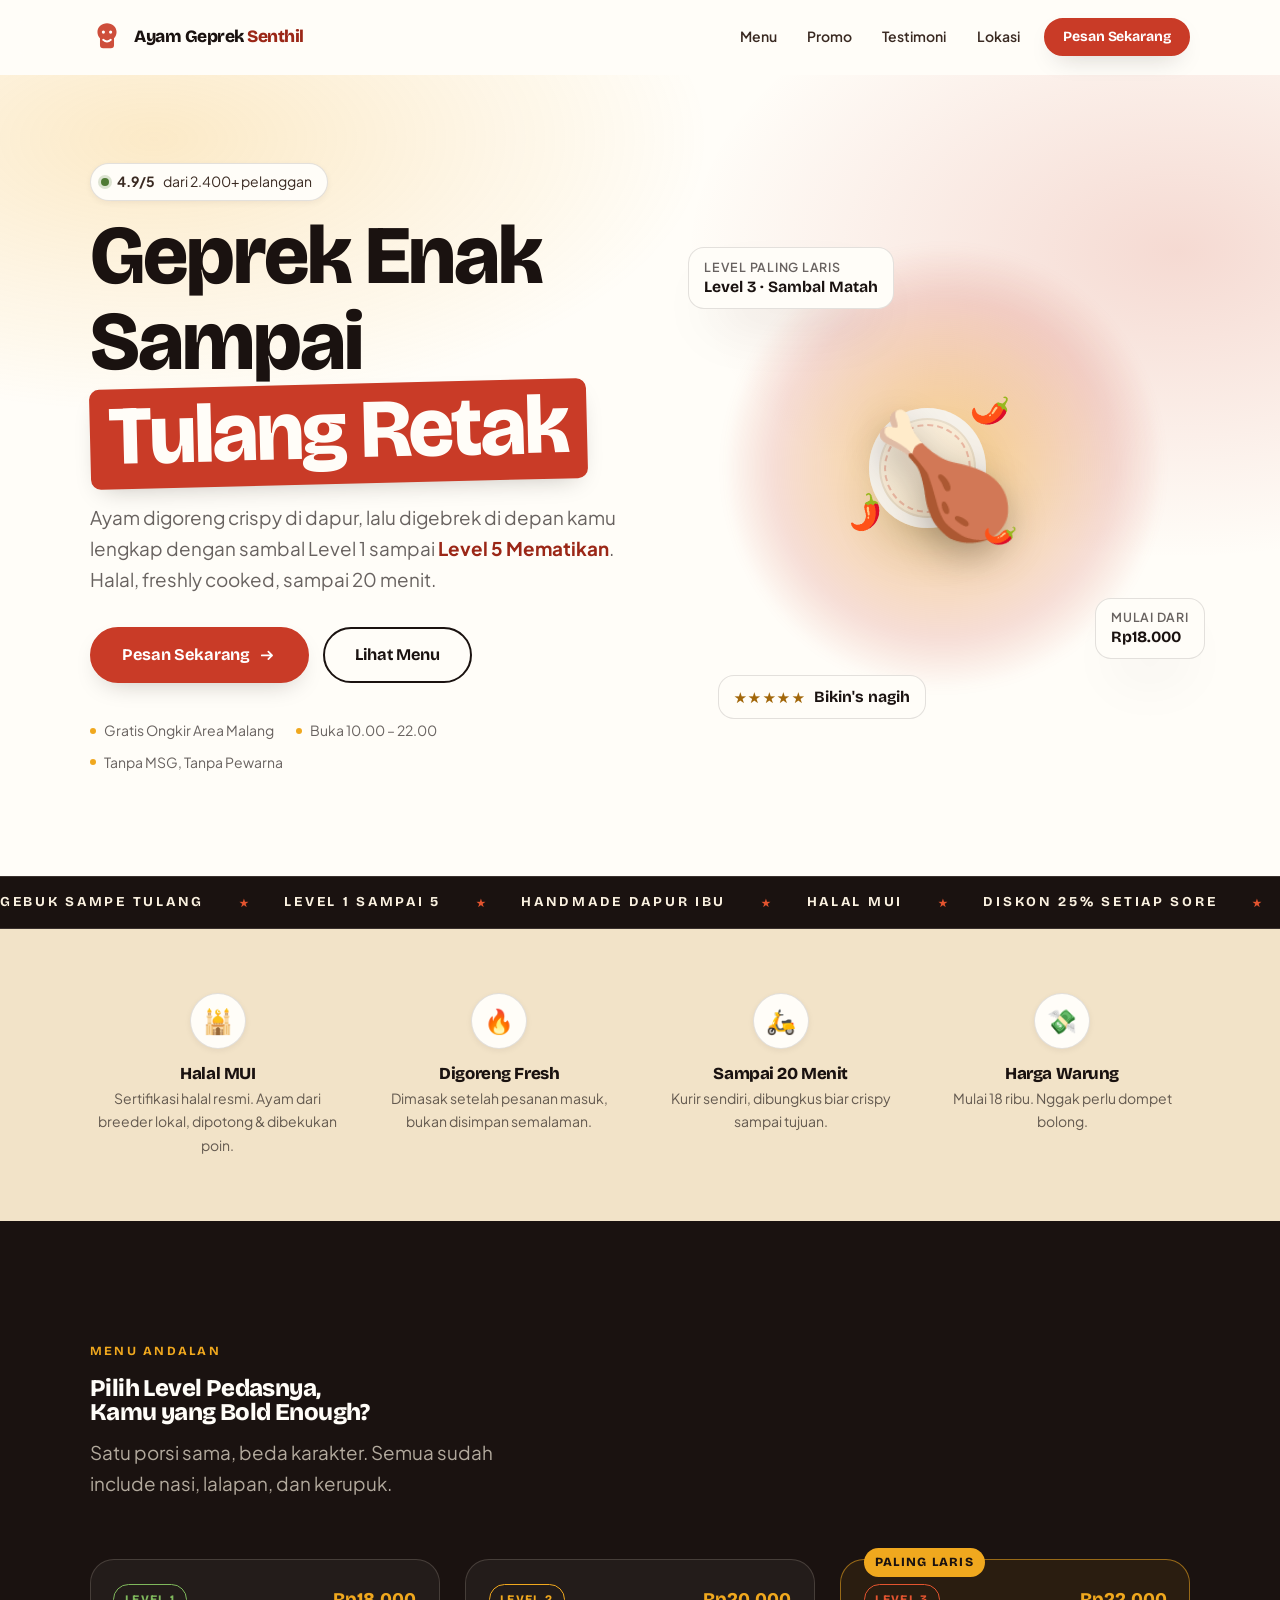
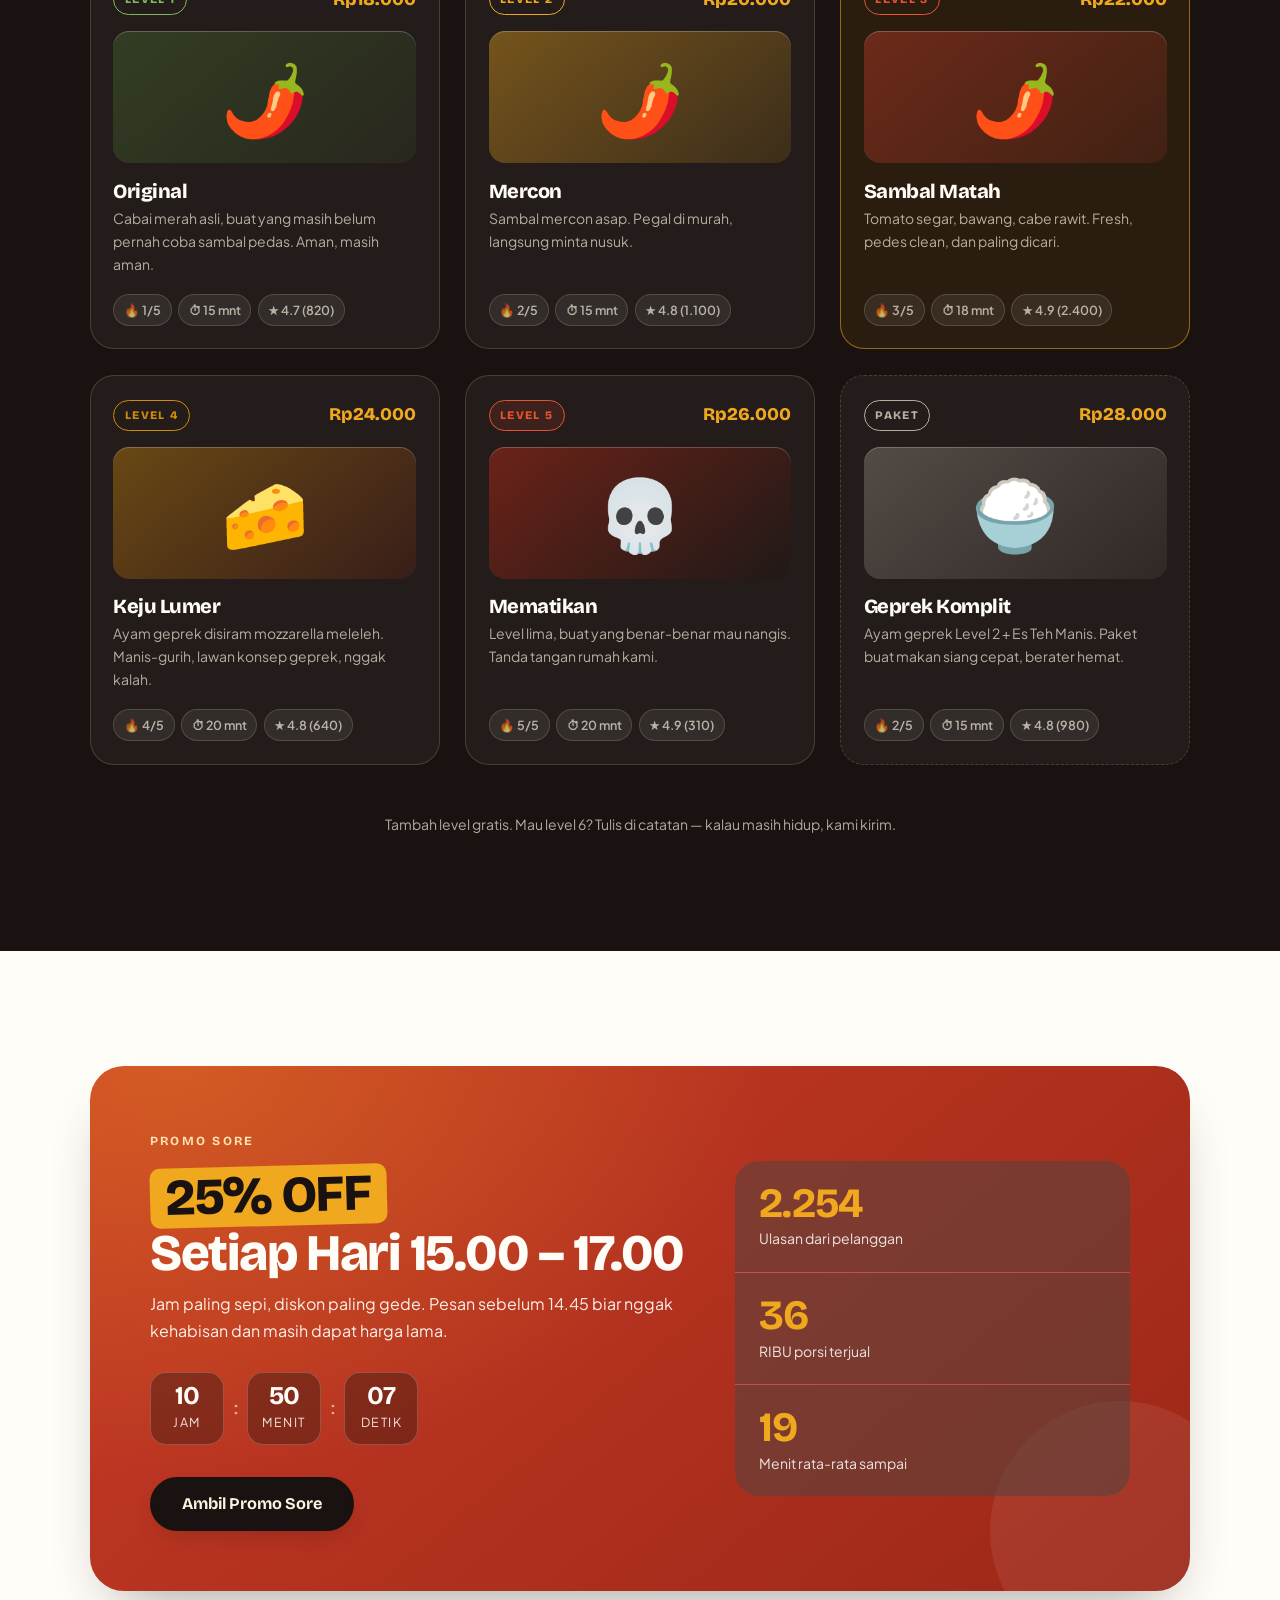
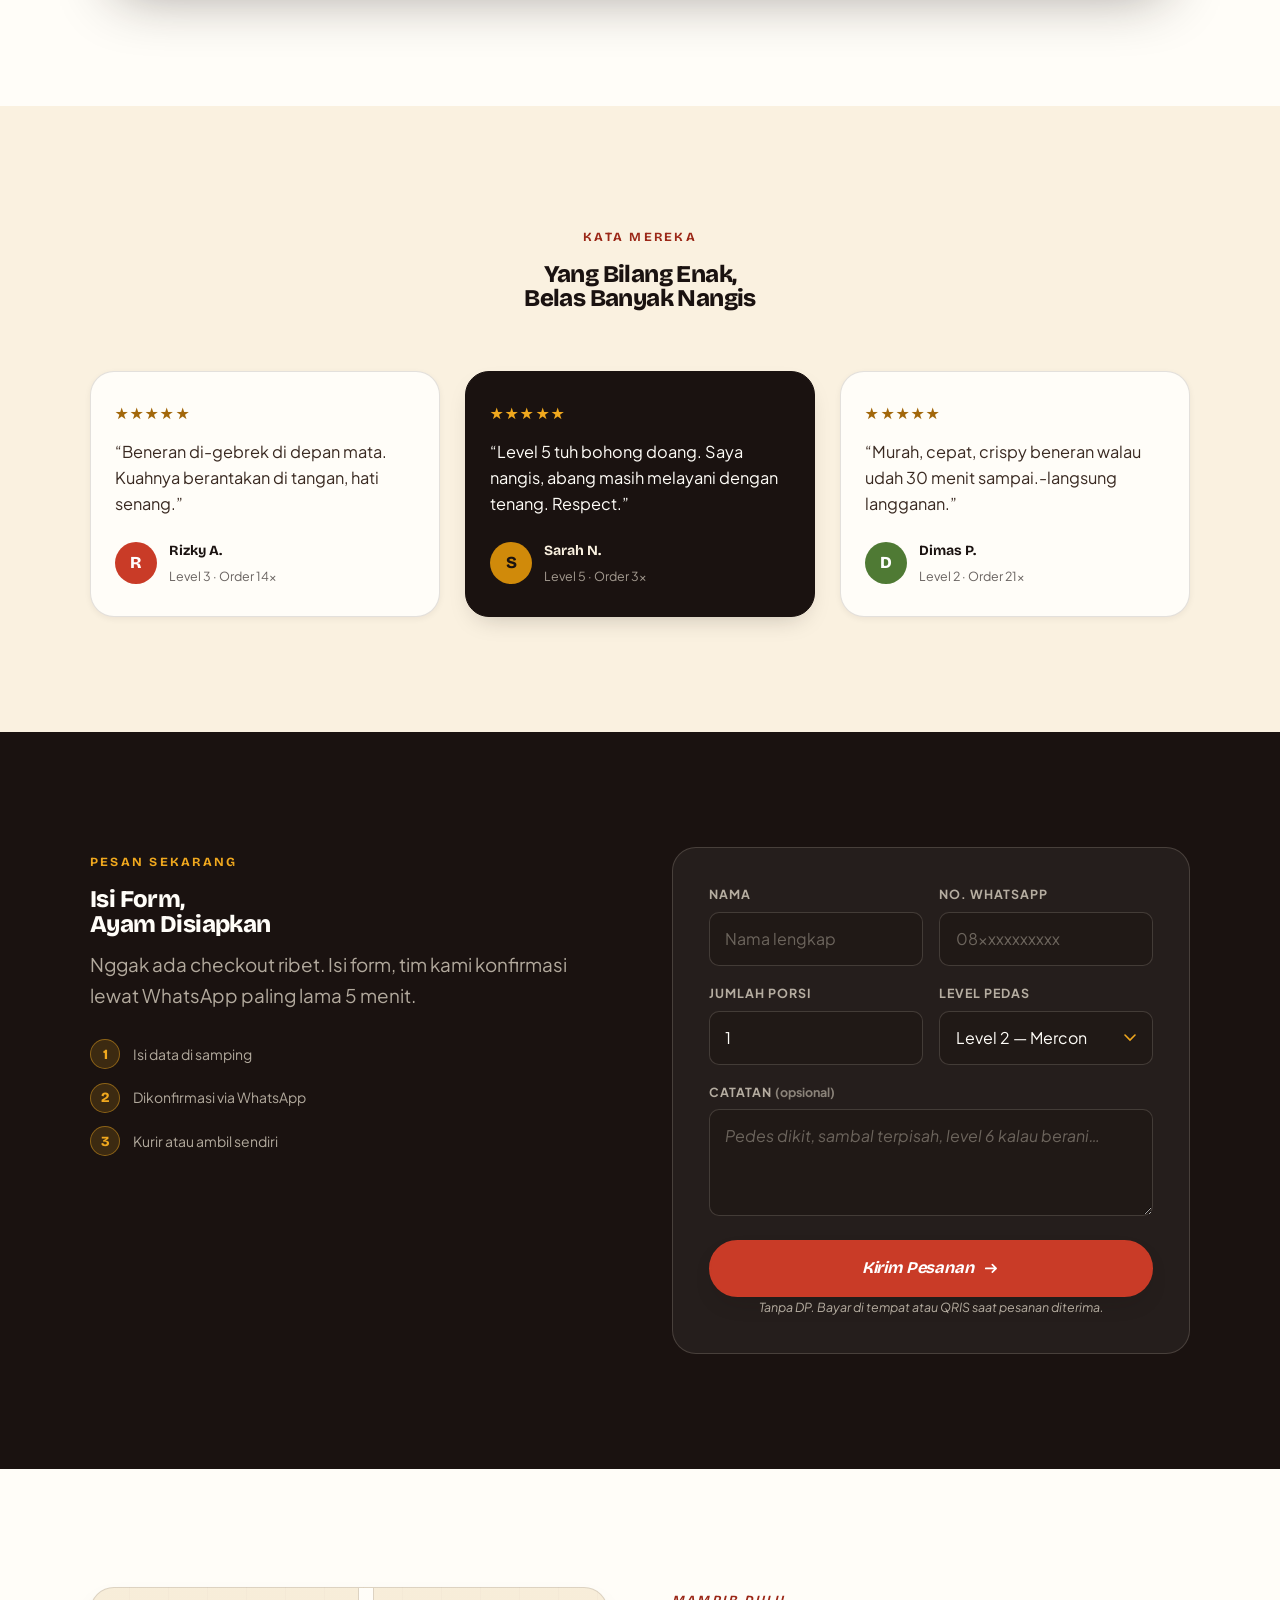
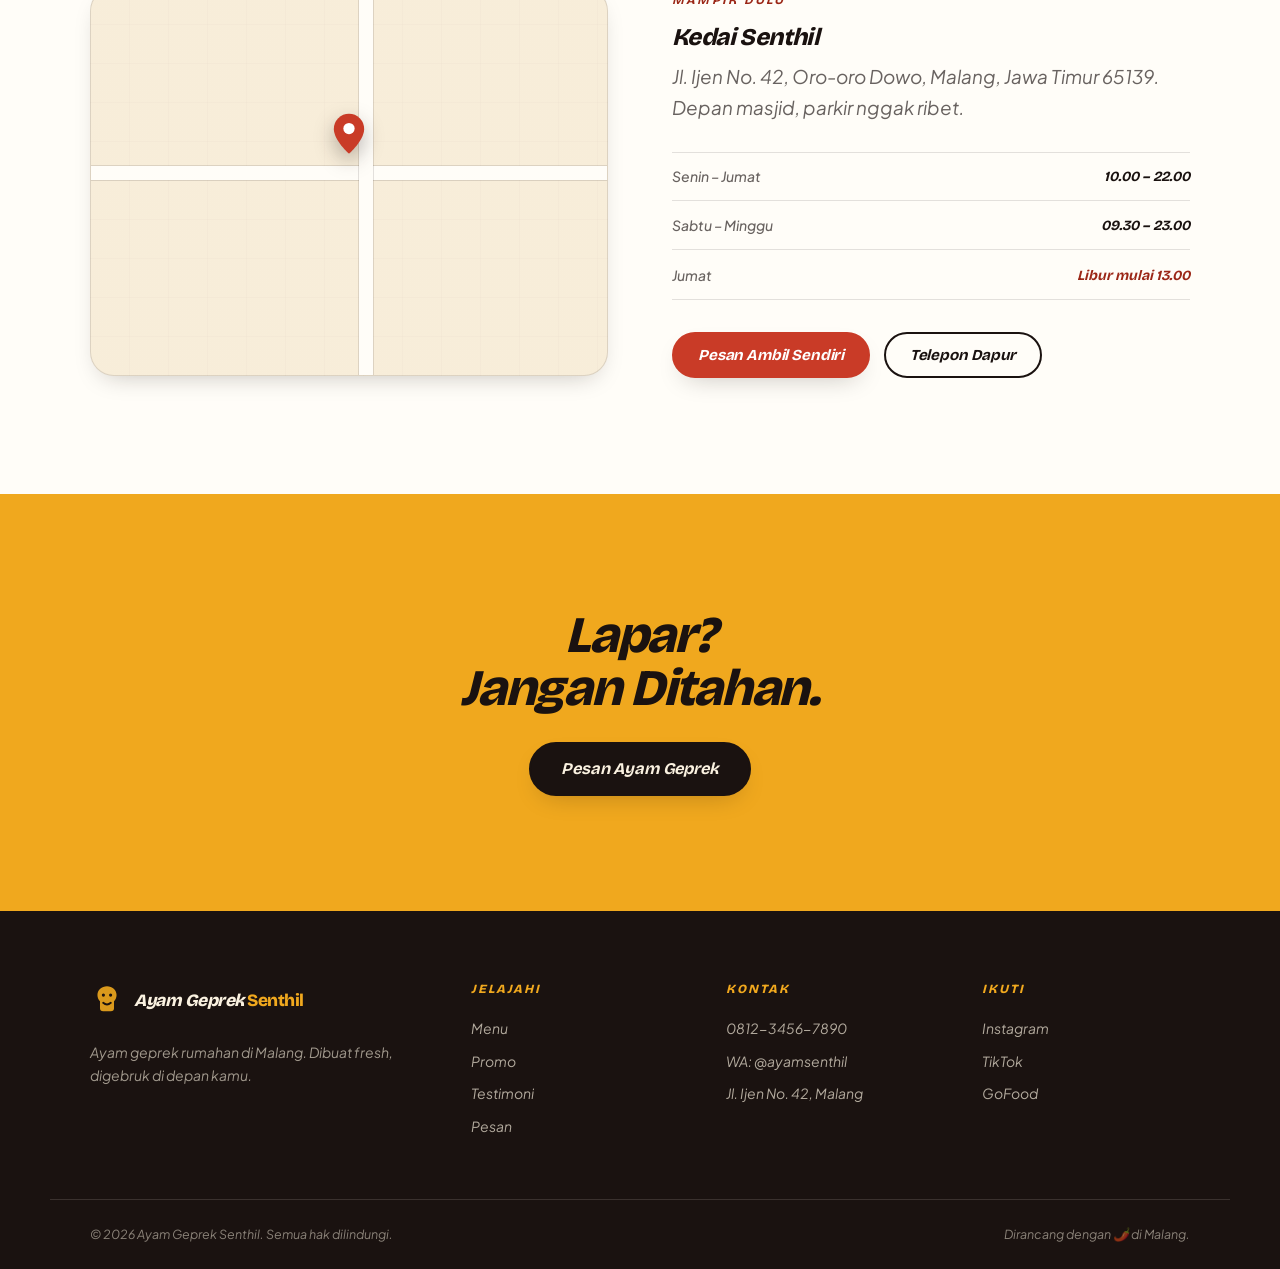
<file: index.html>
<!DOCTYPE html>
<html lang="id">
<head>
<meta charset="UTF-8">
<meta name="viewport" content="width=device-width, initial-scale=1.0">
<title>Ayam Geprek Senthil — Geprek Enak, Nggak Ada Buленныхnya</title>
<meta name="description" content="Ayam Geprek Senthil — ayam geprek crispy dengan sambal level 1 sampai 5. Halal, fresh, dikirim cepat. Pemesanan via WhatsApp.">
<link rel="preconnect" href="https://fonts.googleapis.com">
<link rel="preconnect" href="https://fonts.gstatic.com" crossorigin>
<link href="https://fonts.googleapis.com/css2?family=Bricolage+Grotesque:opsz,wght@12..96,600;12..96,700;12..96,800&family=Plus+Jakarta+Sans:wght@400;500;600;700&display=swap" rel="stylesheet">
<link rel="stylesheet" href="style.css">
<script>document.documentElement.classList.add('js');</script>
</head>
<body>

<a class="skip-link" href="#menu">Langsung ke menu</a>

<!-- ============ NAV ============ -->
<header class="nav" id="nav">
  <div class="wrap nav__inner">
    <a class="brand" href="#top" aria-label="Ayam Geprek Senthil, ke beranda">
      <span class="brand__mark" aria-hidden="true">
        <svg viewBox="0 0 32 32" fill="none"><path d="M16 3c5 0 9 3.6 9 8.2 0 2.4-.9 4.5-2.4 5.9v6.4a3 3 0 0 1-3 3H12.4a3 3 0 0 1-3-3v-6.4C7.9 15.7 7 13.6 7 11.2 7 6.6 11 3 16 3Z" fill="currentColor" opacity=".9"/><circle cx="12.6" cy="11.4" r="1.5" fill="#FFF"/><circle cx="19.4" cy="11.4" r="1.5" fill="#FFF"/><path d="M12.4 18.6c2.2 1.9 5 1.9 7.2 0" stroke="#FFF" stroke-width="1.8" stroke-linecap="round"/></svg>
      </span>
      <span class="brand__text">Ayam Geprek <em>Senthil</em></span>
    </a>

    <nav class="nav__links" aria-label="Navigasi utama">
      <a href="#menu">Menu</a>
      <a href="#promo">Promo</a>
      <a href="#testimoni">Testimoni</a>
      <a href="#lokasi">Lokasi</a>
    </nav>

    <a class="btn btn--solid btn--sm nav__cta" href="#pesan">Pesan Sekarang</a>

    <button class="nav__burger" id="burger" aria-label="Buka menu navigasi" aria-expanded="false" aria-controls="mobileNav">
      <span></span><span></span><span></span>
    </button>
  </div>

  <div class="mobile-nav" id="mobileNav" hidden>
    <a href="#menu">Menu</a>
    <a href="#promo">Promo</a>
    <a href="#testimoni">Testimoni</a>
    <a href="#lokasi">Lokasi</a>
    <a class="btn btn--solid" href="#pesan">Pesan Sekarang</a>
  </div>
</header>

<main id="top">

<!-- ============ HERO ============ -->
<section class="hero">
  <div class="wrap hero__inner">

    <div class="hero__copy">
      <span class="pill reveal">
        <span class="pill__dot" aria-hidden="true"></span>
        <strong>4.9/5</strong> dari 2.400+ pelanggan
      </span>

      <h1 class="hero__title reveal" data-delay="1">
        Geprek Enak<br>
        Sampai <span class="hl">Tulang Retak</span>
      </h1>

      <p class="hero__lead reveal" data-delay="2">
        Ayam digoreng crispy di dapur, lalu digebrek di depan kamu lengkap dengan
        sambal Level 1 sampai <strong>Level 5 Mematikan</strong>. Halal, freshly cooked,
        sampai 20 menit.
      </p>

      <div class="hero__actions reveal" data-delay="3">
        <a class="btn btn--solid btn--lg" href="#pesan">
          Pesan Sekarang
          <svg class="btn__ico" viewBox="0 0 20 20" fill="none" aria-hidden="true"><path d="M4 10h11m-4-4 4 4-4 4" stroke="currentColor" stroke-width="1.8" stroke-linecap="round" stroke-linejoin="round"/></svg>
        </a>
        <a class="btn btn--ghost btn--lg" href="#menu">Lihat Menu</a>
      </div>

      <ul class="hero__meta reveal" data-delay="4">
        <li>Gratis Ongkir Area Malang</li>
        <li>Buka 10.00 – 22.00</li>
        <li>Tanpa MSG, Tanpa Pewarna</li>
      </ul>
    </div>

    <div class="hero__art reveal" data-delay="2">
      <div class="art">
        <div class="art__glow" aria-hidden="true"></div>

        <div class="art__plate" aria-hidden="true">
          <div class="plate">
            <div class="plate__ring"></div>
            <div class="plate__food">
              <span class="chicken">🍗</span>
              <span class="chili chili--1">🌶️</span>
              <span class="chili chili--2">🌶️</span>
              <span class="chili chili--3">🌶️</span>
            </div>
          </div>
        </div>

        <div class="card-float card-float--level">
          <span class="card-float__label">Level Paling Laris</span>
          <strong>Level 3 · Sambal Matah</strong>
        </div>

        <div class="card-float card-float--price">
          <span class="card-float__label">Mulai dari</span>
          <strong>Rp18.000</strong>
        </div>

        <div class="card-float card-float--rating">
          <span class="stars" aria-hidden="true">★★★★★</span>
          <strong>Bikin's nagih</strong>
        </div>
      </div>
    </div>

  </div>
</section>

<!-- ============ MARQUEE ============ -->
<div class="marquee" aria-hidden="true">
  <div class="marquee__track">
    <span>GEBUK SAMPE TULANG</span><i>★</i>
    <span>LEVEL 1 SAMPAI 5</span><i>★</i>
    <span>HANDMADE DAPUR IBU</span><i>★</i>
    <span>HALAL MUI</span><i>★</i>
    <span>DISKON 25% SETIAP SORE</span><i>★</i>
    <span>GEBUK SAMPE TULANG</span><i>★</i>
    <span>LEVEL 1 SAMPAI 5</span><i>★</i>
    <span>HANDMADE DAPUR IBU</span><i>★</i>
    <span>HALAL MUI</span><i>★</i>
    <span>DISKON 25% SETIAP SORE</span><i>★</i>
  </div>
</div>

<!-- ============ BENEFIT ============ -->
<section class="benefits">
  <div class="wrap">
    <ul class="benefits__grid">
      <li class="benefit reveal">
        <span class="benefit__ico" aria-hidden="true">🕌</span>
        <h3>Halal MUI</h3>
        <p>Sertifikasi halal resmi. Ayam dari breeder lokal, dipotong &amp; dibekukan poin.</p>
      </li>
      <li class="benefit reveal" data-delay="1">
        <span class="benefit__ico" aria-hidden="true">🔥</span>
        <h3>Digoreng Fresh</h3>
        <p>Dimasak setelah pesanan masuk, bukan disimpan semalaman.</p>
      </li>
      <li class="benefit reveal" data-delay="2">
        <span class="benefit__ico" aria-hidden="true">🛵</span>
        <h3>Sampai 20 Menit</h3>
        <p>Kurir sendiri, dibungkus biar crispy sampai tujuan.</p>
      </li>
      <li class="benefit reveal" data-delay="3">
        <span class="benefit__ico" aria-hidden="true">💸</span>
        <h3>Harga Warung</h3>
        <p>Mulai 18 ribu. Nggak perlu dompet bolong.</p>
      </li>
    </ul>
  </div>
</section>

<!-- ============ MENU ============ -->
<section class="section section--dark" id="menu">
  <div class="wrap">
    <header class="sec-head">
      <span class="eyebrow reveal">Menu Andalan</span>
      <h2 class="reveal" data-delay="1">Pilih Level Pedasnya,<br>Kamu yang Bold Enough?</h2>
      <p class="sec-head__lead reveal" data-delay="2">Satu porsi sama, beda karakter. Semua sudah include nasi, lalapan, dan kerupuk.</p>
    </header>

    <div class="menu-grid">

      <article class="menu-card reveal">
        <div class="menu-card__head">
          <span class="lvl lvl--1">Level 1</span>
          <span class="menu-card__price">Rp18.000</span>
        </div>
        <div class="menu-card__visual lvlbg--1" aria-hidden="true">🌶️</div>
        <h3>Original</h3>
        <p>Cabai merah asli, buat yang masih belum pernah coba sambal pedas. Aman, masih aman.</p>
        <ul class="menu-card__meta">
          <li>🔥 1/5</li><li>⏱ 15 mnt</li><li>★ 4.7 (820)</li>
        </ul>
      </article>

      <article class="menu-card reveal" data-delay="1">
        <div class="menu-card__head">
          <span class="lvl lvl--2">Level 2</span>
          <span class="menu-card__price">Rp20.000</span>
        </div>
        <div class="menu-card__visual lvlbg--2" aria-hidden="true">🌶️</div>
        <h3>Mercon</h3>
        <p>Sambal mercon asap. Pegal di murah, langsung minta nusuk.</p>
        <ul class="menu-card__meta">
          <li>🔥 2/5</li><li>⏱ 15 mnt</li><li>★ 4.8 (1.100)</li>
        </ul>
      </article>

      <article class="menu-card menu-card--hot reveal" data-delay="2">
        <span class="menu-card__flag">Paling Laris</span>
        <div class="menu-card__head">
          <span class="lvl lvl--3">Level 3</span>
          <span class="menu-card__price">Rp22.000</span>
        </div>
        <div class="menu-card__visual lvlbg--3" aria-hidden="true">🌶️</div>
        <h3>Sambal Matah</h3>
        <p>Tomato segar, bawang, cabe rawit. Fresh, pedes clean, dan paling dicari.</p>
        <ul class="menu-card__meta">
          <li>🔥 3/5</li><li>⏱ 18 mnt</li><li>★ 4.9 (2.400)</li>
        </ul>
      </article>

      <article class="menu-card reveal">
        <div class="menu-card__head">
          <span class="lvl lvl--4">Level 4</span>
          <span class="menu-card__price">Rp24.000</span>
        </div>
        <div class="menu-card__visual lvlbg--4" aria-hidden="true">🧀</div>
        <h3>Keju Lumer</h3>
        <p>Ayam geprek disiram mozzarella meleleh. Manis-gurih, lawan konsep geprek, nggak kalah.</p>
        <ul class="menu-card__meta">
          <li>🔥 4/5</li><li>⏱ 20 mnt</li><li>★ 4.8 (640)</li>
        </ul>
      </article>

      <article class="menu-card reveal" data-delay="1">
        <div class="menu-card__head">
          <span class="lvl lvl--5">Level 5</span>
          <span class="menu-card__price">Rp26.000</span>
        </div>
        <div class="menu-card__visual lvlbg--5" aria-hidden="true">💀</div>
        <h3>Mematikan</h3>
        <p>Level lima, buat yang benar-benar mau nangis. Tanda tangan rumah kami.</p>
        <ul class="menu-card__meta">
          <li>🔥 5/5</li><li>⏱ 20 mnt</li><li>★ 4.9 (310)</li>
        </ul>
      </article>

      <article class="menu-card menu-card--set reveal" data-delay="2">
        <div class="menu-card__head">
          <span class="lvl lvl--set">Paket</span>
          <span class="menu-card__price">Rp28.000</span>
        </div>
        <div class="menu-card__visual lvlbg--set" aria-hidden="true">🍚</div>
        <h3>Geprek Komplit</h3>
        <p>Ayam geprek Level 2 + Es Teh Manis. Paket buat makan siang cepat, berater hemat.</p>
        <ul class="menu-card__meta">
          <li>🔥 2/5</li><li>⏱ 15 mnt</li><li>★ 4.8 (980)</li>
        </ul>
      </article>

    </div>

    <p class="menu-note reveal">Tambah level gratis. Mau level 6? Tulis di catatan — kalau masih hidup, kami kirim.</p>
  </div>
</section>

<!-- ============ PROMO ============ -->
<section class="section promo" id="promo">
  <div class="wrap">
    <div class="promo__card reveal">
      <div class="promo__body">
        <span class="eyebrow eyebrow--light">Promo Sore</span>
        <h2 class="promo__title"><span class="promo__disc">25% OFF</span><br>Setiap Hari 15.00 – 17.00</h2>
        <p class="promo__lead">
          Jam paling sepi, diskon paling gede. Pesan sebelum 14.45 biar nggak kehabisan
          dan masih dapat harga lama.
        </p>

        <div class="countdown" id="countdown" aria-live="polite">
          <div class="countdown__cell"><strong data-cd="h">00</strong><span>Jam</span></div>
          <div class="countdown__sep">:</div>
          <div class="countdown__cell"><strong data-cd="m">00</strong><span>Menit</span></div>
          <div class="countdown__sep">:</div>
          <div class="countdown__cell"><strong data-cd="s">00</strong><span>Detik</span></div>
        </div>

        <a class="btn btn--dark btn--lg" href="#pesan">Ambil Promo Sore</a>
      </div>

      <div class="promo__stats">
        <div class="stat">
          <strong class="stat__num" data-count="2400">0</strong>
          <span>Ulasan dari pelanggan</span>
        </div>
        <div class="stat">
          <strong class="stat__num" data-count="38">0</strong>
          <span>RIBU porsi terjual</span>
        </div>
        <div class="stat">
          <strong class="stat__num" data-count="20">0</strong>
          <span>Menit rata-rata sampai</span>
        </div>
      </div>
    </div>
  </div>
</section>

<!-- ============ TESTIMONI ============ -->
<section class="section section--cream" id="testimoni">
  <div class="wrap">
    <header class="sec-head sec-head--center">
      <span class="eyebrow reveal">Kata Mereka</span>
      <h2 class="reveal" data-delay="1">Yang Bilang Enak,<br>Belas Banyak Nangis</h2>
    </header>

    <div class="testi-grid">
      <figure class="testi reveal">
        <div class="testi__stars" aria-label="5 dari 5 bintang">★★★★★</div>
        <blockquote>“Beneran di-gebrek di depan mata. Kuahnya berantakan di tangan, hati senang.”</blockquote>
        <figcaption>
          <span class="avatar avatar--1">R</span>
          <div><strong>Rizky A.</strong><small>Level 3 · Order 14×</small></div>
        </figcaption>
      </figure>

      <figure class="testi testi--featured reveal" data-delay="1">
        <div class="testi__stars" aria-label="5 dari 5 bintang">★★★★★</div>
        <blockquote>“Level 5 tuh bohong doang. Saya nangis, abang masih melayani dengan tenang. Respect.”</blockquote>
        <figcaption>
          <span class="avatar avatar--2">S</span>
          <div><strong>Sarah N.</strong><small>Level 5 · Order 3×</small></div>
        </figcaption>
      </figure>

      <figure class="testi reveal" data-delay="2">
        <div class="testi__stars" aria-label="5 dari 5 bintang">★★★★★</div>
        <blockquote>“Murah, cepat, crispy beneran walau udah 30 menit sampai.-langsung langganan.”</blockquote>
        <figcaption>
          <span class="avatar avatar--3">D</span>
          <div><strong>Dimas P.</strong><small>Level 2 · Order 21×</small></div>
        </figcaption>
      </figure>
    </div>
  </div>
</section>

<!-- ============ FORM PEMESANAN ============ -->
<section class="section section--dark order" id="pesan">
  <div class="wrap order__inner">

    <div class="order__copy">
      <span class="eyebrow eyebrow--light reveal">Pesan Sekarang</span>
      <h2 class="reveal" data-delay="1">Isi Form,<br>Ayam Disiapkan</h2>
      <p class="sec-head__lead reveal" data-delay="2">
        Nggak ada checkout ribet. Isi form, tim kami konfirmasi lewat WhatsApp
        paling lama 5 menit.
      </p>

      <ul class="order__steps reveal" data-delay="3">
        <li><span>1</span> Isi data di samping</li>
        <li><span>2</span> Dikonfirmasi via WhatsApp</li>
        <li><span>3</span> Kurir atau ambil sendiri</li>
      </ul>
    </div>

    <form class="form reveal" data-delay="2" id="orderForm" novalidate>
      <div class="form__row">
        <label class="field">
          <span>Nama</span>
          <input type="text" name="nama" placeholder="Nama lengkap" required autocomplete="name">
        </label>
        <label class="field">
          <span>No. WhatsApp</span>
          <input type="tel" name="hp" placeholder="08xxxxxxxxxx" required autocomplete="tel" inputmode="numeric">
        </label>
      </div>

      <div class="form__row">
        <label class="field">
          <span>Jumlah Porsi</span>
          <input type="number" name="porsi" value="1" min="1" max="50" required>
        </label>
        <label class="field">
          <span>Level Pedas</span>
          <select name="level">
            <option value="1">Level 1 — Original</option>
            <option value="2" selected>Level 2 — Mercon</option>
            <option value="3">Level 3 — Sambal Matah</option>
            <option value="4">Level 4 — Keju Lumer</option>
            <option value="5">Level 5 — Mematikan</option>
          </select>
        </label>
      </div>

      <label class="field">
        <span>Catatan <em>(opsional)</span></span>
        <textarea name="catatan" rows="3" placeholder="Pedes dikit, sambal terpisah, level 6 kalau berani…"></textarea>
      </label>

      <button class="btn btn--solid btn--lg btn--block" type="submit">
        Kirim Pesanan
        <svg class="btn__ico" viewBox="0 0 20 20" fill="none" aria-hidden="true"><path d="M4 10h11m-4-4 4 4-4 4" stroke="currentColor" stroke-width="1.8" stroke-linecap="round" stroke-linejoin="round"/></svg>
      </button>

      <p class="form__fine">Tanpa DP. Bayar di tempat atau QRIS saat pesanan diterima.</p>
    </form>

  </div>
</section>

<!-- ============ LOKASI ============ -->
<section class="section" id="lokasi">
  <div class="wrap locate__inner">

    <div class="locate__map reveal" aria-hidden="true">
      <div class="map">
        <span class="map__road"></span>
        <span class="map__road map__road--v"></span>
        <span class="map__pin">
          <svg viewBox="0 0 24 24" fill="none"><path d="M12 22s7-6.1 7-11.4A7 7 0 1 0 5 10.6C5 15.9 12 22 12 22Z" fill="currentColor"/><circle cx="12" cy="10.4" r="2.6" fill="#FFF"/></svg>
        </span>
      </div>
    </div>

    <div class="locate__info">
      <span class="eyebrow reveal">Mampir Dulu</span>
      <h2 class="reveal" data-delay="1">Kedai Senthil</h2>
      <p class="sec-head__lead reveal" data-delay="2">
        Jl. Ijen No. 42, Oro-oro Dowo, Malang, Jawa Timur 65139.
        Depan masjid, parkir nggak ribet.
      </p>

      <dl class="hours reveal" data-delay="3">
        <div><dt>Senin – Jumat</dt><dd>10.00 – 22.00</dd></div>
        <div><dt>Sabtu – Minggu</dt><dd>09.30 – 23.00</dd></div>
        <div><dt>Jumat</dt><dd class="is-holiday">Libur mulai 13.00</dd></div>
      </dl>

      <div class="locate__actions reveal" data-delay="4">
        <a class="btn btn--solid" href="#pesan">Pesan Ambil Sendiri</a>
        <a class="btn btn--ghost" href="tel:+623123456789">Telepon Dapur</a>
      </div>
    </div>

  </div>
</section>

<!-- ============ CTA PENUTUP ============ -->
<section class="closer">
  <div class="wrap closer__inner reveal">
    <h2>Lapar?<br>Jangan Ditahan.</h2>
    <a class="btn btn--dark btn--lg" href="#pesan">Pesan Ayam Geprek</a>
  </div>
</section>

</main>

<!-- ============ FOOTER ============ -->
<footer class="footer">
  <div class="wrap footer__inner">
    <div class="footer__brand">
      <a class="brand brand--light" href="#top">
        <span class="brand__mark" aria-hidden="true">
          <svg viewBox="0 0 32 32" fill="none"><path d="M16 3c5 0 9 3.6 9 8.2 0 2.4-.9 4.5-2.4 5.9v6.4a3 3 0 0 1-3 3H12.4a3 3 0 0 1-3-3v-6.4C7.9 15.7 7 13.6 7 11.2 7 6.6 11 3 16 3Z" fill="currentColor" opacity=".9"/><circle cx="12.6" cy="11.4" r="1.5" fill="#1A1210"/><circle cx="19.4" cy="11.4" r="1.5" fill="#1A1210"/><path d="M12.4 18.6c2.2 1.9 5 1.9 7.2 0" stroke="#1A1210" stroke-width="1.8" stroke-linecap="round"/></svg>
        </span>
        <span class="brand__text">Ayam Geprek <em>Senthil</em></span>
      </a>
      <p>Ayam geprek rumahan di Malang. Dibuat fresh, digebruk di depan kamu.</p>
    </div>

    <nav class="footer__col" aria-label="Menu footer">
      <h4>Jelajahi</h4>
      <a href="#menu">Menu</a>
      <a href="#promo">Promo</a>
      <a href="#testimoni">Testimoni</a>
      <a href="#pesan">Pesan</a>
    </nav>

    <div class="footer__col">
      <h4>Kontak</h4>
      <a href="tel:+623123456789">0812-3456-7890</a>
      <a href="#pesan">WA: @ayamsenthil</a>
      <p>Jl. Ijen No. 42, Malang</p>
    </div>

    <div class="footer__col">
      <h4>Ikuti</h4>
      <a href="#top">Instagram</a>
      <a href="#top">TikTok</a>
      <a href="#top">GoFood</a>
    </div>
  </div>

  <div class="wrap footer__bottom">
    <p>© 2026 Ayam Geprek Senthil. Semua hak dilindungi.</p>
    <p>Dirancang dengan 🌶️ di Malang.</p>
  </div>
</footer>

<script src="script.js"></script>
</body>
</html>
</file>
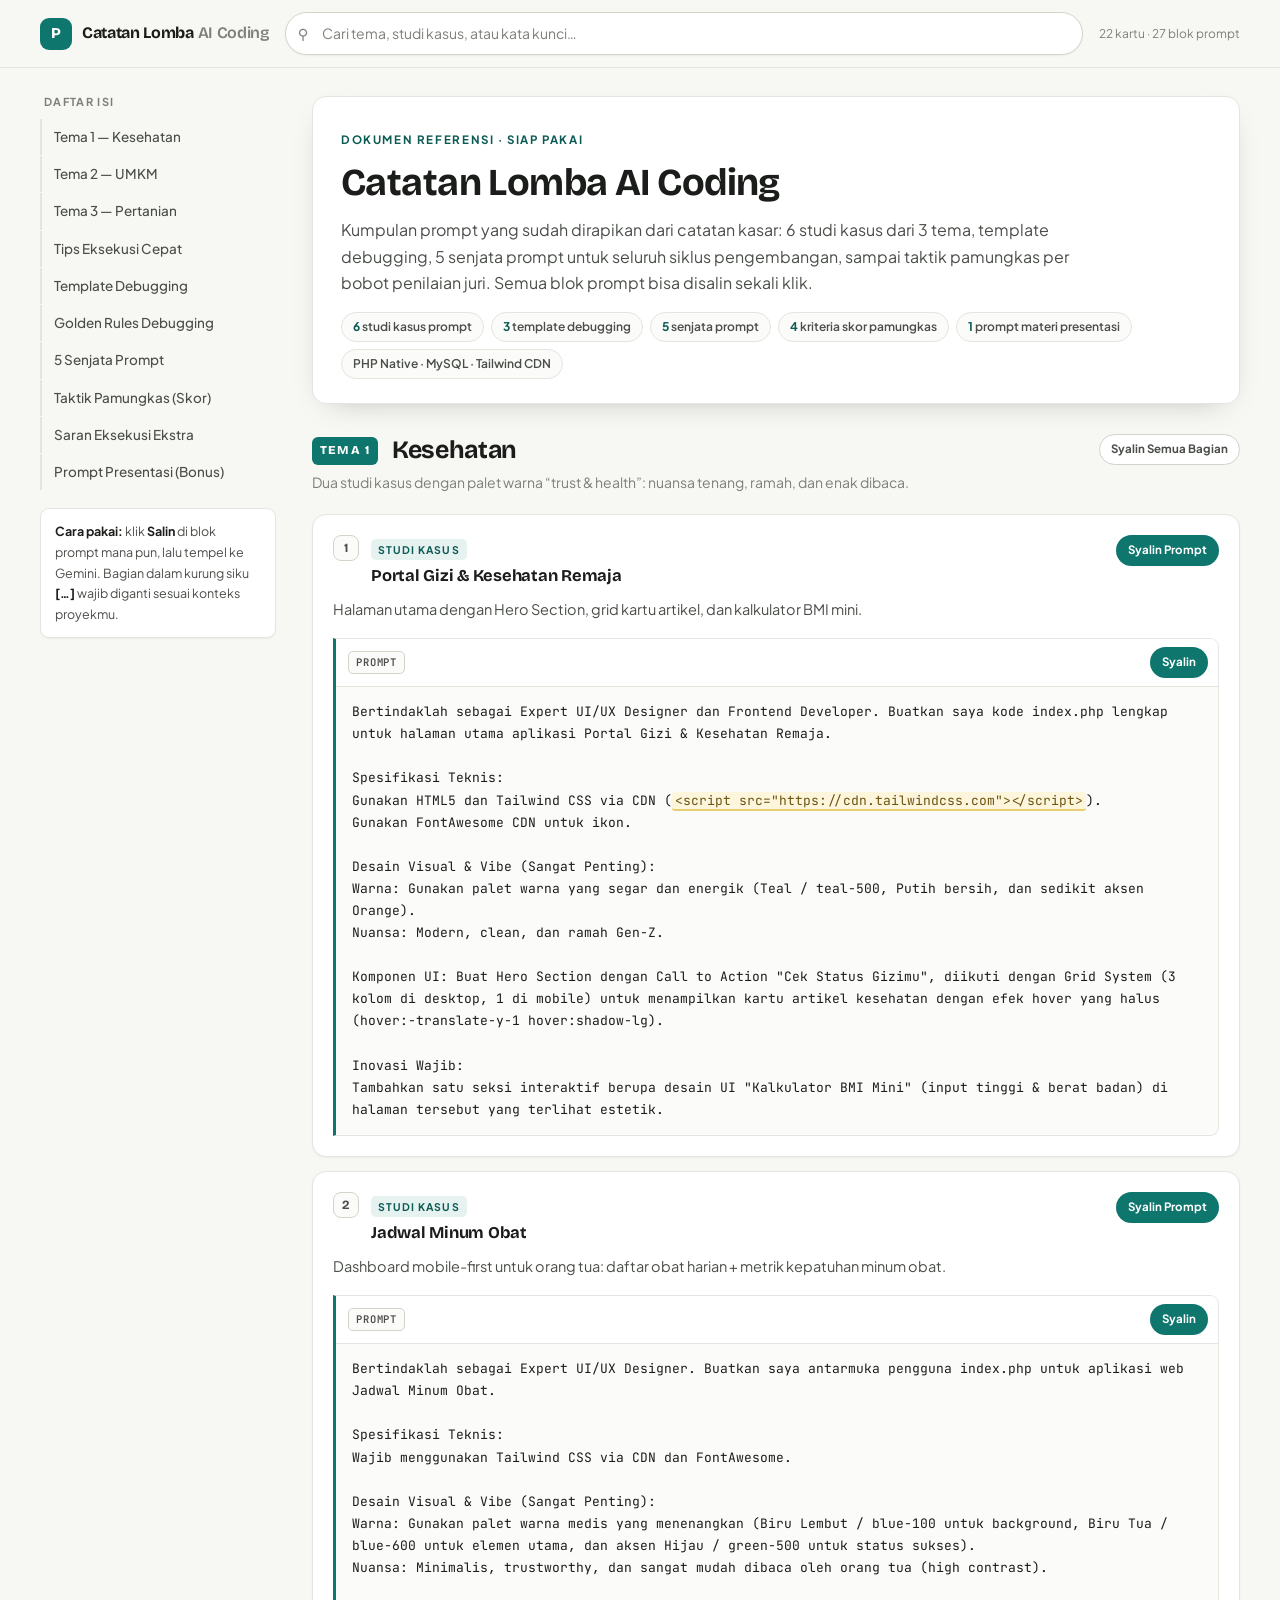
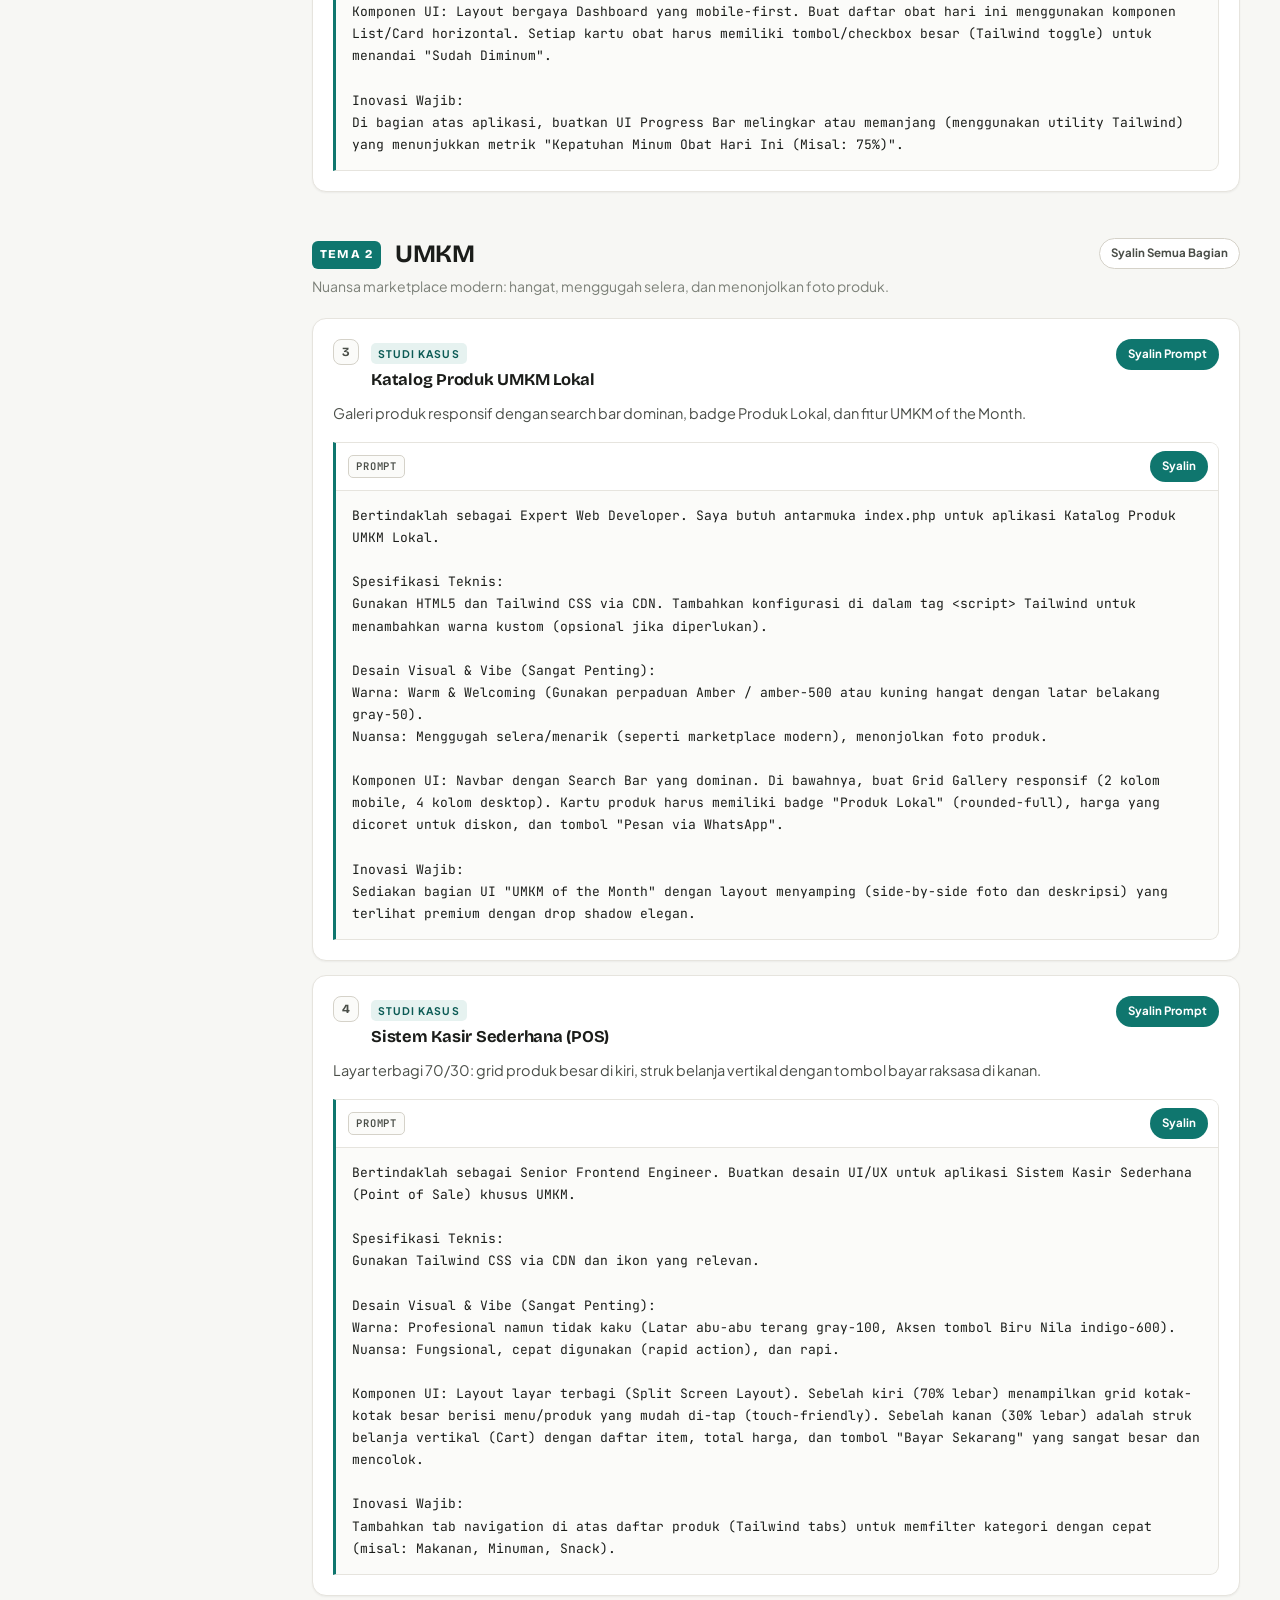
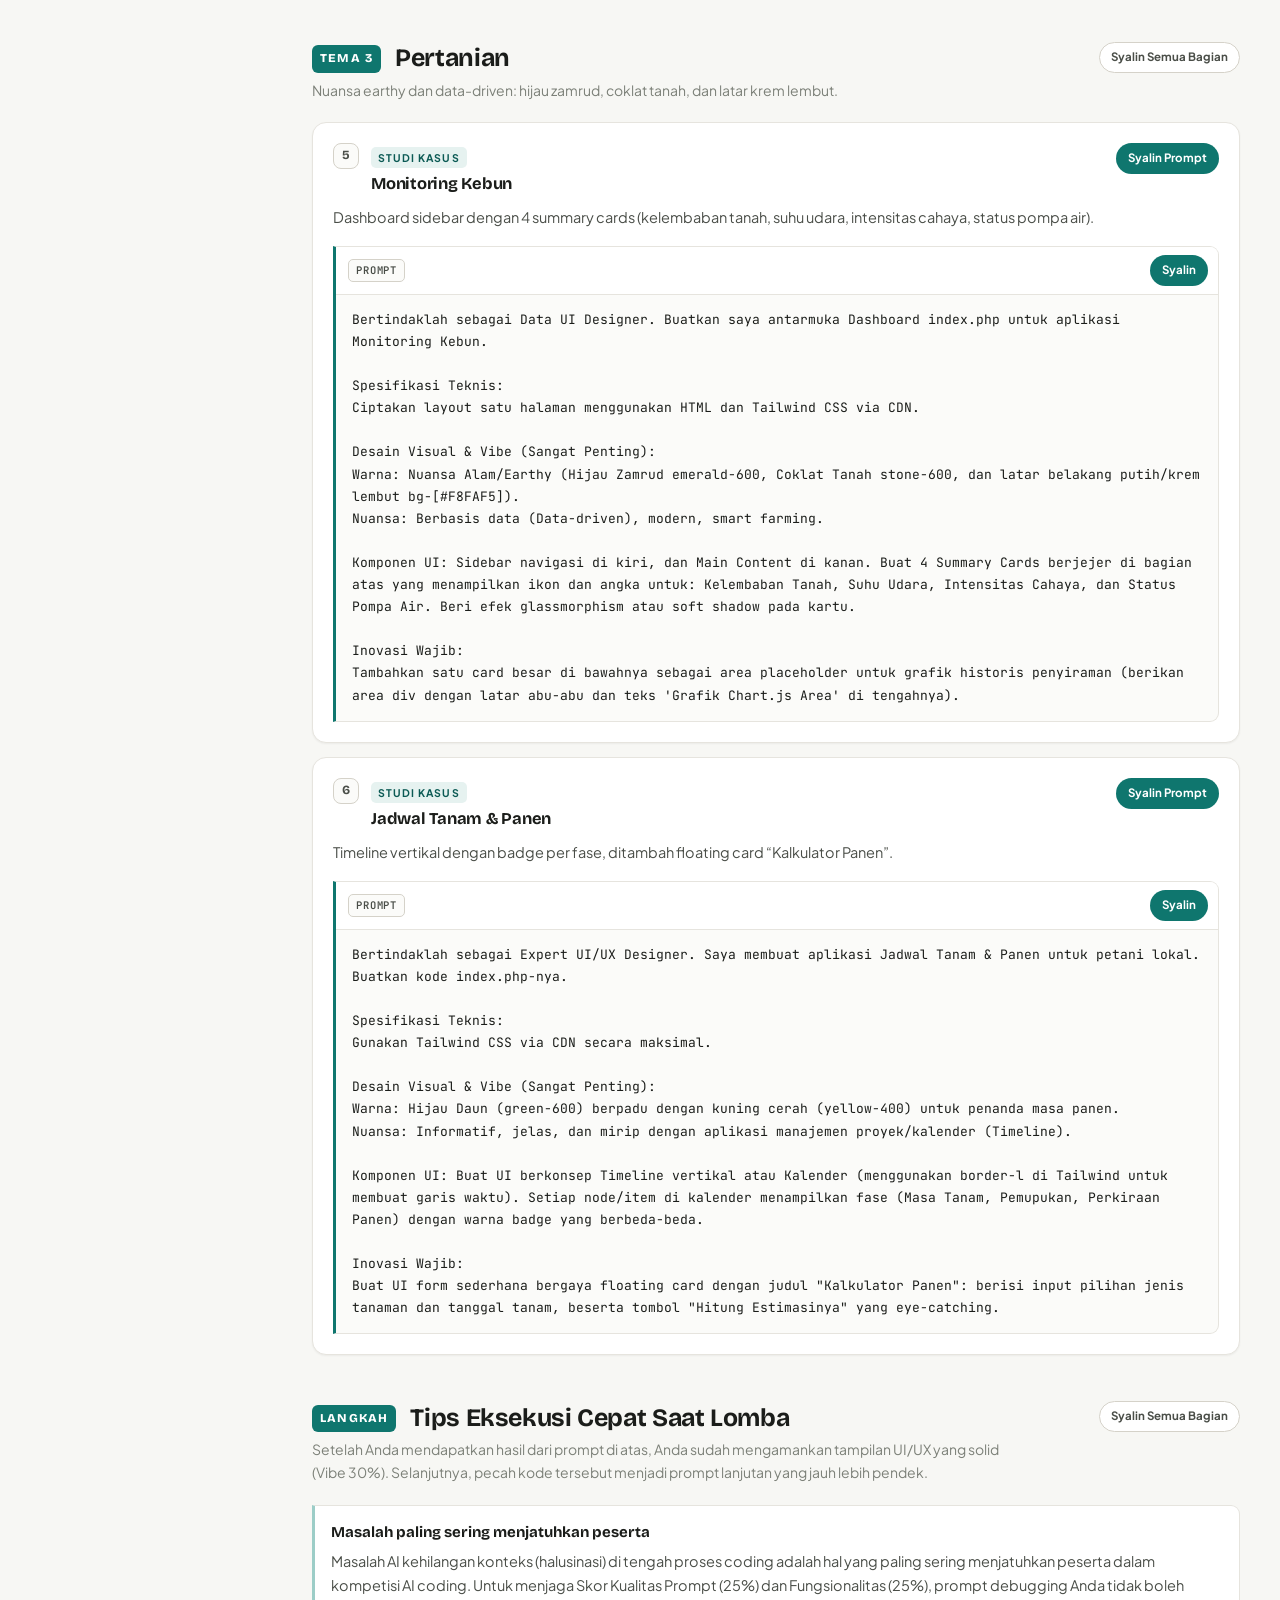
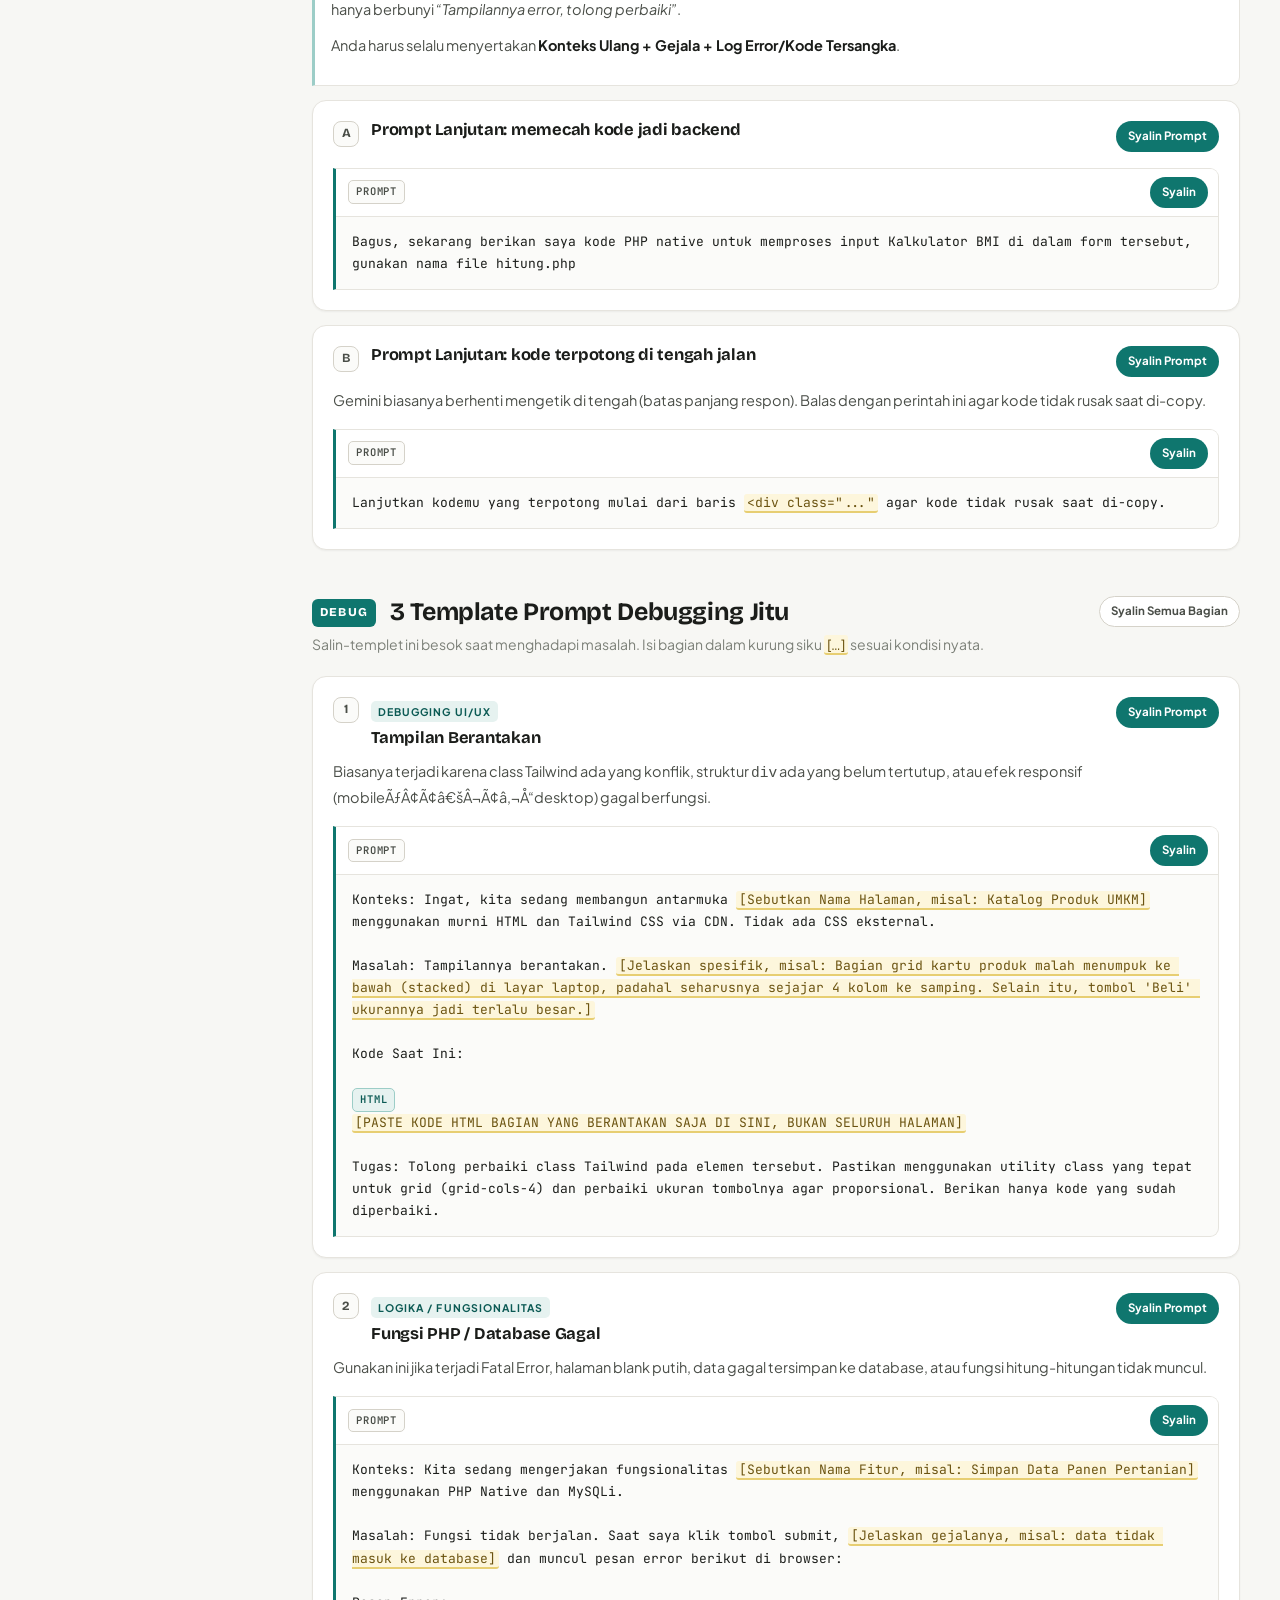
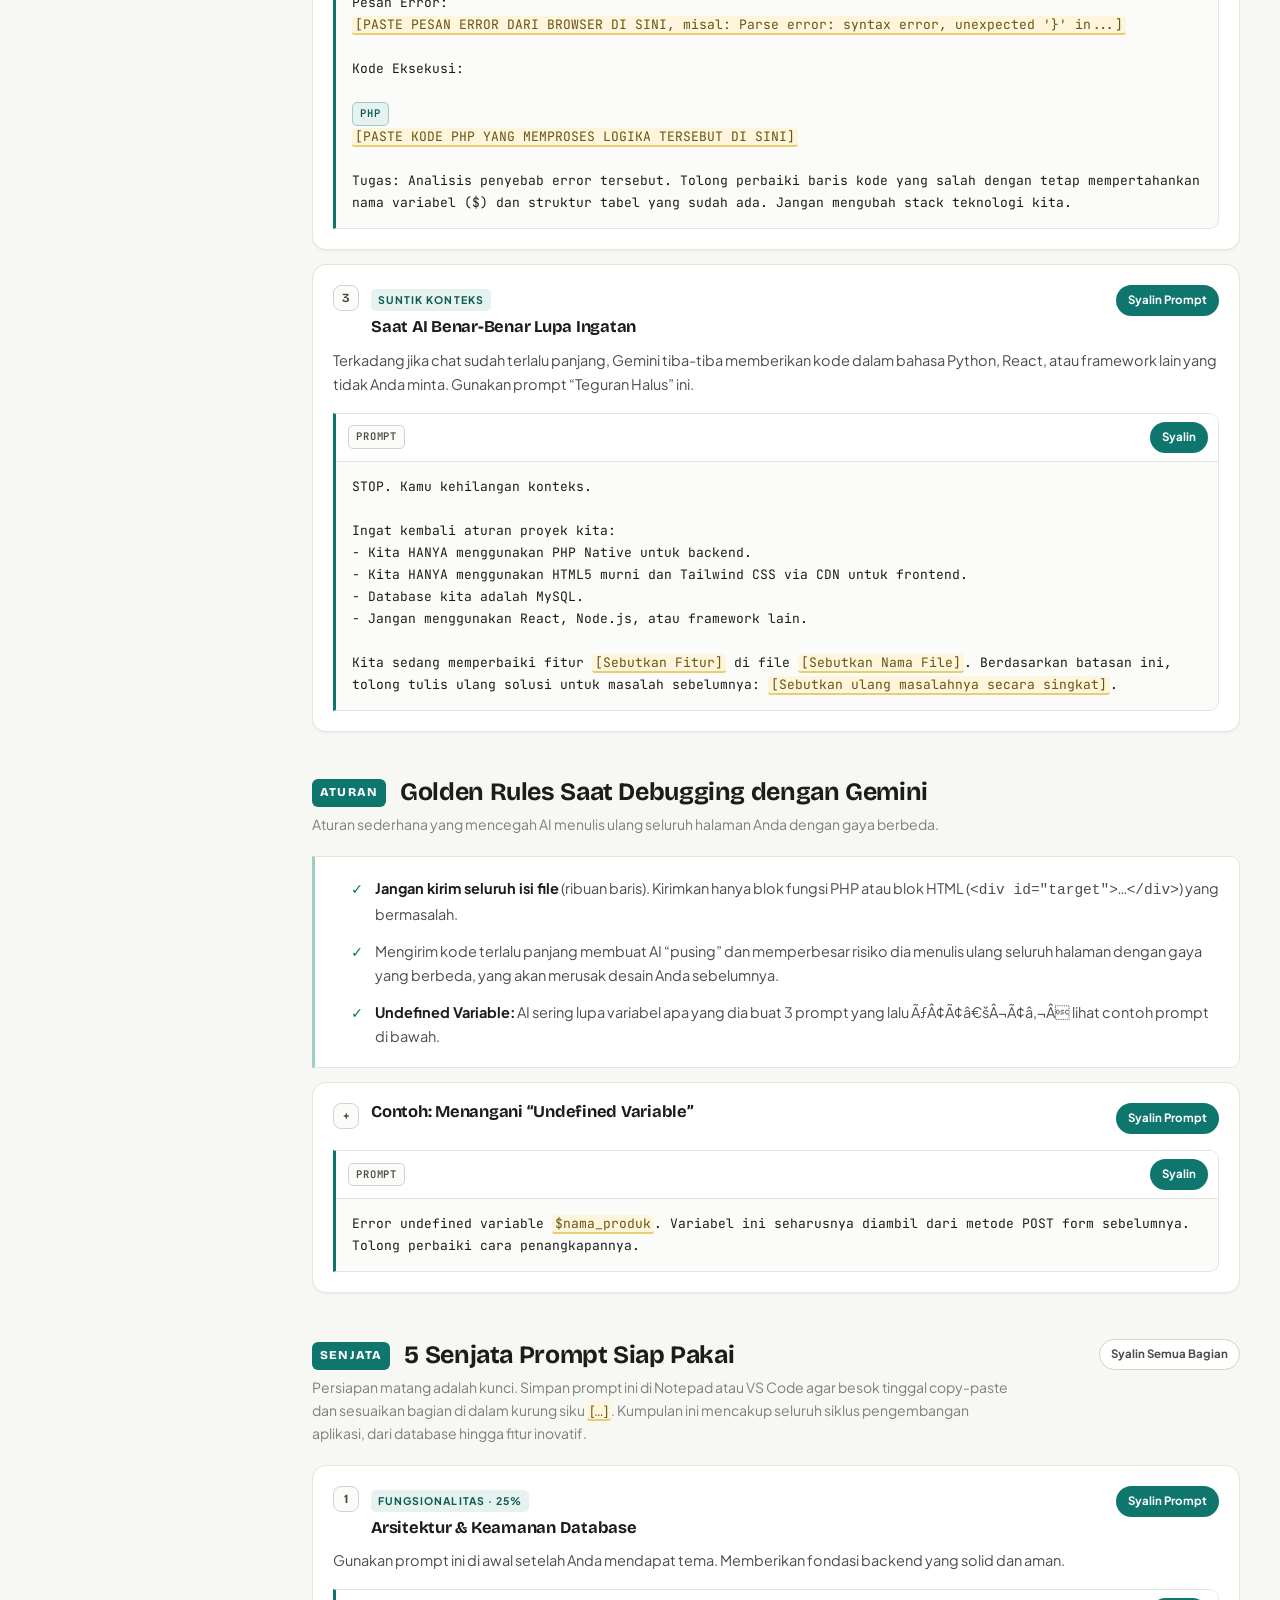
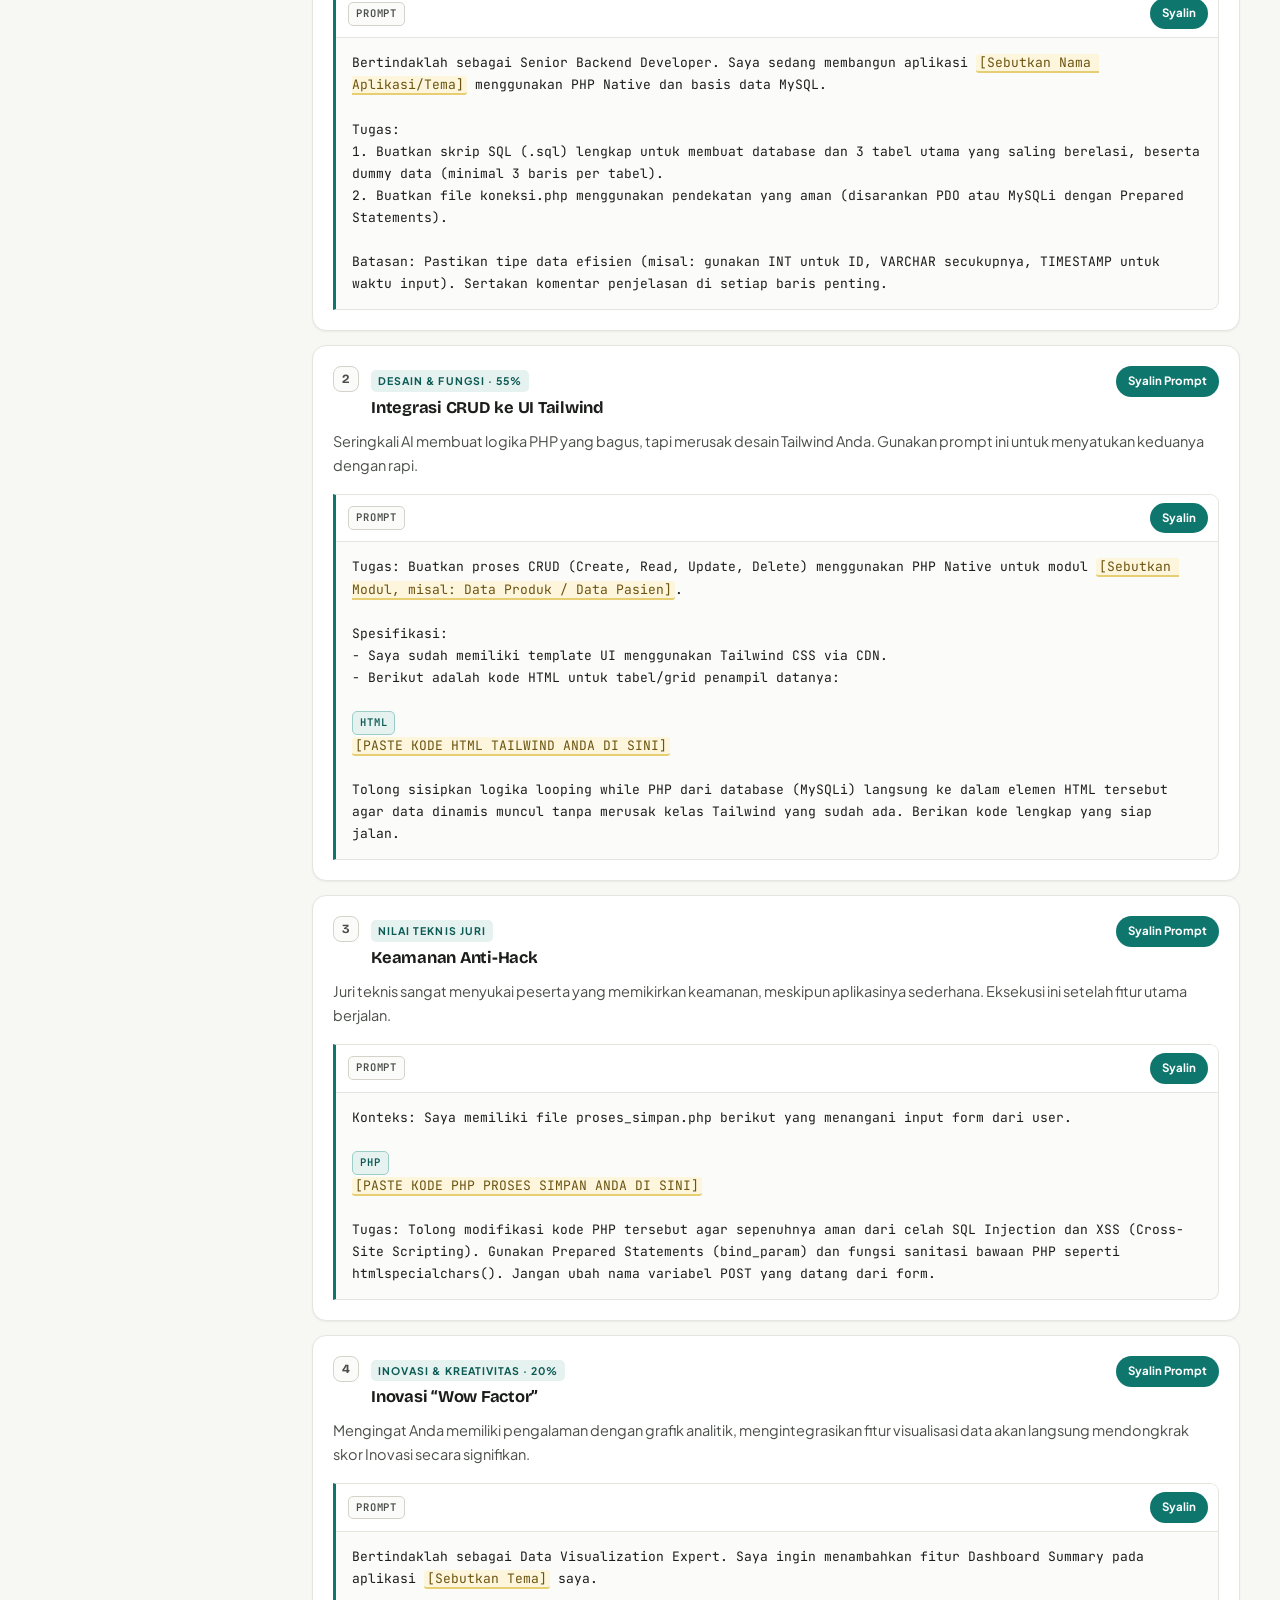
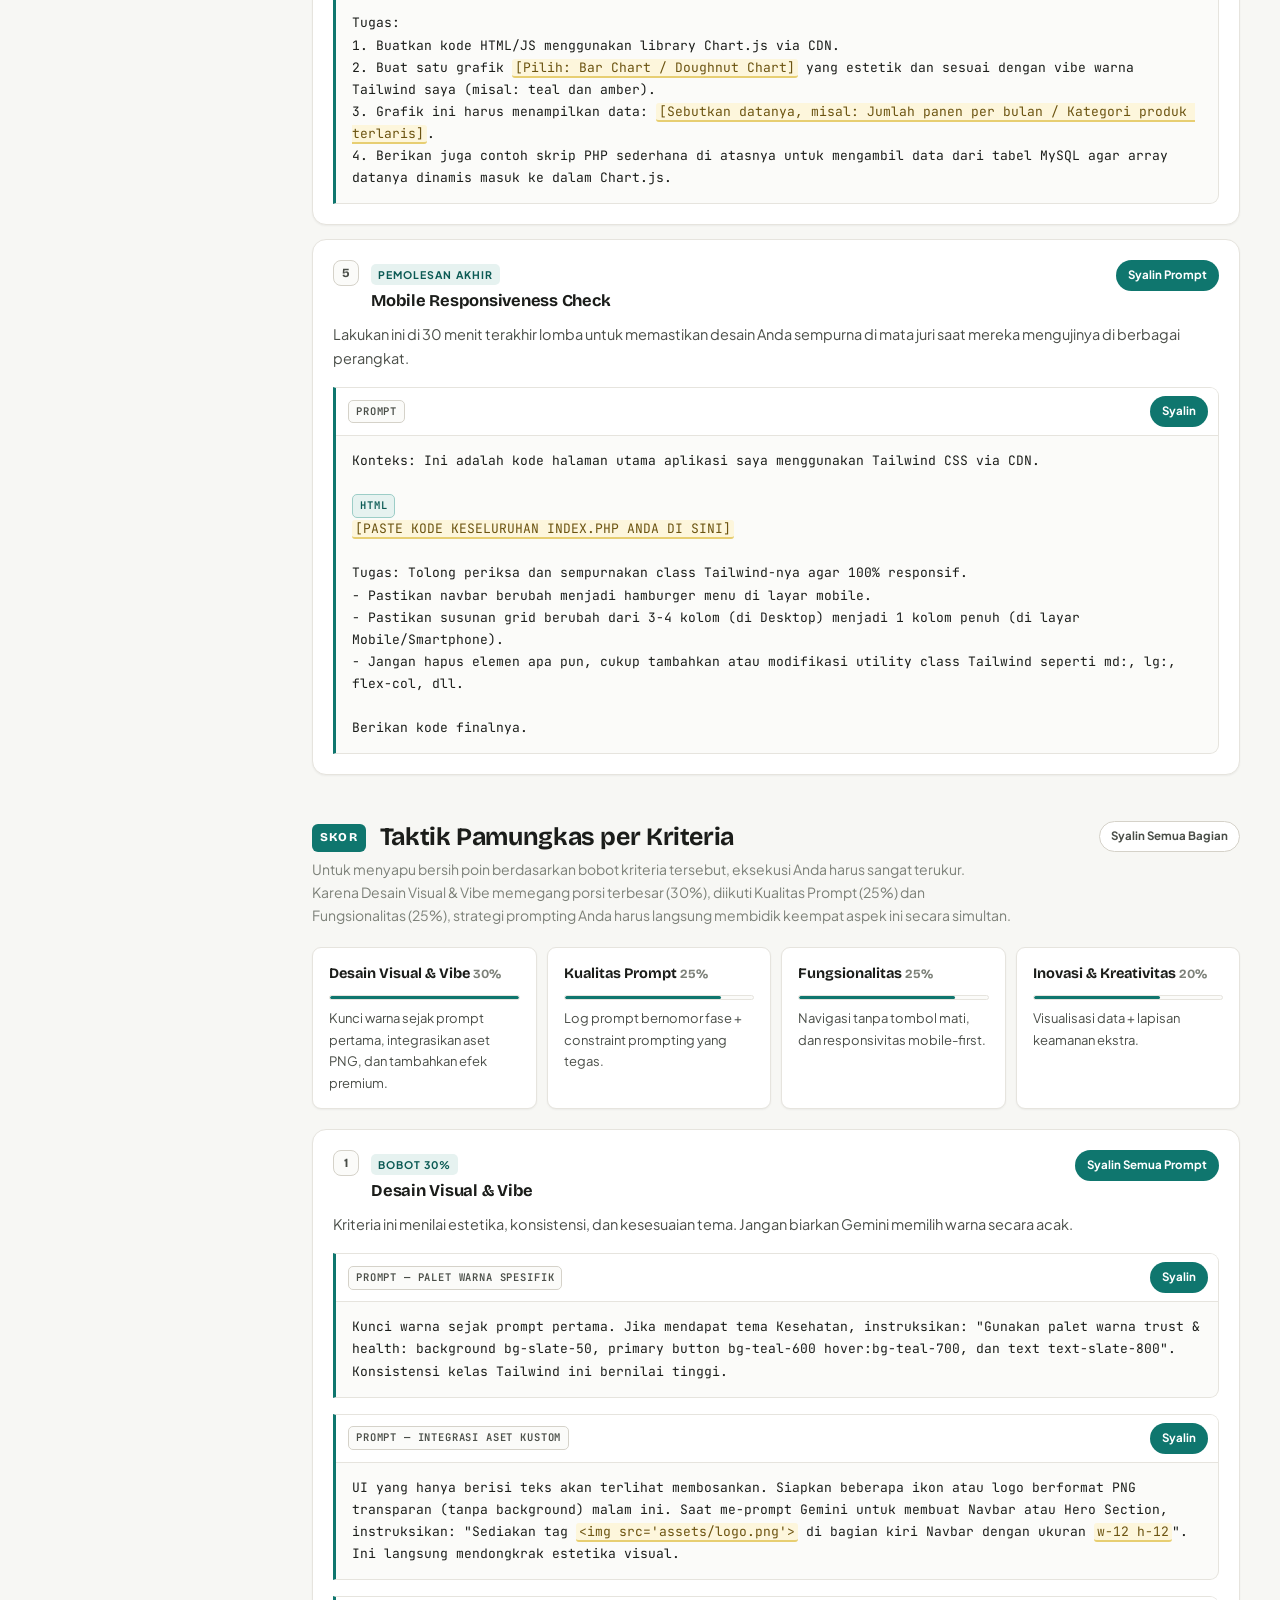
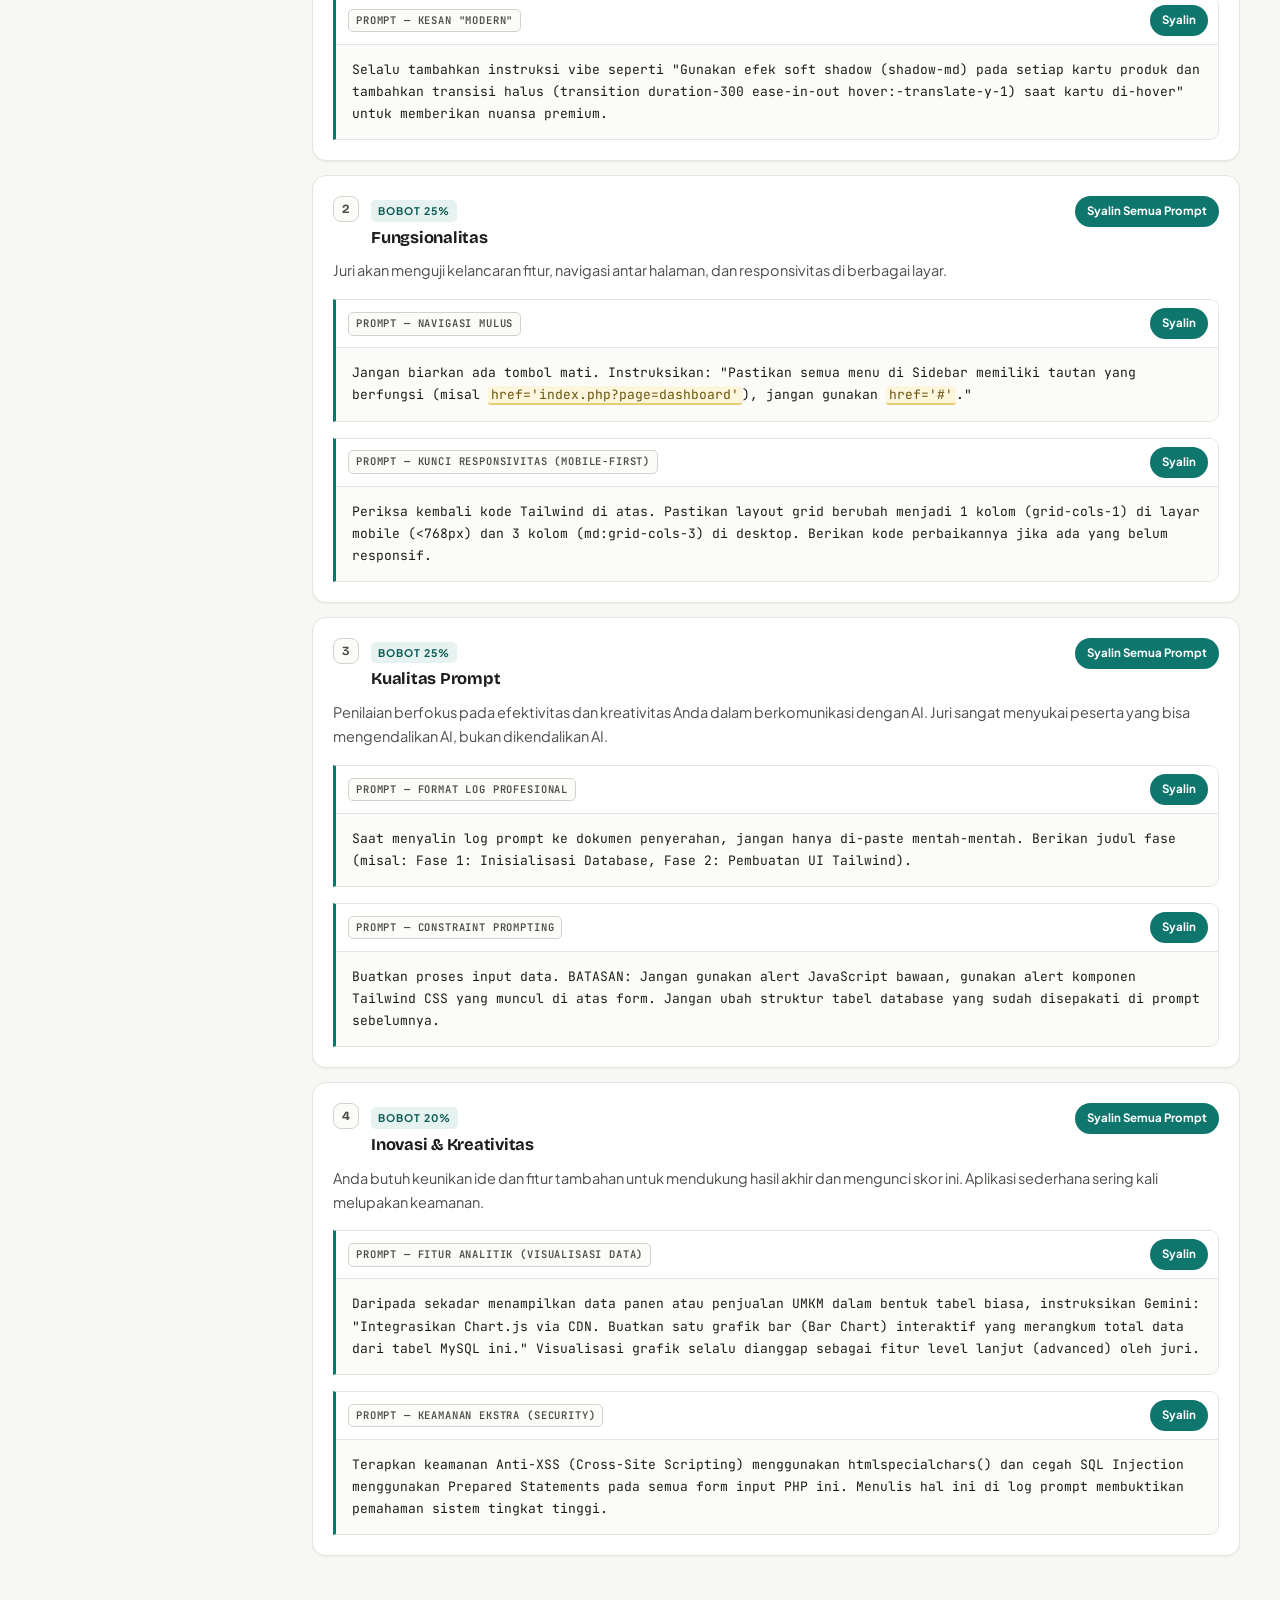
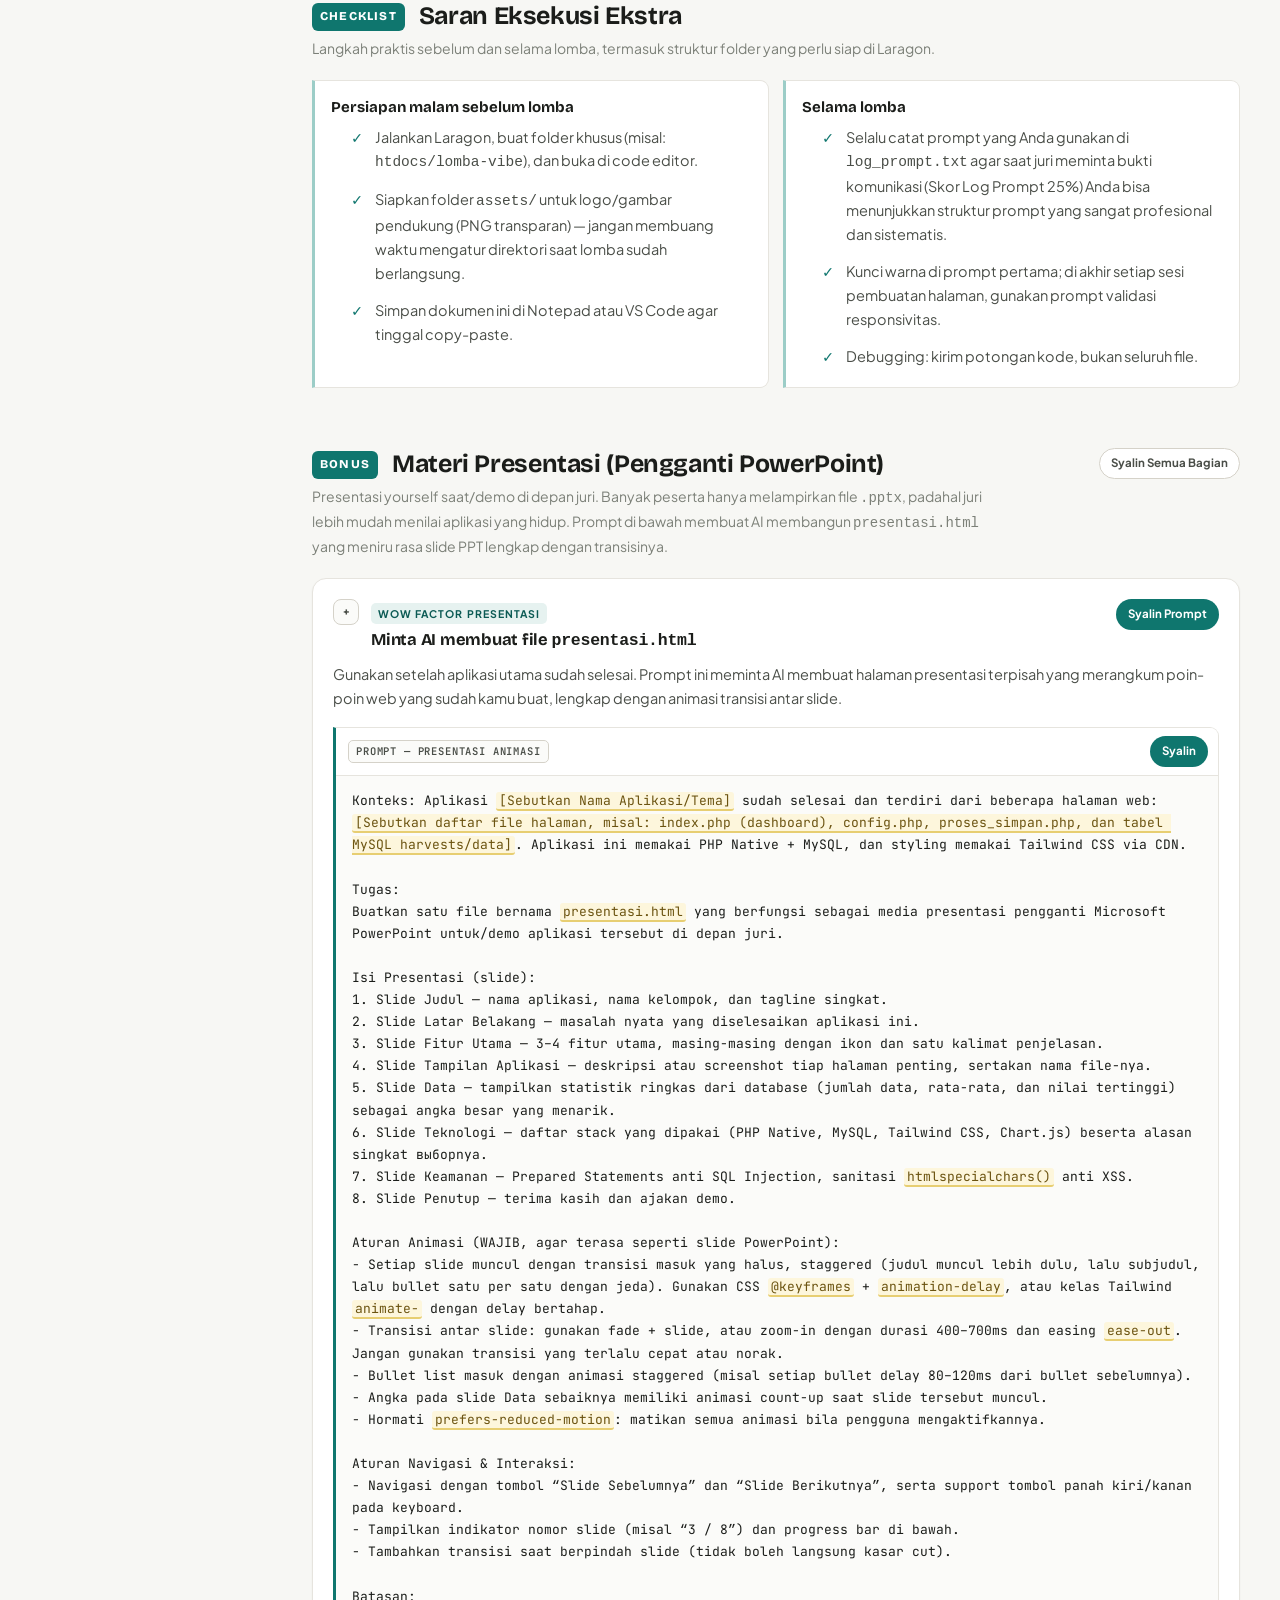
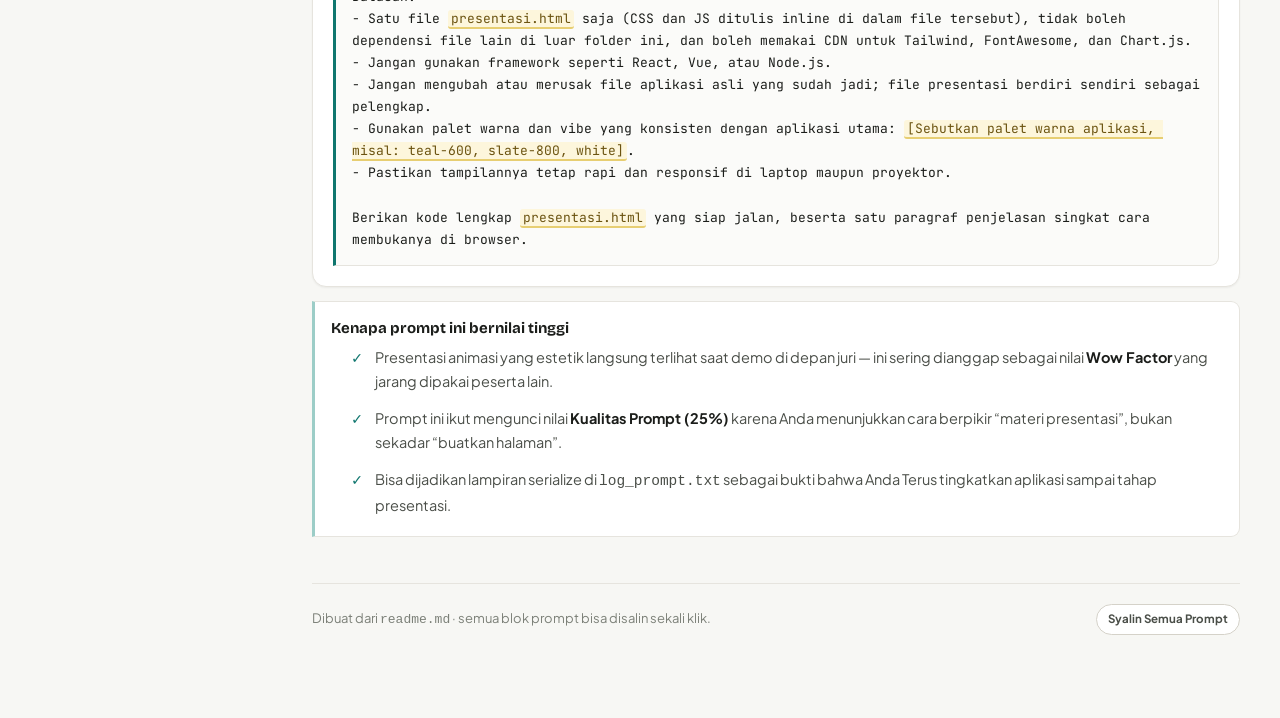
<file: readme.html>
<!DOCTYPE html>
<html lang="id">
<head>
<meta charset="UTF-8">
<meta name="viewport" content="width=device-width, initial-scale=1.0">
<title>Catatan Lomba AI Coding ÃƒÂ¢Ã¢â€šÂ¬Ã¢â‚¬Â Kumpulan Prompt Siap Pakai</title>
<meta name="description" content="Kumpulan prompt siap pakai untuk lomba AI coding: 6 studi kasus tema Kesehatan, UMKM, Pertanian, template debugging, dan taktik pamungkas.">
<link rel="preconnect" href="https://fonts.googleapis.com">
<link rel="preconnect" href="https://fonts.gstatic.com" crossorigin>
<link href="https://fonts.googleapis.com/css2?family=Bricolage+Grotesque:opsz,wght@12..96,600;12..96,700;12..96,800&family=Plus+Jakarta+Sans:wght@400;500;600;700&family=JetBrains+Mono:wght@400;500;600&display=swap" rel="stylesheet">
<style>
:root{
  --bg:#F7F7F4;
  --surface:#FFFFFF;
  --surface-2:#FBFBF9;
  --line:#E6E4DE;
  --line-strong:#D5D2C9;
  --ink:#1B1D1A;
  --ink-2:#4A4E48;
  --ink-3:#7C8078;
  --accent:#0F766E;
  --accent-ink:#0B5A54;
  --accent-soft:#E6F2F0;
  --accent-line:#9CCDC7;
  --warn-bg:#FDF6DC;
  --warn-line:#E7CE72;
  --radius:14px;
  --radius-sm:9px;
  --shadow-sm:0 1px 2px rgba(20,24,20,.05);
  --shadow:0 10px 30px -18px rgba(20,24,20,.35);
  --mono:"JetBrains Mono",ui-monospace,SFMono-Regular,Menlo,Consolas,monospace;
  --sans:"Plus Jakarta Sans",ui-sans-serif,system-ui,-apple-system,"Segoe UI",sans-serif;
  --display:"Bricolage Grotesque",var(--sans);
}
*,*::before,*::after{box-sizing:border-box}
html{scroll-behavior:smooth;scroll-padding-top:112px;-webkit-text-size-adjust:100%}
body{
  margin:0;background:var(--bg);color:var(--ink);
  font-family:var(--sans);font-size:16px;line-height:1.65;
  -webkit-font-smoothing:antialiased;
}
h1,h2,h3{font-family:var(--display);line-height:1.15;letter-spacing:-.015em;margin:0}
p{margin:0 0 .85em}
a{color:var(--accent-ink)}
::selection{background:var(--accent-soft);color:var(--accent-ink)}

/* ---------- skip link ---------- */
.skip{position:absolute;left:-999px;top:0;z-index:100;background:var(--accent);color:#fff;padding:10px 16px;border-radius:0 0 8px 0}
.skip:focus{left:0}
:focus-visible{outline:2px solid var(--accent);outline-offset:3px;border-radius:4px}

/* ---------- topbar ---------- */
.topbar{
  position:sticky;top:0;z-index:40;background:rgba(247,247,244,.86);
  backdrop-filter:saturate(150%) blur(12px);-webkit-backdrop-filter:saturate(150%) blur(12px);
  border-bottom:1px solid var(--line);
}
.topbar__in{max-width:1240px;margin:0 auto;padding:12px 20px;display:flex;gap:16px;align-items:center;flex-wrap:wrap}
.brand{display:flex;align-items:center;gap:10px;text-decoration:none;color:inherit;flex:0 0 auto}
.brand__mark{width:32px;height:32px;border-radius:9px;background:var(--accent);color:#fff;display:grid;place-items:center;font-family:var(--display);font-weight:800;font-size:15px}
.brand__t{font-family:var(--display);font-weight:700;font-size:16px;letter-spacing:-.02em;white-space:nowrap}
.brand__t span{color:var(--ink-3);font-weight:600}

.search{position:relative;flex:1 1 260px;min-width:220px}
.search input{
  width:100%;font:inherit;font-size:14px;color:var(--ink);
  background:var(--surface);border:1px solid var(--line-strong);border-radius:999px;
  padding:9px 40px 9px 36px;box-shadow:var(--shadow-sm);
}
.search input::placeholder{color:var(--ink-3)}
.search input:focus{border-color:var(--accent);background:#fff}
.search__ico{position:absolute;left:13px;top:50%;transform:translateY(-50%);color:var(--ink-3);font-size:14px;pointer-events:none}
.search__clr{
  position:absolute;right:6px;top:50%;transform:translateY(-50%);
  border:0;background:transparent;color:var(--ink-3);cursor:pointer;font-size:16px;
  width:28px;height:28px;border-radius:50%;display:none;
}
.search__clr:hover{background:var(--surface-2);color:var(--ink)}
.search.is-filled .search__clr{display:block}
.count{font-size:12px;color:var(--ink-3);white-space:nowrap;font-variant-numeric:tabular-nums}

/* ---------- layout ---------- */
.shell{max-width:1240px;margin:0 auto;padding:28px 20px 90px;display:grid;grid-template-columns:236px minmax(0,1fr);gap:36px;align-items:start}
.side{position:sticky;top:96px;max-height:calc(100vh - 120px);overflow:auto}
.side h2{font-size:11px;letter-spacing:.12em;text-transform:uppercase;color:var(--ink-3);font-family:var(--sans);font-weight:700;margin:0 0 10px 4px}
.side ol{list-style:none;margin:0;padding:0;display:flex;flex-direction:column;gap:1px}
.side a{
  display:block;text-decoration:none;color:var(--ink-2);font-size:13.5px;font-weight:500;
  padding:7px 10px 7px 12px;border-left:2px solid var(--line);border-radius:0 6px 6px 0;
  transition:background .15s ease,color .15s ease,border-color .15s ease;
}
.side a:hover{background:var(--surface);color:var(--ink)}
.side a.is-active{background:var(--accent-soft);color:var(--accent-ink);border-left-color:var(--accent);font-weight:700}
.side__tip{margin-top:18px;padding:12px 14px;background:var(--surface);border:1px solid var(--line);border-radius:var(--radius-sm);font-size:12.5px;color:var(--ink-2);box-shadow:var(--shadow-sm)}
.side__tip b{color:var(--ink)}

/* ---------- hero ---------- */
.hero{
  background:var(--surface);border:1px solid var(--line);border-radius:var(--radius);
  padding:28px 28px 24px;box-shadow:var(--shadow);margin-bottom:30px;
}
.hero .eyebrow{font-size:11.5px;font-weight:700;letter-spacing:.14em;text-transform:uppercase;color:var(--accent-ink)}
.hero h1{font-size:clamp(26px,4.4vw,38px);margin:10px 0 12px}
.hero p{color:var(--ink-2);max-width:64ch}
.chips{display:flex;flex-wrap:wrap;gap:7px;margin-top:16px}
.chip{font-size:12px;font-weight:600;color:var(--ink-2);background:var(--surface-2);border:1px solid var(--line);border-radius:999px;padding:4px 11px}
.chip b{color:var(--accent-ink)}

/* ---------- section ---------- */
.sec{margin-bottom:46px;scroll-margin-top:110px}
.sec__head{display:flex;align-items:flex-end;gap:14px;flex-wrap:wrap;margin-bottom:6px}
.sec__num{
  font-family:var(--display);font-weight:800;font-size:12px;letter-spacing:.1em;
  color:#fff;background:var(--accent);border-radius:6px;padding:4px 8px;flex:0 0 auto;
}
.sec h2{font-size:clamp(20px,2.6vw,25px)}
.sec__sub{color:var(--ink-3);font-size:14px;margin:0 0 20px;max-width:70ch}
.sec__tools{margin-left:auto;display:flex;gap:8px}

/* ---------- buttons ---------- */
.btn{
  font:inherit;font-size:12.5px;font-weight:700;cursor:pointer;
  border-radius:999px;border:1px solid transparent;padding:7px 14px;
  display:inline-flex;align-items:center;gap:7px;white-space:nowrap;
  transition:background .15s ease,color .15s ease,border-color .15s ease,transform .12s ease;
}
.btn:active{transform:translateY(1px)}
.btn--solid{background:var(--accent);color:#fff}
.btn--solid:hover{background:var(--accent-ink)}
.btn--ghost{background:var(--surface);color:var(--ink-2);border-color:var(--line-strong)}
.btn--ghost:hover{background:var(--surface-2);color:var(--ink);border-color:var(--accent)}
.btn--sm{font-size:11.5px;padding:5px 11px}
.btn.is-done{background:var(--accent-soft);color:var(--accent-ink);border-color:var(--accent-line)}

/* ---------- card ---------- */
.card{
  background:var(--surface);border:1px solid var(--line);border-radius:var(--radius);
  padding:20px;margin-bottom:14px;box-shadow:var(--shadow-sm);
  transition:box-shadow .2s ease,border-color .2s ease,transform .2s ease;
}
.card:hover{box-shadow:var(--shadow);border-color:var(--line-strong)}
.card__head{display:flex;gap:12px;align-items:flex-start;flex-wrap:wrap}
.card__n{
  flex:0 0 auto;width:26px;height:26px;border-radius:8px;background:var(--surface-2);
  border:1px solid var(--line-strong);color:var(--ink-2);
  font-family:var(--display);font-weight:700;font-size:12.5px;display:grid;place-items:center;
}
.card__t{flex:1 1 240px;min-width:0}
.card__t h3{font-size:16.5px}
.card__tag{
  display:inline-block;font-size:10.5px;font-weight:700;letter-spacing:.1em;text-transform:uppercase;
  color:var(--accent-ink);background:var(--accent-soft);border-radius:5px;padding:2px 7px;margin-bottom:7px;
}
.card__act{display:flex;gap:7px;flex:0 0 auto}
.card__desc{color:var(--ink-2);font-size:14.5px;margin:12px 0 0}
.card__why{
  margin:12px 0 0;font-size:13.5px;color:var(--ink-2);
  border-left:2px solid var(--accent-line);padding:2px 0 2px 12px;
}

/* ---------- prompt block ---------- */
.prompt{margin-top:16px;border:1px solid var(--line);border-left:3px solid var(--accent);border-radius:0 var(--radius-sm) var(--radius-sm) 0;background:var(--surface-2);overflow:hidden}
.prompt__bar{display:flex;align-items:center;gap:10px;padding:8px 10px 8px 12px;border-bottom:1px solid var(--line);background:var(--surface)}
.lang{
  font-family:var(--mono);font-size:10.5px;font-weight:600;letter-spacing:.08em;text-transform:uppercase;
  color:var(--accent-ink);background:var(--accent-soft);border:1px solid var(--accent-line);
  border-radius:5px;padding:2px 7px;
}
.lang--txt{color:var(--ink-2);background:var(--surface-2);border-color:var(--line-strong)}
.prompt__bar .btn{margin-left:auto}
.prompt pre{
  margin:0;padding:14px 16px;overflow-x:auto;
  font-family:var(--mono);font-size:13px;line-height:1.7;color:var(--ink);
  white-space:pre-wrap;word-break:break-word;overflow-wrap:anywhere;
}
.prompt pre code{font:inherit}
.ph{background:var(--warn-bg);border-bottom:2px solid var(--warn-line);border-radius:3px;padding:0 3px;color:#6B5310}

/* ---------- notes / callout ---------- */
.note{background:var(--surface);border:1px solid var(--line);border-left:3px solid var(--accent-line);border-radius:0 var(--radius-sm) var(--radius-sm) 0;padding:14px 16px;margin-bottom:14px;font-size:14.5px;color:var(--ink-2)}
.note b,.note strong{color:var(--ink)}
.note h4{font-family:var(--display);font-size:15px;color:var(--ink);margin:0 0 6px}
.note ol,.note ul{margin:6px 0 0;padding-left:20px}
.note li{margin-bottom:4px}
.rules{list-style:none;margin:0;padding:0;display:grid;gap:9px;grid-template-columns:minmax(0,1fr)}
.rules li{position:relative;padding-left:24px;font-size:14.5px;color:var(--ink-2);overflow-wrap:anywhere}
.rules li::before{content:"\2713";position:absolute;left:0;top:0;color:var(--accent);font-weight:700}

/* ---------- weights table ---------- */
.weights{display:grid;gap:10px;grid-template-columns:repeat(auto-fit,minmax(196px,1fr));margin-bottom:20px}
.wt{background:var(--surface);border:1px solid var(--line);border-radius:var(--radius-sm);padding:14px 16px;box-shadow:var(--shadow-sm)}
.wt__bar{height:5px;border-radius:99px;background:var(--surface-2);border:1px solid var(--line);margin:9px 0 8px;overflow:hidden}
.wt__fill{height:100%;background:var(--accent);border-radius:99px}
.wt__t{font-family:var(--display);font-weight:700;font-size:14.5px}
.wt__v{font-size:12.5px;color:var(--ink-3);font-weight:700}
.wt p{font-size:13px;color:var(--ink-2);margin:0}

/* ---------- checklist ---------- */
.grid2{display:grid;gap:14px;grid-template-columns:repeat(auto-fit,minmax(280px,1fr))}

/* ---------- empty ---------- */
.empty{display:none;text-align:center;padding:46px 20px;color:var(--ink-3)}
.empty.is-on{display:block}
.empty b{display:block;color:var(--ink);font-family:var(--display);font-size:16px;margin-bottom:4px}

/* ---------- footer ---------- */
.foot{border-top:1px solid var(--line);margin-top:44px;padding-top:20px;font-size:13px;color:var(--ink-3);display:flex;gap:12px;flex-wrap:wrap;align-items:center;justify-content:space-between}

/* ---------- toast ---------- */
.toasts{position:fixed;right:16px;bottom:16px;z-index:80;display:flex;flex-direction:column;gap:9px;align-items:flex-end;pointer-events:none}
.toast{
  display:flex;align-items:center;gap:10px;
  background:var(--ink);color:#F4F5F2;border-radius:10px;
  padding:10px 15px;font-size:13.5px;font-weight:600;
  box-shadow:0 18px 40px -18px rgba(0,0,0,.6);
  opacity:0;transform:translateY(10px) scale(.97);
  transition:opacity .2s ease,transform .2s ease;
  max-width:min(92vw,340px);
}
.toast.is-on{opacity:1;transform:none}
.toast__ico{
  flex:0 0 auto;width:20px;height:20px;border-radius:50%;
  background:var(--accent);color:#fff;display:grid;place-items:center;font-size:11px;
}
.toast--err{background:#7A1F1F}
.toast--err .toast__ico{background:#E4A0A0;color:#5A1414}

/* ---------- responsive ---------- */
@media (max-width:900px){
  .shell{grid-template-columns:minmax(0,1fr);gap:22px;padding:22px 16px 80px}
  .side{
    position:static;max-height:none;overflow:visible;
    background:var(--surface);border:1px solid var(--line);border-radius:var(--radius-sm);
    padding:12px 14px;box-shadow:var(--shadow-sm);
  }
  .side ol{display:grid;grid-template-columns:repeat(auto-fit,minmax(150px,1fr));gap:6px}
  .side a{border-left:0;border:1px solid var(--line);border-radius:999px;padding:6px 12px;font-size:12.5px;text-align:center}
  .side a.is-active{border-color:var(--accent)}
  .side__tip{margin-top:12px}
  html{scroll-padding-top:150px}
  .sec{scroll-margin-top:150px}
  .hero{padding:22px 20px}
  .card{padding:16px}
  .sec__tools{margin-left:0;width:100%}
}
@media (max-width:560px){
  .topbar__in{gap:10px;padding:10px 14px}
  .brand__t{font-size:14.5px}
  .search{flex:1 1 140px;min-width:0}
  .count{display:none}
  .prompt pre{font-size:12.5px;padding:12px 13px}
  .card__act{width:100%}
  .card__act .btn{flex:1 1 auto;justify-content:center}
}
@media (prefers-reduced-motion:reduce){
  *{transition-duration:.01ms !important;animation-duration:.01ms !important;scroll-behavior:auto !important}
}
@media print{
  .topbar,.side,.toasts,.card__act,.sec__tools{display:none !important}
  .shell{grid-template-columns:1fr;padding:0}
  .card,.hero,.note{box-shadow:none;break-inside:avoid}
}
</style>
</head>
<body>

<a class="skip" href="#main">Lompat ke konten</a>

<header class="topbar">
  <div class="topbar__in">
    <a class="brand" href="#top">
      <span class="brand__mark" aria-hidden="true">P</span>
      <span class="brand__t">Catatan Lomba <span>AI Coding</span></span>
    </a>
    <div class="search" id="searchWrap">
      <span class="search__ico" aria-hidden="true">&#9906;</span>
      <label class="skip" for="q">Cari prompt</label>
      <input id="q" type="search" placeholder="Cari tema, studi kasus, atau kata kunci&hellip;" autocomplete="off" aria-describedby="count">
      <button class="search__clr" id="qClear" type="button" aria-label="Bersihkan pencarian">&times;</button>
    </div>
    <span class="count" id="count" aria-live="polite"></span>
  </div>
</header>

<div class="shell">

  <!-- ============ SIDEBAR ============ -->
  <nav class="side" aria-label="Daftar isi dokumen">
    <h2>Daftar Isi</h2>
    <ol id="toc">
      <li><a href="#tema1">Tema 1 &mdash; Kesehatan</a></li>
      <li><a href="#tema2">Tema 2 &mdash; UMKM</a></li>
      <li><a href="#tema3">Tema 3 &mdash; Pertanian</a></li>
      <li><a href="#tips">Tips Eksekusi Cepat</a></li>
      <li><a href="#debug">Template Debugging</a></li>
      <li><a href="#rules">Golden Rules Debugging</a></li>
      <li><a href="#senjata">5 Senjata Prompt</a></li>
      <li><a href="#taktik">Taktik Pamungkas (Skor)</a></li>
      <li><a href="#eksekusi">Saran Eksekusi Ekstra</a></li>
      <li><a href="#presentasi">Prompt Presentasi (Bonus)</a></li>
    </ol>
    <p class="side__tip"><b>Cara pakai:</b> klik <b>Salin</b> di blok prompt mana pun, lalu tempel ke Gemini. Bagian dalam kurung siku <b>[&hellip;]</b> wajib diganti sesuai konteks proyekmu.</p>
  </nav>

  <!-- ============ MAIN ============ -->
  <main id="main">
  <span id="top"></span>

  <!-- HERO -->
  <section class="hero">
    <span class="eyebrow">Dokumen referensi &middot; siap pakai</span>
    <h1>Catatan Lomba AI Coding</h1>
    <p>Kumpulan prompt yang sudah dirapikan dari catatan kasar: 6 studi kasus dari 3 tema, template debugging, 5 senjata prompt untuk seluruh siklus pengembangan, sampai taktik pamungkas per bobot penilaian juri. Semua blok prompt bisa disalin sekali klik.</p>
    <div class="chips">
      <span class="chip"><b>6</b> studi kasus prompt</span>
      <span class="chip"><b>3</b> template debugging</span>
      <span class="chip"><b>5</b> senjata prompt</span>
      <span class="chip"><b>4</b> kriteria skor pamungkas</span>
      <span class="chip"><b>1</b> prompt materi presentasi</span>
      <span class="chip">PHP Native &middot; MySQL &middot; Tailwind CDN</span>
    </div>
  </section>

  <div class="empty" id="empty">
    <b>Tidak ada prompt yang cocok</b>
    <span>Coba kata kunci lain, atau bersihkan pencarian.</span>
  </div>

  <!-- ============ TEMA 1 ============ -->
  <section class="sec" id="tema1">
    <div class="sec__head"><span class="sec__num">TEMA 1</span><h2>Kesehatan</h2>
      <div class="sec__tools"><button class="btn btn--ghost btn--sm" data-copy-section>Syalin Semua Bagian</button></div>
    </div>
    <p class="sec__sub">Dua studi kasus dengan palet warna &ldquo;trust &amp; health&rdquo;: nuansa tenang, ramah, dan enak dibaca.</p>

    <article class="card" data-key="portal gizi kesehatan remaja bmi tealcalculate calculator">
      <div class="card__head">
        <span class="card__n">1</span>
        <div class="card__t">
          <span class="card__tag">Studi Kasus</span>
          <h3>Portal Gizi &amp; Kesehatan Remaja</h3>
        </div>
        <div class="card__act"><button class="btn btn--solid btn--sm" data-copy>Syalin Prompt</button></div>
      </div>
      <p class="card__desc">Halaman utama dengan Hero Section, grid kartu artikel, dan kalkulator BMI mini.</p>

      <div class="prompt">
        <div class="prompt__bar"><span class="lang lang--txt">Prompt</span><button class="btn btn--solid btn--sm" data-copy>Syalin</button></div>
        <pre><code>Bertindaklah sebagai Expert UI/UX Designer dan Frontend Developer. Buatkan saya kode index.php lengkap untuk halaman utama aplikasi Portal Gizi &amp; Kesehatan Remaja.

Spesifikasi Teknis:
Gunakan HTML5 dan Tailwind CSS via CDN (<span class="ph">&lt;script src="https://cdn.tailwindcss.com"&gt;&lt;/script&gt;</span>).
Gunakan FontAwesome CDN untuk ikon.

Desain Visual &amp; Vibe (Sangat Penting):
Warna: Gunakan palet warna yang segar dan energik (Teal / teal-500, Putih bersih, dan sedikit aksen Orange).
Nuansa: Modern, clean, dan ramah Gen-Z.

Komponen UI: Buat Hero Section dengan Call to Action "Cek Status Gizimu", diikuti dengan Grid System (3 kolom di desktop, 1 di mobile) untuk menampilkan kartu artikel kesehatan dengan efek hover yang halus (hover:-translate-y-1 hover:shadow-lg).

Inovasi Wajib:
Tambahkan satu seksi interaktif berupa desain UI "Kalkulator BMI Mini" (input tinggi &amp; berat badan) di halaman tersebut yang terlihat estetik.</code></pre>
      </div>
    </article>

    <article class="card" data-key="jadwal minum obat dashboard toggle kepatuhan biru">
      <div class="card__head">
        <span class="card__n">2</span>
        <div class="card__t">
          <span class="card__tag">Studi Kasus</span>
          <h3>Jadwal Minum Obat</h3>
        </div>
        <div class="card__act"><button class="btn btn--solid btn--sm" data-copy>Syalin Prompt</button></div>
      </div>
      <p class="card__desc">Dashboard mobile-first untuk orang tua: daftar obat harian + metrik kepatuhan minum obat.</p>

      <div class="prompt">
        <div class="prompt__bar"><span class="lang lang--txt">Prompt</span><button class="btn btn--solid btn--sm" data-copy>Syalin</button></div>
        <pre><code>Bertindaklah sebagai Expert UI/UX Designer. Buatkan saya antarmuka pengguna index.php untuk aplikasi web Jadwal Minum Obat.

Spesifikasi Teknis:
Wajib menggunakan Tailwind CSS via CDN dan FontAwesome.

Desain Visual &amp; Vibe (Sangat Penting):
Warna: Gunakan palet warna medis yang menenangkan (Biru Lembut / blue-100 untuk background, Biru Tua / blue-600 untuk elemen utama, dan aksen Hijau / green-500 untuk status sukses).
Nuansa: Minimalis, trustworthy, dan sangat mudah dibaca oleh orang tua (high contrast).

Komponen UI: Layout bergaya Dashboard yang mobile-first. Buat daftar obat hari ini menggunakan komponen List/Card horizontal. Setiap kartu obat harus memiliki tombol/checkbox besar (Tailwind toggle) untuk menandai "Sudah Diminum".

Inovasi Wajib:
Di bagian atas aplikasi, buatkan UI Progress Bar melingkar atau memanjang (menggunakan utility Tailwind) yang menunjukkan metrik "Kepatuhan Minum Obat Hari Ini (Misal: 75%)".</code></pre>
      </div>
    </article>
  </section>

  <!-- ============ TEMA 2 ============ -->
  <section class="sec" id="tema2">
    <div class="sec__head"><span class="sec__num">TEMA 2</span><h2>UMKM</h2>
      <div class="sec__tools"><button class="btn btn--ghost btn--sm" data-copy-section>Syalin Semua Bagian</button></div>
    </div>
    <p class="sec__sub">Nuansa marketplace modern: hangat, menggugah selera, dan menonjolkan foto produk.</p>

    <article class="card" data-key="katalog produk umkm lokal amber marketplace whatsapp">
      <div class="card__head">
        <span class="card__n">3</span>
        <div class="card__t">
          <span class="card__tag">Studi Kasus</span>
          <h3>Katalog Produk UMKM Lokal</h3>
        </div>
        <div class="card__act"><button class="btn btn--solid btn--sm" data-copy>Syalin Prompt</button></div>
      </div>
      <p class="card__desc">Galeri produk responsif dengan search bar dominan, badge Produk Lokal, dan fitur UMKM of the Month.</p>

      <div class="prompt">
        <div class="prompt__bar"><span class="lang lang--txt">Prompt</span><button class="btn btn--solid btn--sm" data-copy>Syalin</button></div>
        <pre><code>Bertindaklah sebagai Expert Web Developer. Saya butuh antarmuka index.php untuk aplikasi Katalog Produk UMKM Lokal.

Spesifikasi Teknis:
Gunakan HTML5 dan Tailwind CSS via CDN. Tambahkan konfigurasi di dalam tag &lt;script&gt; Tailwind untuk menambahkan warna kustom (opsional jika diperlukan).

Desain Visual &amp; Vibe (Sangat Penting):
Warna: Warm &amp; Welcoming (Gunakan perpaduan Amber / amber-500 atau kuning hangat dengan latar belakang gray-50).
Nuansa: Menggugah selera/menarik (seperti marketplace modern), menonjolkan foto produk.

Komponen UI: Navbar dengan Search Bar yang dominan. Di bawahnya, buat Grid Gallery responsif (2 kolom mobile, 4 kolom desktop). Kartu produk harus memiliki badge "Produk Lokal" (rounded-full), harga yang dicoret untuk diskon, dan tombol "Pesan via WhatsApp".

Inovasi Wajib:
Sediakan bagian UI "UMKM of the Month" dengan layout menyamping (side-by-side foto dan deskripsi) yang terlihat premium dengan drop shadow elegan.</code></pre>
      </div>
    </article>

    <article class="card" data-key="sistem kasir pos point of sale split screen cart indigo">
      <div class="card__head">
        <span class="card__n">4</span>
        <div class="card__t">
          <span class="card__tag">Studi Kasus</span>
          <h3>Sistem Kasir Sederhana (POS)</h3>
        </div>
        <div class="card__act"><button class="btn btn--solid btn--sm" data-copy>Syalin Prompt</button></div>
      </div>
      <p class="card__desc">Layar terbagi 70/30: grid produk besar di kiri, struk belanja vertikal dengan tombol bayar raksasa di kanan.</p>

      <div class="prompt">
        <div class="prompt__bar"><span class="lang lang--txt">Prompt</span><button class="btn btn--solid btn--sm" data-copy>Syalin</button></div>
        <pre><code>Bertindaklah sebagai Senior Frontend Engineer. Buatkan desain UI/UX untuk aplikasi Sistem Kasir Sederhana (Point of Sale) khusus UMKM.

Spesifikasi Teknis:
Gunakan Tailwind CSS via CDN dan ikon yang relevan.

Desain Visual &amp; Vibe (Sangat Penting):
Warna: Profesional namun tidak kaku (Latar abu-abu terang gray-100, Aksen tombol Biru Nila indigo-600).
Nuansa: Fungsional, cepat digunakan (rapid action), dan rapi.

Komponen UI: Layout layar terbagi (Split Screen Layout). Sebelah kiri (70% lebar) menampilkan grid kotak-kotak besar berisi menu/produk yang mudah di-tap (touch-friendly). Sebelah kanan (30% lebar) adalah struk belanja vertikal (Cart) dengan daftar item, total harga, dan tombol "Bayar Sekarang" yang sangat besar dan mencolok.

Inovasi Wajib:
Tambahkan tab navigation di atas daftar produk (Tailwind tabs) untuk memfilter kategori dengan cepat (misal: Makanan, Minuman, Snack).</code></pre>
      </div>
    </article>
  </section>

  <!-- ============ TEMA 3 ============ -->
  <section class="sec" id="tema3">
    <div class="sec__head"><span class="sec__num">TEMA 3</span><h2>Pertanian</h2>
      <div class="sec__tools"><button class="btn btn--ghost btn--sm" data-copy-section>Syalin Semua Bagian</button></div>
    </div>
    <p class="sec__sub">Nuansa earthy dan data-driven: hijau zamrud, coklat tanah, dan latar krem lembut.</p>

    <article class="card" data-key="monitoring kebun dashboard smart farming-summary cards">
      <div class="card__head">
        <span class="card__n">5</span>
        <div class="card__t">
          <span class="card__tag">Studi Kasus</span>
          <h3>Monitoring Kebun</h3>
        </div>
        <div class="card__act"><button class="btn btn--solid btn--sm" data-copy>Syalin Prompt</button></div>
      </div>
      <p class="card__desc">Dashboard sidebar dengan 4 summary cards (kelembaban tanah, suhu udara, intensitas cahaya, status pompa air).</p>

      <div class="prompt">
        <div class="prompt__bar"><span class="lang lang--txt">Prompt</span><button class="btn btn--solid btn--sm" data-copy>Syalin</button></div>
        <pre><code>Bertindaklah sebagai Data UI Designer. Buatkan saya antarmuka Dashboard index.php untuk aplikasi Monitoring Kebun.

Spesifikasi Teknis:
Ciptakan layout satu halaman menggunakan HTML dan Tailwind CSS via CDN.

Desain Visual &amp; Vibe (Sangat Penting):
Warna: Nuansa Alam/Earthy (Hijau Zamrud emerald-600, Coklat Tanah stone-600, dan latar belakang putih/krem lembut bg-[#F8FAF5]).
Nuansa: Berbasis data (Data-driven), modern, smart farming.

Komponen UI: Sidebar navigasi di kiri, dan Main Content di kanan. Buat 4 Summary Cards berjejer di bagian atas yang menampilkan ikon dan angka untuk: Kelembaban Tanah, Suhu Udara, Intensitas Cahaya, dan Status Pompa Air. Beri efek glassmorphism atau soft shadow pada kartu.

Inovasi Wajib:
Tambahkan satu card besar di bawahnya sebagai area placeholder untuk grafik historis penyiraman (berikan area div dengan latar abu-abu dan teks 'Grafik Chart.js Area' di tengahnya).</code></pre>
      </div>
    </article>

    <article class="card" data-key="jadwal tanam panen timeline kalender kalkulator panen">
      <div class="card__head">
        <span class="card__n">6</span>
        <div class="card__t">
          <span class="card__tag">Studi Kasus</span>
          <h3>Jadwal Tanam &amp; Panen</h3>
        </div>
        <div class="card__act"><button class="btn btn--solid btn--sm" data-copy>Syalin Prompt</button></div>
      </div>
      <p class="card__desc">Timeline vertikal dengan badge per fase, ditambah floating card &ldquo;Kalkulator Panen&rdquo;.</p>

      <div class="prompt">
        <div class="prompt__bar"><span class="lang lang--txt">Prompt</span><button class="btn btn--solid btn--sm" data-copy>Syalin</button></div>
        <pre><code>Bertindaklah sebagai Expert UI/UX Designer. Saya membuat aplikasi Jadwal Tanam &amp; Panen untuk petani lokal. Buatkan kode index.php-nya.

Spesifikasi Teknis:
Gunakan Tailwind CSS via CDN secara maksimal.

Desain Visual &amp; Vibe (Sangat Penting):
Warna: Hijau Daun (green-600) berpadu dengan kuning cerah (yellow-400) untuk penanda masa panen.
Nuansa: Informatif, jelas, dan mirip dengan aplikasi manajemen proyek/kalender (Timeline).

Komponen UI: Buat UI berkonsep Timeline vertikal atau Kalender (menggunakan border-l di Tailwind untuk membuat garis waktu). Setiap node/item di kalender menampilkan fase (Masa Tanam, Pemupukan, Perkiraan Panen) dengan warna badge yang berbeda-beda.

Inovasi Wajib:
Buat UI form sederhana bergaya floating card dengan judul "Kalkulator Panen": berisi input pilihan jenis tanaman dan tanggal tanam, beserta tombol "Hitung Estimasinya" yang eye-catching.</code></pre>
      </div>
    </article>
  </section>

  <!-- ============ TIPS EKSEKUSI ============ -->
  <section class="sec" id="tips">
    <div class="sec__head"><span class="sec__num">LANGKAH</span><h2>Tips Eksekusi Cepat Saat Lomba</h2>
      <div class="sec__tools"><button class="btn btn--ghost btn--sm" data-copy-section>Syalin Semua Bagian</button></div>
    </div>
    <p class="sec__sub">Setelah Anda mendapatkan hasil dari prompt di atas, Anda sudah mengamankan tampilan UI/UX yang solid (Vibe 30%). Selanjutnya, pecah kode tersebut menjadi prompt lanjutan yang jauh lebih pendek.</p>

    <div class="note">
      <h4>Masalah paling sering menjatuhkan peserta</h4>
      <p>Masalah AI kehilangan konteks (halusinasi) di tengah proses coding adalah hal yang paling sering menjatuhkan peserta dalam kompetisi AI coding. Untuk menjaga Skor Kualitas Prompt (25%) dan Fungsionalitas (25%), prompt debugging Anda tidak boleh hanya berbunyi <em>&ldquo;Tampilannya error, tolong perbaiki&rdquo;</em>.</p>
      <p>Anda harus selalu menyertakan <b>Konteks Ulang + Gejala + Log Error/Kode Tersangka</b>.</p>
    </div>

    <article class="card" data-key="pecah kode prompt lanjutan php nativeBMI hitung.php">
      <div class="card__head">
        <span class="card__n">A</span>
        <div class="card__t"><h3>Prompt Lanjutan: memecah kode jadi backend</h3></div>
        <div class="card__act"><button class="btn btn--solid btn--sm" data-copy>Syalin Prompt</button></div>
      </div>
      <div class="prompt">
        <div class="prompt__bar"><span class="lang lang--txt">Prompt</span><button class="btn btn--solid btn--sm" data-copy>Syalin</button></div>
        <pre><code>Bagus, sekarang berikan saya kode PHP native untuk memproses input Kalkulator BMI di dalam form tersebut, gunakan nama file hitung.php</code></pre>
      </div>
    </article>

    <article class="card" data-key="lanjutkan kode terpotong panjang respon">
      <div class="card__head">
        <span class="card__n">B</span>
        <div class="card__t"><h3>Prompt Lanjutan: kode terpotong di tengah jalan</h3></div>
        <div class="card__act"><button class="btn btn--solid btn--sm" data-copy>Syalin Prompt</button></div>
      </div>
      <p class="card__desc">Gemini biasanya berhenti mengetik di tengah (batas panjang respon). Balas dengan perintah ini agar kode tidak rusak saat di-copy.</p>
      <div class="prompt">
        <div class="prompt__bar"><span class="lang lang--txt">Prompt</span><button class="btn btn--solid btn--sm" data-copy>Syalin</button></div>
        <pre><code>Lanjutkan kodemu yang terpotong mulai dari baris <span class="ph">&lt;div class="..."</span> agar kode tidak rusak saat di-copy.</code></pre>
      </div>
    </article>
  </section>

  <!-- ============ TEMPLATE DEBUGGING ============ -->
  <section class="sec" id="debug">
    <div class="sec__head"><span class="sec__num">DEBUG</span><h2>3 Template Prompt Debugging Jitu</h2>
      <div class="sec__tools"><button class="btn btn--ghost btn--sm" data-copy-section>Syalin Semua Bagian</button></div>
    </div>
    <p class="sec__sub">Salin-templet ini besok saat menghadapi masalah. Isi bagian dalam kurung siku <span class="ph">[&hellip;]</span> sesuai kondisi nyata.</p>

    <article class="card" data-key="debugging ui ux tampilan berantakan tailwind grid responsif">
      <div class="card__head">
        <span class="card__n">1</span>
        <div class="card__t">
          <span class="card__tag">Debugging UI/UX</span>
          <h3>Tampilan Berantakan</h3>
        </div>
        <div class="card__act"><button class="btn btn--solid btn--sm" data-copy>Syalin Prompt</button></div>
      </div>
      <p class="card__desc">Biasanya terjadi karena class Tailwind ada yang konflik, struktur <code>div</code> ada yang belum tertutup, atau efek responsif (mobileÃƒÂ¢Ã¢â€šÂ¬Ã¢â‚¬Å“desktop) gagal berfungsi.</p>

      <div class="prompt">
        <div class="prompt__bar"><span class="lang lang--txt">Prompt</span><button class="btn btn--solid btn--sm" data-copy>Syalin</button></div>
        <pre><code>Konteks: Ingat, kita sedang membangun antarmuka <span class="ph">[Sebutkan Nama Halaman, misal: Katalog Produk UMKM]</span> menggunakan murni HTML dan Tailwind CSS via CDN. Tidak ada CSS eksternal.

Masalah: Tampilannya berantakan. <span class="ph">[Jelaskan spesifik, misal: Bagian grid kartu produk malah menumpuk ke bawah (stacked) di layar laptop, padahal seharusnya sejajar 4 kolom ke samping. Selain itu, tombol 'Beli' ukurannya jadi terlalu besar.]</span>

Kode Saat Ini:

<span class="lang copy-hide" style="display:inline-block">HTML</span>
<span class="ph">[PASTE KODE HTML BAGIAN YANG BERANTAKAN SAJA DI SINI, BUKAN SELURUH HALAMAN]</span>

Tugas: Tolong perbaiki class Tailwind pada elemen tersebut. Pastikan menggunakan utility class yang tepat untuk grid (grid-cols-4) dan perbaiki ukuran tombolnya agar proporsional. Berikan hanya kode yang sudah diperbaiki.</code></pre>
      </div>
    </article>

    <article class="card" data-key="debugging logika php database fatal errorÃƒÂ§Ã‚Â©Ã‚ÂºÃƒÂ§Ã¢â€žÂ¢Ã‚Â½ mysqli prepared">
      <div class="card__head">
        <span class="card__n">2</span>
        <div class="card__t">
          <span class="card__tag">Logika / Fungsionalitas</span>
          <h3>Fungsi PHP / Database Gagal</h3>
        </div>
        <div class="card__act"><button class="btn btn--solid btn--sm" data-copy>Syalin Prompt</button></div>
      </div>
      <p class="card__desc">Gunakan ini jika terjadi Fatal Error, halaman blank putih, data gagal tersimpan ke database, atau fungsi hitung-hitungan tidak muncul.</p>

      <div class="prompt">
        <div class="prompt__bar"><span class="lang lang--txt">Prompt</span><button class="btn btn--solid btn--sm" data-copy>Syalin</button></div>
        <pre><code>Konteks: Kita sedang mengerjakan fungsionalitas <span class="ph">[Sebutkan Nama Fitur, misal: Simpan Data Panen Pertanian]</span> menggunakan PHP Native dan MySQLi.

Masalah: Fungsi tidak berjalan. Saat saya klik tombol submit, <span class="ph">[Jelaskan gejalanya, misal: data tidak masuk ke database]</span> dan muncul pesan error berikut di browser:

Pesan Error:
<span class="ph">[PASTE PESAN ERROR DARI BROWSER DI SINI, misal: Parse error: syntax error, unexpected '}' in...]</span>

Kode Eksekusi:

<span class="lang copy-hide" style="display:inline-block">PHP</span>
<span class="ph">[PASTE KODE PHP YANG MEMPROSES LOGIKA TERSEBUT DI SINI]</span>

Tugas: Analisis penyebab error tersebut. Tolong perbaiki baris kode yang salah dengan tetap mempertahankan nama variabel ($) dan struktur tabel yang sudah ada. Jangan mengubah stack teknologi kita.</code></pre>
      </div>
    </article>

    <article class="card" data-key="suntik konteksConstraints lupa ingat python react framework teguran halus">
      <div class="card__head">
        <span class="card__n">3</span>
        <div class="card__t">
          <span class="card__tag">Suntik Konteks</span>
          <h3>Saat AI Benar-Benar Lupa Ingatan</h3>
        </div>
        <div class="card__act"><button class="btn btn--solid btn--sm" data-copy>Syalin Prompt</button></div>
      </div>
      <p class="card__desc">Terkadang jika chat sudah terlalu panjang, Gemini tiba-tiba memberikan kode dalam bahasa Python, React, atau framework lain yang tidak Anda minta. Gunakan prompt &ldquo;Teguran Halus&rdquo; ini.</p>

      <div class="prompt">
        <div class="prompt__bar"><span class="lang lang--txt">Prompt</span><button class="btn btn--solid btn--sm" data-copy>Syalin</button></div>
        <pre><code>STOP. Kamu kehilangan konteks.

Ingat kembali aturan proyek kita:
- Kita HANYA menggunakan PHP Native untuk backend.
- Kita HANYA menggunakan HTML5 murni dan Tailwind CSS via CDN untuk frontend.
- Database kita adalah MySQL.
- Jangan menggunakan React, Node.js, atau framework lain.

Kita sedang memperbaiki fitur <span class="ph">[Sebutkan Fitur]</span> di file <span class="ph">[Sebutkan Nama File]</span>. Berdasarkan batasan ini, tolong tulis ulang solusi untuk masalah sebelumnya: <span class="ph">[Sebutkan ulang masalahnya secara singkat]</span>.</code></pre>
      </div>
    </article>
  </section>

  <!-- ============ GOLDEN RULES ============ -->
  <section class="sec" id="rules">
    <div class="sec__head"><span class="sec__num">ATURAN</span><h2>Golden Rules Saat Debugging dengan Gemini</h2></div>
    <p class="sec__sub">Aturan sederhana yang mencegah AI menulis ulang seluruh halaman Anda dengan gaya berbeda.</p>

    <div class="note">
      <ul class="rules">
        <li><b>Jangan kirim seluruh isi file</b> (ribuan baris). Kirimkan hanya blok fungsi PHP atau blok HTML (<code>&lt;div id="target"&gt;&hellip;&lt;/div&gt;</code>) yang bermasalah.</li>
        <li>Mengirim kode terlalu panjang membuat AI &ldquo;pusing&rdquo; dan memperbesar risiko dia menulis ulang seluruh halaman dengan gaya yang berbeda, yang akan merusak desain Anda sebelumnya.</li>
        <li><b>Undefined Variable:</b> AI sering lupa variabel apa yang dia buat 3 prompt yang lalu ÃƒÂ¢Ã¢â€šÂ¬Ã¢â‚¬Â lihat contoh prompt di bawah.</li>
      </ul>
    </div>

    <article class="card" data-key="undefined variable post form menangkap variabel">
      <div class="card__head">
        <span class="card__n">+</span>
        <div class="card__t"><h3>Contoh: Menangani &ldquo;Undefined Variable&rdquo;</h3></div>
        <div class="card__act"><button class="btn btn--solid btn--sm" data-copy>Syalin Prompt</button></div>
      </div>
      <div class="prompt">
        <div class="prompt__bar"><span class="lang lang--txt">Prompt</span><button class="btn btn--solid btn--sm" data-copy>Syalin</button></div>
        <pre><code>Error undefined variable <span class="ph">$nama_produk</span>. Variabel ini seharusnya diambil dari metode POST form sebelumnya. Tolong perbaiki cara penangkapannya.</code></pre>
      </div>
    </article>
  </section>

  <!-- ============ SENJATA PROMPT ============ -->
  <section class="sec" id="senjata">
    <div class="sec__head"><span class="sec__num">SENJATA</span><h2>5 Senjata Prompt Siap Pakai</h2>
      <div class="sec__tools"><button class="btn btn--ghost btn--sm" data-copy-section>Syalin Semua Bagian</button></div>
    </div>
    <p class="sec__sub">Persiapan matang adalah kunci. Simpan prompt ini di Notepad atau VS Code agar besok tinggal copy-paste dan sesuaikan bagian di dalam kurung siku <span class="ph">[&hellip;]</span>. Kumpulan ini mencakup seluruh siklus pengembangan aplikasi, dari database hingga fitur inovatif.</p>

    <article class="card" data-key="arsitektur keamanan database sql pdomysqli prepared statement 25">
      <div class="card__head">
        <span class="card__n">1</span>
        <div class="card__t">
          <span class="card__tag">Fungsionalitas &middot; 25%</span>
          <h3>Arsitektur &amp; Keamanan Database</h3>
        </div>
        <div class="card__act"><button class="btn btn--solid btn--sm" data-copy>Syalin Prompt</button></div>
      </div>
      <p class="card__desc">Gunakan prompt ini di awal setelah Anda mendapat tema. Memberikan fondasi backend yang solid dan aman.</p>

      <div class="prompt">
        <div class="prompt__bar"><span class="lang lang--txt">Prompt</span><button class="btn btn--solid btn--sm" data-copy>Syalin</button></div>
        <pre><code>Bertindaklah sebagai Senior Backend Developer. Saya sedang membangun aplikasi <span class="ph">[Sebutkan Nama Aplikasi/Tema]</span> menggunakan PHP Native dan basis data MySQL.

Tugas:
1. Buatkan skrip SQL (.sql) lengkap untuk membuat database dan 3 tabel utama yang saling berelasi, beserta dummy data (minimal 3 baris per tabel).
2. Buatkan file koneksi.php menggunakan pendekatan yang aman (disarankan PDO atau MySQLi dengan Prepared Statements).

Batasan: Pastikan tipe data efisien (misal: gunakan INT untuk ID, VARCHAR secukupnya, TIMESTAMP untuk waktu input). Sertakan komentar penjelasan di setiap baris penting.</code></pre>
      </div>
    </article>

    <article class="card" data-key="crud integrasi ui tailwind while looping mysqli 55">
      <div class="card__head">
        <span class="card__n">2</span>
        <div class="card__t">
          <span class="card__tag">Desain &amp; Fungsi &middot; 55%</span>
          <h3>Integrasi CRUD ke UI Tailwind</h3>
        </div>
        <div class="card__act"><button class="btn btn--solid btn--sm" data-copy>Syalin Prompt</button></div>
      </div>
      <p class="card__desc">Seringkali AI membuat logika PHP yang bagus, tapi merusak desain Tailwind Anda. Gunakan prompt ini untuk menyatukan keduanya dengan rapi.</p>

      <div class="prompt">
        <div class="prompt__bar"><span class="lang lang--txt">Prompt</span><button class="btn btn--solid btn--sm" data-copy>Syalin</button></div>
        <pre><code>Tugas: Buatkan proses CRUD (Create, Read, Update, Delete) menggunakan PHP Native untuk modul <span class="ph">[Sebutkan Modul, misal: Data Produk / Data Pasien]</span>.

Spesifikasi:
- Saya sudah memiliki template UI menggunakan Tailwind CSS via CDN.
- Berikut adalah kode HTML untuk tabel/grid penampil datanya:

<span class="lang copy-hide" style="display:inline-block">HTML</span>
<span class="ph">[PASTE KODE HTML TAILWIND ANDA DI SINI]</span>

Tolong sisipkan logika looping while PHP dari database (MySQLi) langsung ke dalam elemen HTML tersebut agar data dinamis muncul tanpa merusak kelas Tailwind yang sudah ada. Berikan kode lengkap yang siap jalan.</code></pre>
      </div>
    </article>

    <article class="card" data-key="anti hack sql injection xss htmlspecialchars bind_param">
      <div class="card__head">
        <span class="card__n">3</span>
        <div class="card__t">
          <span class="card__tag">Nilai Teknis Juri</span>
          <h3>Keamanan Anti-Hack</h3>
        </div>
        <div class="card__act"><button class="btn btn--solid btn--sm" data-copy>Syalin Prompt</button></div>
      </div>
      <p class="card__desc">Juri teknis sangat menyukai peserta yang memikirkan keamanan, meskipun aplikasinya sederhana. Eksekusi ini setelah fitur utama berjalan.</p>

      <div class="prompt">
        <div class="prompt__bar"><span class="lang lang--txt">Prompt</span><button class="btn btn--solid btn--sm" data-copy>Syalin</button></div>
        <pre><code>Konteks: Saya memiliki file proses_simpan.php berikut yang menangani input form dari user.

<span class="lang copy-hide" style="display:inline-block">PHP</span>
<span class="ph">[PASTE KODE PHP PROSES SIMPAN ANDA DI SINI]</span>

Tugas: Tolong modifikasi kode PHP tersebut agar sepenuhnya aman dari celah SQL Injection dan XSS (Cross-Site Scripting). Gunakan Prepared Statements (bind_param) dan fungsi sanitasi bawaan PHP seperti htmlspecialchars(). Jangan ubah nama variabel POST yang datang dari form.</code></pre>
      </div>
    </article>

    <article class="card" data-key="innovasi wow factor chart.js bar doughnut dashboard summary 20">
      <div class="card__head">
        <span class="card__n">4</span>
        <div class="card__t">
          <span class="card__tag">Inovasi &amp; Kreativitas &middot; 20%</span>
          <h3>Inovasi &ldquo;Wow Factor&rdquo;</h3>
        </div>
        <div class="card__act"><button class="btn btn--solid btn--sm" data-copy>Syalin Prompt</button></div>
      </div>
      <p class="card__desc">Mengingat Anda memiliki pengalaman dengan grafik analitik, mengintegrasikan fitur visualisasi data akan langsung mendongkrak skor Inovasi secara signifikan.</p>

      <div class="prompt">
        <div class="prompt__bar"><span class="lang lang--txt">Prompt</span><button class="btn btn--solid btn--sm" data-copy>Syalin</button></div>
        <pre><code>Bertindaklah sebagai Data Visualization Expert. Saya ingin menambahkan fitur Dashboard Summary pada aplikasi <span class="ph">[Sebutkan Tema]</span> saya.

Tugas:
1. Buatkan kode HTML/JS menggunakan library Chart.js via CDN.
2. Buat satu grafik <span class="ph">[Pilih: Bar Chart / Doughnut Chart]</span> yang estetik dan sesuai dengan vibe warna Tailwind saya (misal: teal dan amber).
3. Grafik ini harus menampilkan data: <span class="ph">[Sebutkan datanya, misal: Jumlah panen per bulan / Kategori produk terlaris]</span>.
4. Berikan juga contoh skrip PHP sederhana di atasnya untuk mengambil data dari tabel MySQL agar array datanya dinamis masuk ke dalam Chart.js.</code></pre>
      </div>
    </article>

    <article class="card" data-key="mobile responsiveness check hamburger grid cols md lg">
      <div class="card__head">
        <span class="card__n">5</span>
        <div class="card__t">
          <span class="card__tag">Pemolesan Akhir</span>
          <h3>Mobile Responsiveness Check</h3>
        </div>
        <div class="card__act"><button class="btn btn--solid btn--sm" data-copy>Syalin Prompt</button></div>
      </div>
      <p class="card__desc">Lakukan ini di 30 menit terakhir lomba untuk memastikan desain Anda sempurna di mata juri saat mereka mengujinya di berbagai perangkat.</p>

      <div class="prompt">
        <div class="prompt__bar"><span class="lang lang--txt">Prompt</span><button class="btn btn--solid btn--sm" data-copy>Syalin</button></div>
        <pre><code>Konteks: Ini adalah kode halaman utama aplikasi saya menggunakan Tailwind CSS via CDN.

<span class="lang copy-hide" style="display:inline-block">HTML</span>
<span class="ph">[PASTE KODE KESELURUHAN INDEX.PHP ANDA DI SINI]</span>

Tugas: Tolong periksa dan sempurnakan class Tailwind-nya agar 100% responsif.
- Pastikan navbar berubah menjadi hamburger menu di layar mobile.
- Pastikan susunan grid berubah dari 3-4 kolom (di Desktop) menjadi 1 kolom penuh (di layar Mobile/Smartphone).
- Jangan hapus elemen apa pun, cukup tambahkan atau modifikasi utility class Tailwind seperti md:, lg:, flex-col, dll.

Berikan kode finalnya.</code></pre>
      </div>
    </article>
  </section>

  <!-- ============ TAKTIK PAMUNGAKAS ============ -->
  <section class="sec" id="taktik">
    <div class="sec__head"><span class="sec__num">SKOR</span><h2>Taktik Pamungkas per Kriteria</h2>
      <div class="sec__tools"><button class="btn btn--ghost btn--sm" data-copy-section>Syalin Semua Bagian</button></div>
    </div>
    <p class="sec__sub">Untuk menyapu bersih poin berdasarkan bobot kriteria tersebut, eksekusi Anda harus sangat terukur. Karena Desain Visual &amp; Vibe memegang porsi terbesar (30%), diikuti Kualitas Prompt (25%) dan Fungsionalitas (25%), strategi prompting Anda harus langsung membidik keempat aspek ini secara simultan.</p>

    <div class="weights">
      <div class="wt"><div class="wt__t">Desain Visual &amp; Vibe <span class="wt__v">30%</span></div><div class="wt__bar"><div class="wt__fill" style="width:100%"></div></div><p>Kunci warna sejak prompt pertama, integrasikan aset PNG, dan tambahkan efek premium.</p></div>
      <div class="wt"><div class="wt__t">Kualitas Prompt <span class="wt__v">25%</span></div><div class="wt__bar"><div class="wt__fill" style="width:83%"></div></div><p>Log prompt bernomor fase + constraint prompting yang tegas.</p></div>
      <div class="wt"><div class="wt__t">Fungsionalitas <span class="wt__v">25%</span></div><div class="wt__bar"><div class="wt__fill" style="width:83%"></div></div><p>Navigasi tanpa tombol mati, dan responsivitas mobile-first.</p></div>
      <div class="wt"><div class="wt__t">Inovasi &amp; Kreativitas <span class="wt__v">20%</span></div><div class="wt__bar"><div class="wt__fill" style="width:67%"></div></div><p>Visualisasi data + lapisan keamanan ekstra.</p></div>
    </div>

    <!-- 1. Desain Visual -->
    <article class="card" data-key="palet warna spesifik trust health teal slate logo png integrasi aset custom">
      <div class="card__head">
        <span class="card__n">1</span>
        <div class="card__t">
          <span class="card__tag">Bobot 30%</span>
          <h3>Desain Visual &amp; Vibe</h3>
        </div>
        <div class="card__act"><button class="btn btn--solid btn--sm" data-copy>Syalin Prompt</button></div>
      </div>
      <p class="card__desc">Kriteria ini menilai estetika, konsistensi, dan kesesuaian tema. Jangan biarkan Gemini memilih warna secara acak.</p>

      <div class="prompt">
        <div class="prompt__bar"><span class="lang lang--txt">Prompt &mdash; Palet Warna Spesifik</span><button class="btn btn--solid btn--sm" data-copy>Syalin</button></div>
        <pre><code>Kunci warna sejak prompt pertama. Jika mendapat tema Kesehatan, instruksikan: "Gunakan palet warna trust &amp; health: background bg-slate-50, primary button bg-teal-600 hover:bg-teal-700, dan text text-slate-800". Konsistensi kelas Tailwind ini bernilai tinggi.</code></pre>
      </div>

      <div class="prompt">
        <div class="prompt__bar"><span class="lang lang--txt">Prompt &mdash; Integrasi Aset Kustom</span><button class="btn btn--solid btn--sm" data-copy>Syalin</button></div>
        <pre><code>UI yang hanya berisi teks akan terlihat membosankan. Siapkan beberapa ikon atau logo berformat PNG transparan (tanpa background) malam ini. Saat me-prompt Gemini untuk membuat Navbar atau Hero Section, instruksikan: "Sediakan tag <span class="ph">&lt;img src='assets/logo.png'&gt;</span> di bagian kiri Navbar dengan ukuran <span class="ph">w-12 h-12</span>". Ini langsung mendongkrak estetika visual.</code></pre>
      </div>

      <div class="prompt">
        <div class="prompt__bar"><span class="lang lang--txt">Prompt &mdash; Kesan "Modern"</span><button class="btn btn--solid btn--sm" data-copy>Syalin</button></div>
        <pre><code>Selalu tambahkan instruksi vibe seperti "Gunakan efek soft shadow (shadow-md) pada setiap kartu produk dan tambahkan transisi halus (transition duration-300 ease-in-out hover:-translate-y-1) saat kartu di-hover" untuk memberikan nuansa premium.</code></pre>
      </div>
    </article>

    <!-- 2. Fungsionalitas -->
    <article class="card" data-key="fungsionalitas navigasi mulus sidebar href responsif mobile first grid cols">
      <div class="card__head">
        <span class="card__n">2</span>
        <div class="card__t">
          <span class="card__tag">Bobot 25%</span>
          <h3>Fungsionalitas</h3>
        </div>
        <div class="card__act"><button class="btn btn--solid btn--sm" data-copy>Syalin Prompt</button></div>
      </div>
      <p class="card__desc">Juri akan menguji kelancaran fitur, navigasi antar halaman, dan responsivitas di berbagai layar.</p>

      <div class="prompt">
        <div class="prompt__bar"><span class="lang lang--txt">Prompt &mdash; Navigasi Mulus</span><button class="btn btn--solid btn--sm" data-copy>Syalin</button></div>
        <pre><code>Jangan biarkan ada tombol mati. Instruksikan: "Pastikan semua menu di Sidebar memiliki tautan yang berfungsi (misal <span class="ph">href='index.php?page=dashboard'</span>), jangan gunakan <span class="ph">href='#'</span>."</code></pre>
      </div>

      <div class="prompt">
        <div class="prompt__bar"><span class="lang lang--txt">Prompt &mdash; Kunci Responsivitas (Mobile-First)</span><button class="btn btn--solid btn--sm" data-copy>Syalin</button></div>
        <pre><code>Periksa kembali kode Tailwind di atas. Pastikan layout grid berubah menjadi 1 kolom (grid-cols-1) di layar mobile (&lt;768px) dan 3 kolom (md:grid-cols-3) di desktop. Berikan kode perbaikannya jika ada yang belum responsif.</code></pre>
      </div>
    </article>

    <!-- 3. Kualitas Prompt -->
    <article class="card" data-key="kualitas prompt log profesional constraint prompting batasan alert tailwind">
      <div class="card__head">
        <span class="card__n">3</span>
        <div class="card__t">
          <span class="card__tag">Bobot 25%</span>
          <h3>Kualitas Prompt</h3>
        </div>
        <div class="card__act"><button class="btn btn--solid btn--sm" data-copy>Syalin Prompt</button></div>
      </div>
      <p class="card__desc">Penilaian berfokus pada efektivitas dan kreativitas Anda dalam berkomunikasi dengan AI. Juri sangat menyukai peserta yang bisa mengendalikan AI, bukan dikendalikan AI.</p>

      <div class="prompt">
        <div class="prompt__bar"><span class="lang lang--txt">Prompt &mdash; Format Log Profesional</span><button class="btn btn--solid btn--sm" data-copy>Syalin</button></div>
        <pre><code>Saat menyalin log prompt ke dokumen penyerahan, jangan hanya di-paste mentah-mentah. Berikan judul fase (misal: Fase 1: Inisialisasi Database, Fase 2: Pembuatan UI Tailwind).</code></pre>
      </div>

      <div class="prompt">
        <div class="prompt__bar"><span class="lang lang--txt">Prompt &mdash; Constraint Prompting</span><button class="btn btn--solid btn--sm" data-copy>Syalin</button></div>
        <pre><code>Buatkan proses input data. BATASAN: Jangan gunakan alert JavaScript bawaan, gunakan alert komponen Tailwind CSS yang muncul di atas form. Jangan ubah struktur tabel database yang sudah disepakati di prompt sebelumnya.</code></pre>
      </div>
    </article>

    <!-- 4. Inovasi -->
    <article class="card" data-key="inovasi kreativitas chart.js bar chart keamanan xss prepared statements">
      <div class="card__head">
        <span class="card__n">4</span>
        <div class="card__t">
          <span class="card__tag">Bobot 20%</span>
          <h3>Inovasi &amp; Kreativitas</h3>
        </div>
        <div class="card__act"><button class="btn btn--solid btn--sm" data-copy>Syalin Prompt</button></div>
      </div>
      <p class="card__desc">Anda butuh keunikan ide dan fitur tambahan untuk mendukung hasil akhir dan mengunci skor ini. Aplikasi sederhana sering kali melupakan keamanan.</p>

      <div class="prompt">
        <div class="prompt__bar"><span class="lang lang--txt">Prompt &mdash; Fitur Analitik (Visualisasi Data)</span><button class="btn btn--solid btn--sm" data-copy>Syalin</button></div>
        <pre><code>Daripada sekadar menampilkan data panen atau penjualan UMKM dalam bentuk tabel biasa, instruksikan Gemini: "Integrasikan Chart.js via CDN. Buatkan satu grafik bar (Bar Chart) interaktif yang merangkum total data dari tabel MySQL ini." Visualisasi grafik selalu dianggap sebagai fitur level lanjut (advanced) oleh juri.</code></pre>
      </div>

      <div class="prompt">
        <div class="prompt__bar"><span class="lang lang--txt">Prompt &mdash; Keamanan Ekstra (Security)</span><button class="btn btn--solid btn--sm" data-copy>Syalin</button></div>
        <pre><code>Terapkan keamanan Anti-XSS (Cross-Site Scripting) menggunakan htmlspecialchars() dan cegah SQL Injection menggunakan Prepared Statements pada semua form input PHP ini. Menulis hal ini di log prompt membuktikan pemahaman sistem tingkat tinggi.</code></pre>
      </div>
    </article>
  </section>

  <!-- ============ EKSEKUSI EKSTRA ============ -->
  <section class="sec" id="eksekusi">
    <div class="sec__head"><span class="sec__num">CHECKLIST</span><h2>Saran Eksekusi Ekstra</h2></div>
    <p class="sec__sub">Langkah praktis sebelum dan selama lomba, termasuk struktur folder yang perlu siap di Laragon.</p>

    <div class="grid2">
      <div class="note">
        <h4>Persiapan malam sebelum lomba</h4>
        <ul class="rules">
          <li>Jalankan Laragon, buat folder khusus (misal: <code>htdocs/lomba-vibe</code>), dan buka di code editor.</li>
          <li>Siapkan folder <code>assets/</code> untuk logo/gambar pendukung (PNG transparan) &mdash; jangan membuang waktu mengatur direktori saat lomba sudah berlangsung.</li>
          <li>Simpan dokumen ini di Notepad atau VS Code agar tinggal copy-paste.</li>
        </ul>
      </div>
      <div class="note">
        <h4>Selama lomba</h4>
        <ul class="rules">
          <li>Selalu catat prompt yang Anda gunakan di <code>log_prompt.txt</code> agar saat juri meminta bukti komunikasi (Skor Log Prompt 25%) Anda bisa menunjukkan struktur prompt yang sangat profesional dan sistematis.</li>
          <li>Kunci warna di prompt pertama; di akhir setiap sesi pembuatan halaman, gunakan prompt validasi responsivitas.</li>
          <li>Debugging: kirim potongan kode, bukan seluruh file.</li>
        </ul>
      </div>
    </div>
  </section>

  <!-- ============ PROMPT PRESENTASI ============ -->
  <section class="sec" id="presentasi">
    <div class="sec__head"><span class="sec__num">BONUS</span><h2>Materi Presentasi (Pengganti PowerPoint)</h2>
      <div class="sec__tools"><button class="btn btn--ghost btn--sm" data-copy-section>Syalin Semua Bagian</button></div>
    </div>
    <p class="sec__sub">Presentasi yourself saat/demo di depan juri. Banyak peserta hanya melampirkan file <code>.pptx</code>, padahal juri lebih mudah menilai aplikasi yang hidup. Prompt di bawah membuat AI membangun <code>presentasi.html</code> yang meniru rasa slide PPT lengkap dengan transisinya.</p>

    <article class="card" data-key="presentasi.html slide ppt animasi demo juri presentasi yesterday wow factor">
      <div class="card__head">
        <span class="card__n">+</span>
        <div class="card__t">
          <span class="card__tag">Wow Factor Presentasi</span>
          <h3>Minta AI membuat file <code>presentasi.html</code></h3>
        </div>
        <div class="card__act"><button class="btn btn--solid btn--sm" data-copy>Syalin Prompt</button></div>
      </div>
      <p class="card__desc">Gunakan setelah aplikasi utama sudah selesai. Prompt ini meminta AI membuat halaman presentasi terpisah yang merangkum poin-poin web yang sudah kamu buat, lengkap dengan animasi transisi antar slide.</p>
      <div class="prompt">
        <div class="prompt__bar"><span class="lang lang--txt">Prompt &mdash; Presentasi Animasi</span><button class="btn btn--solid btn--sm" data-copy>Syalin</button></div>
        <pre><code>Konteks: Aplikasi <span class="ph">[Sebutkan Nama Aplikasi/Tema]</span> sudah selesai dan terdiri dari beberapa halaman web: <span class="ph">[Sebutkan daftar file halaman, misal: index.php (dashboard), config.php, proses_simpan.php, dan tabel MySQL harvests/data]</span>. Aplikasi ini memakai PHP Native + MySQL, dan styling memakai Tailwind CSS via CDN.

Tugas:
Buatkan satu file bernama <span class="ph">presentasi.html</span> yang berfungsi sebagai media presentasi pengganti Microsoft PowerPoint untuk/demo aplikasi tersebut di depan juri.

Isi Presentasi (slide):
1. Slide Judul &mdash; nama aplikasi, nama kelompok, dan tagline singkat.
2. Slide Latar Belakang &mdash; masalah nyata yang diselesaikan aplikasi ini.
3. Slide Fitur Utama &mdash; 3&ndash;4 fitur utama, masing-masing dengan ikon dan satu kalimat penjelasan.
4. Slide Tampilan Aplikasi &mdash; deskripsi atau screenshot tiap halaman penting, sertakan nama file-nya.
5. Slide Data &mdash; tampilkan statistik ringkas dari database (jumlah data, rata-rata, dan nilai tertinggi) sebagai angka besar yang menarik.
6. Slide Teknologi &mdash; daftar stack yang dipakai (PHP Native, MySQL, Tailwind CSS, Chart.js) beserta alasan singkat выборnya.
7. Slide Keamanan &mdash; Prepared Statements anti SQL Injection, sanitasi <span class="ph">htmlspecialchars()</span> anti XSS.
8. Slide Penutup &mdash; terima kasih dan ajakan demo.

Aturan Animasi (WAJIB, agar terasa seperti slide PowerPoint):
- Setiap slide muncul dengan transisi masuk yang halus, staggered (judul muncul lebih dulu, lalu subjudul, lalu bullet satu per satu dengan jeda). Gunakan CSS <span class="ph">@keyframes</span> + <span class="ph">animation-delay</span>, atau kelas Tailwind <span class="ph">animate-</span> dengan delay bertahap.
- Transisi antar slide: gunakan fade + slide, atau zoom-in dengan durasi 400&ndash;700ms dan easing <span class="ph">ease-out</span>. Jangan gunakan transisi yang terlalu cepat atau norak.
- Bullet list masuk dengan animasi staggered (misal setiap bullet delay 80&ndash;120ms dari bullet sebelumnya).
- Angka pada slide Data sebaiknya memiliki animasi count-up saat slide tersebut muncul.
- Hormati <span class="ph">prefers-reduced-motion</span>: matikan semua animasi bila pengguna mengaktifkannya.

Aturan Navigasi & Interaksi:
- Navigasi dengan tombol &ldquo;Slide Sebelumnya&rdquo; dan &ldquo;Slide Berikutnya&rdquo;, serta support tombol panah kiri/kanan pada keyboard.
- Tampilkan indikator nomor slide (misal &ldquo;3 / 8&rdquo;) dan progress bar di bawah.
- Tambahkan transisi saat berpindah slide (tidak boleh langsung kasar cut).

Batasan:
- Satu file <span class="ph">presentasi.html</span> saja (CSS dan JS ditulis inline di dalam file tersebut), tidak boleh dependensi file lain di luar folder ini, dan boleh memakai CDN untuk Tailwind, FontAwesome, dan Chart.js.
- Jangan gunakan framework seperti React, Vue, atau Node.js.
- Jangan mengubah atau merusak file aplikasi asli yang sudah jadi; file presentasi berdiri sendiri sebagai pelengkap.
- Gunakan palet warna dan vibe yang konsisten dengan aplikasi utama: <span class="ph">[Sebutkan palet warna aplikasi, misal: teal-600, slate-800, white]</span>.
- Pastikan tampilannya tetap rapi dan responsif di laptop maupun proyektor.

Berikan kode lengkap <span class="ph">presentasi.html</span> yang siap jalan, beserta satu paragraf penjelasan singkat cara membukanya di browser.</code></pre>
      </div>
    </article>

    <div class="note">
      <h4>Kenapa prompt ini bernilai tinggi</h4>
      <ul class="rules">
        <li>Presentasi animasi yang estetik langsung terlihat saat demo di depan juri &mdash; ini sering dianggap sebagai nilai <b>Wow Factor</b> yang jarang dipakai peserta lain.</li>
        <li>Prompt ini ikut mengunci nilai <b>Kualitas Prompt (25%)</b> karena Anda menunjukkan cara berpikir &#8220;materi presentasi&#8221;, bukan sekadar &#8220;buatkan halaman&#8221;.</li>
        <li>Bisa dijadikan lampiran serialize di <code>log_prompt.txt</code> sebagai bukti bahwa Anda Terus tingkatkan aplikasi sampai tahap presentasi.</li>
      </ul>
    </div>
  </section>

  <footer class="foot">
    <span>Dibuat dari <code>readme.md</code> &middot; semua blok prompt bisa disalin sekali klik.</span>
    <button class="btn btn--ghost btn--sm" data-copy-all>Syalin Semua Prompt</button>
  </footer>

  </main>
</div>

<div class="toasts" id="toasts" role="status" aria-live="polite" aria-atomic="false"></div>

<script>
(function () {
  "use strict";

  /* ---------------- Toast ---------------- */
  var toastsEl = document.getElementById("toasts");

  function toast(msg, isErr) {
    var t = document.createElement("div");
    t.className = "toast" + (isErr ? " toast--err" : "");
    var ico = document.createElement("span");
    ico.className = "toast__ico";
    ico.setAttribute("aria-hidden", "true");
    ico.textContent = isErr ? "!" : "\u2713";
    var txt = document.createElement("span");
    txt.textContent = msg;
    t.appendChild(ico);
    t.appendChild(txt);
    toastsEl.appendChild(t);
    requestAnimationFrame(function () {
      requestAnimationFrame(function () { t.classList.add("is-on"); });
    });
    setTimeout(function () {
      t.classList.remove("is-on");
      setTimeout(function () { if (t.parentNode) t.parentNode.removeChild(t); }, 250);
    }, 2000);
  }

  /* ---------------- Copy (Clipboard API + execCommand fallback) ---------------- */
  function legacyCopy(text) {
    var ta = document.createElement("textarea");
    ta.value = text;
    ta.setAttribute("readonly", "");
    ta.style.position = "fixed";
    ta.style.top = "-1000px";
    ta.style.left = "-1000px";
    ta.style.opacity = "0";
    document.body.appendChild(ta);
    ta.select();
    ta.setSelectionRange(0, ta.value.length);
    var ok = false;
    try { ok = document.execCommand("copy"); } catch (e) { ok = false; }
    document.body.removeChild(ta);
    return ok;
  }

  function copyText(text) {
    if (navigator.clipboard && navigator.clipboard.writeText && window.isSecureContext) {
      return navigator.clipboard.writeText(text).catch(function () { return legacyCopy(text); });
    }
    return new Promise(function (resolve) {
      resolve(legacyCopy(text));
    });
  }

  var copyBtns = Array.prototype.slice.call(document.querySelectorAll("[data-copy]"));

  copyBtns.forEach(function (btn) {
    var inPrompt = !!btn.closest(".prompt");
    var card = btn.closest(".card");
    var label = "";
    if (card) {
      var h = card.querySelector(".card__t h3");
      if (h) label = h.textContent.replace(/\s+/g, " ").trim();
    }
    var what = inPrompt ? "blok prompt" : (card ? "semua prompt di kartu" : "prompt");
    btn.setAttribute("aria-label", "Salin " + what + (label ? ": " + label : ""));
    btn.setAttribute("title", "Salin " + what + (label ? ": " + label : ""));
    /* Kartu dengan beberapa blok prompt: tombolnya berbunyi "Syalin Semua". */
    if (!inPrompt && card && card.querySelectorAll(".prompt").length > 1) {
      btn.setAttribute("data-label", btn.textContent);
      btn.textContent = "Syalin Semua Prompt";
    }
  });

  /* blink state */
  function flash(btn) {
    var old = btn.getAttribute("data-label") || btn.textContent;
    btn.setAttribute("data-label", old);
    btn.classList.add("is-done");
    btn.textContent = "Tersalin \u2713";
    setTimeout(function () {
      btn.classList.remove("is-done");
      btn.textContent = old;
    }, 1500);
  }

  /* Ambil teks prompt tanpa ikutmenyertakan label bahasa (pill) di dalamnya. */
  function preText(pre) {
    var clone = pre.cloneNode(true);
    var marks = clone.querySelectorAll(".copy-hide");
    for (var i = 0; i < marks.length; i++) {
      marks[i].parentNode.removeChild(marks[i]);
    }
    return clone.textContent
      .replace(/^[ \t]*\n/, "")                 /* buang baris kosong pertama */
      .replace(/\n{3,}/g, "\n\n")             /* rapikan baris kosong berlebih */
      .replace(/[ \t]+$/gm, "")                /* buang spasi sisa di akhir baris */
      .replace(/\s+$/, "");
  }

  function collect(root) {
    var sel = root && root.querySelectorAll ? root.querySelectorAll(".prompt pre") : [];
    var out = [];
    for (var i = 0; i < sel.length; i++) {
      var t = preText(sel[i]);
      if (t) out.push(t);
    }
    return out;
  }

  var SEP = "\n\n" + new Array(30).join("=") + "\n\n";

  /* Tombol di dalam .prompt menyalin 1 blok; tombol di header kartu menyalin
     semua blok milik kartu itu; tanpa scope = seluruh dokumen. */
  function scopeOf(btn) {
    var block = btn.closest(".prompt");
    if (block) return block.querySelector("pre");
    var card = btn.closest(".card");
    if (card) return card;
    return document;
  }

  function join(root) {
    return collect(root).join(SEP);
  }

  function handleCopy(btn) {
    var pre = btn.closest(".prompt") ? btn.closest(".prompt").querySelector("pre") : null;
    var text = pre ? preText(pre) : join(scopeOf(btn));
    if (!text.trim()) { toast("Tidak ada teks untuk disalin", true); return; }
    copyText(text).then(function (ok) {
      if (ok === false) {
        toast("Gagal menyalin \u2014 salin manual ya", true);
        return;
      }
      toast(pre ? "Prompt disalin!" : (btn.closest(".card") ? "Semua prompt di kartu ini disalin!" : "Semua prompt disalin!"));
      flash(btn);
    });
  }

  function copyScope(btn, scope, okMsg) {
    var text = join(scope);
    if (!text.trim()) { toast("Tidak ada teks untuk disalin", true); return; }
    copyText(text).then(function (ok) {
      if (ok === false) { toast("Gagal menyalin \u2014 salin manual ya", true); return; }
      toast(okMsg);
      flash(btn);
    });
  }

  document.addEventListener("click", function (e) {
    var btn = e.target.closest ? e.target.closest("[data-copy],[data-copy-section],[data-copy-all]") : null;
    if (!btn) return;
    e.preventDefault();
    if (btn.hasAttribute("data-copy-section")) {
      copyScope(btn, btn.closest(".sec"), "Bagian ini disalin!");
      return;
    }
    if (btn.hasAttribute("data-copy-all")) {
      copyScope(btn, document, "Semua prompt disalin!");
      return;
    }
    handleCopy(btn);
  });

  /* ---------------- Search / filter ---------------- */
  var q = document.getElementById("q");
  var wrap = document.getElementById("searchWrap");
  var clear = document.getElementById("qClear");
  var countEl = document.getElementById("count");
  var emptyEl = document.getElementById("empty");
  var cards = Array.prototype.slice.call(document.querySelectorAll(".card"));
  var secs = Array.prototype.slice.call(document.querySelectorAll(".sec"));

  function apply() {
    var term = q.value.trim().toLowerCase();
    wrap.classList.toggle("is-filled", q.value.length > 0);
    var shownCards = 0, shownPrompts = 0;

    cards.forEach(function (card) {
      var hay = (card.textContent + " " + (card.dataset.key || "")).toLowerCase();
      var ok = !term || hay.indexOf(term) !== -1;
      card.style.display = ok ? "" : "none";
      if (ok) {
        shownCards++;
        var pb = card.querySelectorAll(".prompt");
        for (var i = 0; i < pb.length; i++) shownPrompts++;
      }
    });

    /* Sembunyikan section yang punya kartu tapi tidak ada kartu yang cocok. */
    secs.forEach(function (sec) {
      var hasCards = sec.querySelectorAll(".card").length > 0;
      if (!hasCards) return;
      var any = sec.querySelector(".card:not([style*='none'])");
      sec.style.display = any ? "" : "none";
    });

    countEl.textContent = term
      ? shownPrompts + " blok prompt \u00b7 " + shownCards + " kartu"
      : cards.length + " kartu \u00b7 " + document.querySelectorAll(".prompt").length + " blok prompt";

    emptyEl.classList.toggle("is-on", term !== "" && shownCards === 0);
  }

  q.addEventListener("input", apply);
  clear.addEventListener("click", function () {
    q.value = "";
    q.focus();
    apply();
  });
  document.addEventListener("keydown", function (e) {
    if (e.key === "/" && document.activeElement !== q) {
      e.preventDefault();
      q.focus();
      q.select();
    }
  });
  apply();

  /* ---------------- Scroll spy ---------------- */
  var links = Array.prototype.slice.call(document.querySelectorAll("#toc a"));
  var byId = {};
  links.forEach(function (a) { byId[a.getAttribute("href").slice(1)] = a; });

  function spy() {
    var y = window.scrollY + 140;
    var cur = null;
    secs.forEach(function (s) {
      if (s.style.display === "none") return;
      if (s.offsetTop <= y) cur = s.id;
    });
    links.forEach(function (a) { a.classList.remove("is-active"); });
    if (cur && byId[cur]) byId[cur].classList.add("is-active");
  }

  var ticking = false;
  window.addEventListener("scroll", function () {
    if (ticking) return;
    ticking = true;
    requestAnimationFrame(function () { spy(); ticking = false; });
  }, { passive: true });
  window.addEventListener("resize", spy);
  spy();
})();
</script>
</body>
</html>
</file>
<file: style.css>
/* =============================================================
   Ayam Geprek Senthil — Landing Page
   ============================================================= */

/* ---------- 1. TOKENS ---------- */
:root{
  /* warna */
  --ink:#1A1210;
  --ink-soft:#3A2A22;
  --chili:#C93B27;
  --chili-deep:#9B2717;
  --chili-bright:#E4542F;
  --turmeric:#F0A81E;
  --turmeric-deep:#D08A0A;
  --cream:#FAF1E0;
  --cream-2:#F2E3C8;
  --herb:#4F7A34;
  --herb-light:#7FB85C;
  --gold-text:#A2670A;
  --paper:#FFFDF8;

  /* semantic */
  --bg:var(--paper);
  --fg:var(--ink);
  --muted:rgba(26,18,16,.66);
  --line:rgba(26,18,16,.12);

  /* tipografi */
  --font-display:"Bricolage Grotesque","Trebuchet MS",system-ui,sans-serif;
  --font-body:"Plus Jakarta Sans",system-ui,-apple-system,"Segoe UI",sans-serif;

  --fs-hero:clamp(2.6rem,7.5vw,5.2rem);
  --fs-h2:clamp(2rem,4.4vw,3.2rem);
  --fs-h3:clamp(1.05rem,1.6vw,1.25rem);
  --fs-lead:clamp(1.02rem,1.6vw,1.18rem);
  --fs-body:1rem;
  --fs-sm:.875rem;
  --fs-xs:.78rem;

  /* ritme */
  --pad-section:clamp(4.5rem,9vw,7.5rem);
  --gap-grid:clamp(1rem,2vw,1.75rem);
  --wrap:1180px;
  --pad-x:clamp(1.15rem,4vw,2.5rem);

  /* bentuk */
  --r-sm:10px;
  --r-md:16px;
  --r-lg:24px;
  --r-xl:34px;
  --r-pill:999px;

  --sh-sm:0 2px 6px rgba(26,18,16,.06);
  --sh-md:0 10px 26px -12px rgba(26,18,16,.28);
  --sh-lg:0 28px 60px -28px rgba(26,18,16,.45);

  /* gerak */
  --ease:cubic-bezier(.22,.68,.28,1);
  --t-fast:.18s var(--ease);
  --t-mid:.32s var(--ease);
}

/* ---------- 2. RESET ---------- */
*,*::before,*::after{box-sizing:border-box}
html{-webkit-text-size-adjust:100%;scroll-behavior:smooth;scroll-padding-top:86px}
body{
  margin:0;
  font-family:var(--font-body);
  font-size:var(--fs-body);
  line-height:1.65;
  color:var(--fg);
  background:var(--bg);
  -webkit-font-smoothing:antialiased;
  overflow-x:hidden;
}
h1,h2,h3,h4{
  font-family:var(--font-display);
  font-weight:800;
  line-height:1.03;
  letter-spacing:-.025em;
  margin:0 0 .5em;
}
p{margin:0 0 1rem}
ul,ol,dl,dd{margin:0;padding:0}
li{list-style:none}
img,svg{display:block;max-width:100%}
a{color:inherit;text-decoration:none}
button,input,select,textarea{font:inherit;color:inherit}
:focus-visible{outline:3px solid var(--turmeric);outline-offset:3px;border-radius:4px}

.wrap{width:100%;max-width:var(--wrap);margin-inline:auto;padding-inline:var(--pad-x)}
.skip-link{
  position:absolute;left:-9999px;top:0;z-index:200;
  background:var(--ink);color:var(--cream);padding:.75rem 1.25rem;border-radius:0 0 var(--r-sm) 0;
}
.skip-link:focus{left:0}

/* ---------- 3. TIPOGRAFI BAGIAN ---------- */
.eyebrow{
  display:inline-block;
  font-family:var(--font-display);
  font-size:var(--fs-xs);
  font-weight:700;
  letter-spacing:.18em;
  text-transform:uppercase;
  color:var(--chili-deep);
  margin-bottom:.9rem;
}
.eyebrow--light{color:var(--turmeric)}

.section{padding-block:var(--pad-section)}
.section--dark{
  background:var(--ink);
  color:var(--cream);
  --muted:rgba(250,241,224,.68);
  --line:rgba(250,241,224,.16);
}
.section--dark h1,.section--dark h2,.section--dark h3{color:var(--paper)}
.section--dark .eyebrow{color:var(--turmeric)}
.section--cream{background:var(--cream)}

.sec-head{max-width:38ch;margin-bottom:clamp(2.5rem,5vw,3.75rem)}
.sec-head__lead{color:var(--muted);font-size:var(--fs-lead);max-width:46ch}
.sec-head--center{margin-inline:auto;text-align:center}
.sec-head--center .sec-head__lead{margin-inline:auto}

/* ---------- 4. TOMBOL ---------- */
.btn{
  --btn-bg:transparent;
  --btn-fg:var(--ink);
  --btn-bd:var(--line);
  display:inline-flex;align-items:center;justify-content:center;gap:.5rem;
  padding:.85rem 1.5rem;
  font-family:var(--font-display);
  font-weight:700;
  font-size:.95rem;
  letter-spacing:-.01em;
  line-height:1;
  white-space:nowrap;
  border:2px solid var(--btn-bd);
  border-radius:var(--r-pill);
  background:var(--btn-bg);
  color:var(--btn-fg);
  cursor:pointer;
  transition:transform var(--t-fast),box-shadow var(--t-mid),background var(--t-fast),color var(--t-fast),border-color var(--t-fast);
}
.btn__ico{width:1.15em;height:1.15em;flex:none;transition:transform var(--t-mid)}
.btn:hover{transform:translateY(-2px)}
.btn:hover .btn__ico{transform:translateX(3px)}
.btn:active{transform:translateY(0)}
.btn--sm{padding:.6rem 1.1rem;font-size:var(--fs-sm)}
.btn--lg{padding:1.05rem 1.9rem;font-size:1.02rem}
.btn--block{width:100%}

.btn--solid{--btn-bg:var(--chili);--btn-fg:#fff;--btn-bd:var(--chili);box-shadow:var(--sh-md)}
.btn--solid:hover{--btn-bg:var(--chili-bright);--btn-bd:var(--chili-bright);box-shadow:var(--sh-lg)}

.btn--dark{--btn-bg:var(--ink);--btn-fg:var(--cream);--btn-bd:var(--ink);box-shadow:var(--sh-md)}
.btn--dark:hover{--btn-bg:var(--ink-soft);--btn-bd:var(--ink-soft);box-shadow:var(--sh-lg)}

.btn--ghost{--btn-bd:currentColor;--btn-bg:transparent}
.section--dark .btn--ghost{--btn-fg:var(--cream)}
.btn--ghost:hover{--btn-bg:rgba(201,59,39,.09);--btn-bd:var(--chili);--btn-fg:var(--chili-deep)}
.section--dark .btn--ghost:hover{--btn-bg:rgba(240,168,30,.14);--btn-bd:var(--turmeric);--btn-fg:var(--turmeric)}

/* ---------- 5. NAV ---------- */
.nav{
  position:sticky;top:0;z-index:100;
  background:rgba(255,253,248,.86);
  backdrop-filter:blur(14px);
  border-bottom:1px solid transparent;
  transition:border-color var(--t-mid),box-shadow var(--t-mid),background var(--t-mid);
}
.nav.is-stuck{border-bottom-color:var(--line);box-shadow:0 6px 20px -16px rgba(26,18,16,.5)}
.nav__inner{display:flex;align-items:center;gap:1.5rem;min-height:74px}

.brand{display:inline-flex;align-items:center;gap:.65rem;font-family:var(--font-display);font-weight:800;letter-spacing:-.03em;font-size:1.08rem;line-height:1}
.brand__mark{width:34px;height:34px;flex:none;color:var(--chili);display:grid;place-items:center}
.brand__mark svg{width:100%;height:100%}
.brand__text em{font-style:normal;color:var(--chili-deep)}
.brand--light{color:var(--cream)}
.brand--light .brand__mark{color:var(--turmeric)}
.brand--light .brand__text em{color:var(--turmeric)}

.nav__links{display:flex;gap:1.9rem;margin-left:auto;font-size:var(--fs-sm);font-weight:600}
.nav__links a{position:relative;padding-block:.4rem;color:var(--ink-soft);transition:color var(--t-fast)}
.nav__links a::after{content:"";position:absolute;left:0;bottom:0;width:100%;height:2px;background:var(--chili);transform:scaleX(0);transform-origin:left;transition:transform var(--t-mid)}
.nav__links a:hover{color:var(--chili-deep)}
.nav__links a:hover::after{transform:scaleX(1)}

.nav__burger{
  display:none;margin-left:auto;
  width:44px;height:44px;padding:11px;
  background:none;border:1.5px solid var(--line);border-radius:var(--r-sm);
  cursor:pointer;
}
.nav__burger span{display:block;height:2px;background:var(--ink);border-radius:2px;transition:transform var(--t-mid),opacity var(--t-fast)}
.nav__burger span+span{margin-top:5px}
.nav__burger[aria-expanded="true"] span:nth-child(1){transform:translateY(7px) rotate(45deg)}
.nav__burger[aria-expanded="true"] span:nth-child(2){opacity:0}
.nav__burger[aria-expanded="true"] span:nth-child(3){transform:translateY(-7px) rotate(-45deg)}

.mobile-nav{display:none;flex-direction:column;gap:.25rem;padding:1rem var(--pad-x) 1.5rem;border-top:1px solid var(--line);background:var(--paper)}
.mobile-nav a{padding:.85rem .5rem;font-weight:600;border-bottom:1px solid var(--line)}
.mobile-nav .btn{border-bottom:0;margin-top:.85rem;color:#fff}
.mobile-nav a:last-child{border-bottom:0}

/* ---------- 6. HERO ---------- */
.hero{position:relative;overflow:hidden;padding-block:clamp(3rem,7vw,5.5rem) clamp(4rem,8vw,6.5rem)}
.hero::before{
  content:"";position:absolute;inset:0;z-index:-1;
  background:
    radial-gradient(70% 55% at 12% 8%,rgba(240,168,30,.22),transparent 62%),
    radial-gradient(60% 60% at 92% 22%,rgba(201,59,39,.18),transparent 64%);
}
.hero__inner{display:grid;grid-template-columns:1.05fr .95fr;gap:clamp(2rem,5vw,4rem);align-items:center}

.pill{
  display:inline-flex;align-items:center;gap:.5rem;
  padding:.4rem .95rem .4rem .6rem;
  background:var(--paper);border:1.5px solid var(--line);border-radius:var(--r-pill);
  font-size:var(--fs-sm);color:var(--ink-soft);box-shadow:var(--sh-sm);
}
.pill__dot{width:8px;height:8px;border-radius:50%;background:var(--herb);box-shadow:0 0 0 3px rgba(79,122,52,.2);animation:pulse 2.4s infinite}
@keyframes pulse{0%,100%{box-shadow:0 0 0 3px rgba(79,122,52,.2)}50%{box-shadow:0 0 0 6px rgba(79,122,52,0)}}

.hero__title{font-size:var(--fs-hero);margin:.75rem 0 1.1rem}
.hero__title .hl{
  position:relative;display:inline-block;color:var(--paper);
  background:var(--chili);
  padding:.05em .22em .12em;border-radius:var(--r-sm);
  transform:rotate(-1.4deg);
  box-shadow:var(--sh-md);
}
.hero__lead{font-size:var(--fs-lead);color:var(--muted);max-width:48ch;margin-bottom:2rem}
.hero__lead strong{color:var(--chili-deep)}
.hero__actions{display:flex;flex-wrap:wrap;gap:.85rem;margin-bottom:2.25rem}
.hero__meta{display:flex;flex-wrap:wrap;gap:.5rem 1.4rem;font-size:var(--fs-sm);color:var(--muted)}
.hero__meta li{display:flex;align-items:center;gap:.5rem}
.hero__meta li::before{content:"";width:6px;height:6px;border-radius:50%;background:var(--turmeric);flex:none}

/* visual hero */
.art{position:relative;aspect-ratio:1/1.02;display:grid;place-items:center}
.art__glow{
  position:absolute;inset:6%;border-radius:50%;
  background:radial-gradient(circle,rgba(240,168,30,.5),rgba(201,59,39,.16) 55%,transparent 72%);
  filter:blur(6px);
}
.plate{
  position:relative;width:78%;aspect-ratio:1;border-radius:50%;
  background:linear-gradient(150deg,#FFF6E6,#EEDDC0);
  box-shadow:var(--sh-lg),inset 0 0 0 10px rgba(255,255,255,.6),inset 0 0 0 12px rgba(26,18,16,.07);
  display:grid;place-items:center;
  animation:bob 6s ease-in-out infinite;
}
.plate__ring{position:absolute;inset:13%;border:2px dashed rgba(201,59,39,.28);border-radius:50%}
.plate__food{position:relative;display:grid;place-items:center}
.chicken{font-size:clamp(4.5rem,11vw,7.5rem);line-height:1;filter:drop-shadow(0 14px 18px rgba(26,18,16,.3))}
.chili{position:absolute;font-size:clamp(1.1rem,2.6vw,1.9rem);line-height:1}
.chili--1{top:-14%;right:6%;transform:rotate(18deg)}
.chili--2{bottom:2%;left:-16%;transform:rotate(-24deg)}
.chili--3{bottom:-12%;right:2%;transform:rotate(35deg);font-size:clamp(.9rem,2vw,1.5rem)}
@keyframes bob{0%,100%{transform:translateY(0) rotate(-1deg)}50%{transform:translateY(-14px) rotate(1deg)}}

.card-float{
  position:absolute;
  background:var(--paper);
  border:1.5px solid var(--line);
  border-radius:var(--r-md);
  padding:.7rem .95rem;
  box-shadow:var(--sh-lg);
  display:grid;gap:.1rem;
  line-height:1.25;
}
.card-float__label{font-size:var(--fs-xs);color:var(--muted);letter-spacing:.06em;text-transform:uppercase;font-weight:600}
.card-float strong{font-family:var(--font-display);font-size:.98rem}
.card-float--level{top:6%;left:-2%;animation:float 7s ease-in-out infinite}
.card-float--price{bottom:12%;right:-3%;animation:float 8s ease-in-out .8s infinite}
.card-float--rating{bottom:0;left:4%;display:flex;flex-direction:row;align-items:center;gap:.5rem;animation:float 7.5s ease-in-out 1.6s infinite}
.stars{color:var(--gold-text);letter-spacing:.1em;font-size:.9rem}
@keyframes float{0%,100%{transform:translateY(0)}50%{transform:translateY(-12px)}}

/* ---------- 7. MARQUEE ---------- */
.marquee{
  background:var(--ink);color:var(--cream);
  border-block:1px solid rgba(250,241,224,.14);
  padding-block:.9rem;overflow:hidden;
}
.marquee__track{
  display:flex;align-items:center;gap:2.2rem;width:max-content;
  animation:scroll 32s linear infinite;
}
.marquee__track span{
  font-family:var(--font-display);font-weight:700;font-size:.85rem;
  letter-spacing:.2em;text-transform:uppercase;white-space:nowrap;
}
.marquee__track i{color:var(--chili-bright);font-style:normal;font-size:.7rem}
@keyframes scroll{to{transform:translateX(-50%)}}

/* ---------- 8. BENEFIT ---------- */
.benefits{background:var(--cream-2);padding-block:clamp(2.5rem,5vw,3.5rem)}
.benefits__grid{display:grid;grid-template-columns:repeat(4,1fr);gap:var(--gap-grid)}
.benefit{text-align:center;padding:.5rem}
.benefit__ico{
  display:grid;place-items:center;width:56px;height:56px;margin:0 auto 1rem;
  font-size:1.5rem;border-radius:50%;
  background:var(--paper);border:1.5px solid var(--line);
  box-shadow:var(--sh-sm);
  transition:transform var(--t-mid);
}
.benefit:hover .benefit__ico{transform:translateY(-4px) rotate(-6deg)}
.benefit h3{font-size:1.05rem;margin-bottom:.3rem}
.benefit p{font-size:var(--fs-sm);color:var(--muted);margin:0}

/* ---------- 9. MENU ---------- */
.menu-grid{display:grid;grid-template-columns:repeat(3,1fr);gap:var(--gap-grid)}
.menu-card{
  position:relative;display:flex;flex-direction:column;
  padding:1.5rem 1.4rem 1.4rem;
  background:rgba(255,253,248,.045);
  border:1.5px solid var(--line);
  border-radius:var(--r-lg);
  transition:transform var(--t-mid),border-color var(--t-mid),background var(--t-mid),box-shadow var(--t-mid);
}
.menu-card:hover{transform:translateY(-6px);border-color:rgba(240,168,30,.5);background:rgba(255,253,248,.075);box-shadow:var(--sh-lg)}
.menu-card--hot{border-color:rgba(240,168,30,.55);background:rgba(240,168,30,.08)}
.menu-card--set{border-style:dashed}
.menu-card__flag{
  position:absolute;top:-.75rem;left:1.4rem;
  background:var(--turmeric);color:var(--ink);
  font-family:var(--font-display);font-size:var(--fs-xs);font-weight:800;
  letter-spacing:.1em;text-transform:uppercase;
  padding:.25rem .7rem;border-radius:var(--r-pill);
}
.menu-card__head{display:flex;align-items:center;justify-content:space-between;gap:.75rem;margin-bottom:1rem}
.lvl{
  font-family:var(--font-display);font-weight:800;font-size:.72rem;
  letter-spacing:.12em;text-transform:uppercase;
  padding:.3rem .65rem;border-radius:var(--r-pill);
  border:1.5px solid currentColor;
}
.lvl--1{color:var(--herb-light)}
.lvl--2{color:var(--turmeric)}
.lvl--3{color:var(--chili-bright)}
.lvl--4{color:var(--turmeric-deep)}
.lvl--5{color:var(--chili-bright);background:rgba(201,59,39,.16)}
.lvl--set{color:var(--muted)}
.menu-card__price{font-family:var(--font-display);font-weight:800;font-size:1.12rem;color:var(--turmeric)}

.menu-card__visual{
  height:132px;display:grid;place-items:center;
  font-size:4.4rem;line-height:1;margin-bottom:1.1rem;
  border-radius:var(--r-md);
  background:var(--lvlbg);
  box-shadow:inset 0 1px 0 rgba(255,255,255,.22);
  transition:transform var(--t-mid);
}
.menu-card:hover .menu-card__visual{transform:scale(1.03)}
.lvlbg--1{--lvlbg:linear-gradient(140deg,rgba(79,122,52,.35),rgba(79,122,52,.12))}
.lvlbg--2{--lvlbg:linear-gradient(140deg,rgba(240,168,30,.4),rgba(240,168,30,.12))}
.lvlbg--3{--lvlbg:linear-gradient(140deg,rgba(201,59,39,.42),rgba(201,59,39,.14))}
.lvlbg--4{--lvlbg:linear-gradient(140deg,rgba(208,138,10,.4),rgba(155,39,23,.18))}
.lvlbg--5{--lvlbg:linear-gradient(140deg,rgba(155,39,23,.6),rgba(26,18,16,.3))}
.lvlbg--set{--lvlbg:linear-gradient(140deg,rgba(250,241,224,.22),rgba(250,241,224,.06))}

.menu-card h3{font-size:var(--fs-h3);margin-bottom:.35rem}
.menu-card p{font-size:var(--fs-sm);color:var(--muted);margin-bottom:1.1rem}
.menu-card__meta{display:flex;flex-wrap:wrap;gap:.4rem;margin-top:auto}
.menu-card__meta li{
  font-size:var(--fs-xs);font-weight:600;color:var(--muted);
  padding:.3rem .6rem;border-radius:var(--r-pill);
  background:rgba(255,253,248,.07);border:1px solid var(--line);
}
.menu-note{margin:clamp(2rem,4vw,3rem) auto 0;max-width:52ch;text-align:center;color:var(--muted);font-size:var(--fs-sm)}

/* ---------- 10. PROMO ---------- */
.promo__card{
  display:grid;grid-template-columns:1.15fr .85fr;gap:clamp(2rem,4vw,3.5rem);
  align-items:center;
  padding:clamp(2.25rem,5vw,3.75rem);
  border-radius:var(--r-xl);
  background-color:var(--chili-deep);
  background-image:
    radial-gradient(90% 130% at 8% 0%,rgba(240,168,30,.3),transparent 60%),
    linear-gradient(140deg,var(--chili),var(--chili-deep));
  color:var(--paper);
  box-shadow:var(--sh-lg);
  position:relative;overflow:hidden;
}
.promo__card::after{
  content:"";position:absolute;right:-60px;bottom:-70px;
  width:260px;height:260px;border-radius:50%;
  background:rgba(255,253,248,.07);
}
.promo__body{position:relative;z-index:1}
.promo__title{font-size:var(--fs-h2);color:var(--paper);margin-bottom:.75rem}
.promo__disc{
  display:inline-block;color:var(--ink);background:var(--turmeric);
  padding:.05em .3em .1em;border-radius:var(--r-sm);transform:rotate(-1.5deg);
}
.promo__lead{color:rgba(255,253,248,.94);max-width:44ch;margin-bottom:1.75rem}
.promo__card .eyebrow{color:#FFE3B4}

.countdown{display:flex;align-items:center;gap:.6rem;margin-bottom:2rem}
.countdown__cell{
  min-width:74px;padding:.6rem .5rem;text-align:center;
  background:rgba(26,18,16,.35);border:1px solid rgba(255,253,248,.2);
  border-radius:var(--r-md);backdrop-filter:blur(4px);
}
.countdown__cell strong{display:block;font-family:var(--font-display);font-size:1.6rem;line-height:1;letter-spacing:-.02em}
.countdown__cell span{font-size:var(--fs-xs);letter-spacing:.12em;text-transform:uppercase;opacity:.88}
.countdown__sep{font-family:var(--font-display);font-size:1.3rem;opacity:.6}

.promo__stats{display:grid;gap:1px;background:rgba(255,253,248,.18);border-radius:var(--r-lg);overflow:hidden;position:relative;z-index:1}
.stat{
  background:rgba(26,18,16,.4);padding:1.35rem 1.5rem;
  display:grid;gap:.2rem;
  transition:background var(--t-mid);
}
.stat:hover{background:rgba(26,18,16,.58)}
.stat__num{font-family:var(--font-display);font-size:clamp(1.8rem,4vw,2.6rem);line-height:1;color:var(--turmeric);letter-spacing:-.03em}
.stat span{font-size:var(--fs-sm);color:rgba(255,253,248,.88)}

/* ---------- 11. TESTIMONI ---------- */
.testi-grid{display:grid;grid-template-columns:repeat(3,1fr);gap:var(--gap-grid)}
.testi{
  margin:0;padding:1.75rem 1.5rem;
  background:var(--paper);border:1.5px solid var(--line);border-radius:var(--r-lg);
  box-shadow:var(--sh-sm);
  transition:transform var(--t-mid),box-shadow var(--t-mid);
}
.testi:hover{transform:translateY(-5px);box-shadow:var(--sh-md)}
.testi__stars{color:var(--gold-text);letter-spacing:.14em;font-size:.95rem;margin-bottom:.85rem}
.testi blockquote{margin:0 0 1.35rem;font-size:1.02rem;line-height:1.6;color:var(--ink-soft)}
.testi figcaption{display:flex;align-items:center;gap:.75rem}
.testi figcaption strong{display:block;font-size:var(--fs-sm);font-family:var(--font-display)}
.testi figcaption small{font-size:var(--fs-xs);color:var(--muted)}
.avatar{
  width:42px;height:42px;flex:none;border-radius:50%;
  display:grid;place-items:center;
  font-family:var(--font-display);font-weight:800;font-size:1.05rem;
  color:#fff;
}
.avatar--1{background:var(--chili)}
.avatar--2{background:var(--turmeric-deep)}
.avatar--3{background:var(--herb)}

/* varian gelap — ditulis setelah aturan dasar, spesifisitas lebih tinggi */
.testi.testi--featured{background:var(--ink);color:var(--cream);border-color:var(--ink);box-shadow:var(--sh-md)}
.testi.testi--featured blockquote{color:var(--paper)}
.testi.testi--featured figcaption strong{color:var(--cream)}
.testi.testi--featured figcaption small{color:rgba(250,241,224,.62)}
.testi.testi--featured .avatar{color:var(--ink)}
.testi.testi--featured .testi__stars{color:var(--turmeric)}

/* ---------- 12. FORM ---------- */
.order__inner{display:grid;grid-template-columns:1fr 1fr;gap:clamp(2rem,5vw,4rem);align-items:start}
.order__steps{margin-top:1.75rem;display:grid;gap:.85rem}
.order__steps li{display:flex;align-items:center;gap:.8rem;font-size:var(--fs-sm);color:var(--muted)}
.order__steps span{
  width:30px;height:30px;flex:none;display:grid;place-items:center;
  border-radius:50%;background:rgba(240,168,30,.16);border:1px solid rgba(240,168,30,.45);
  font-family:var(--font-display);font-weight:800;font-size:var(--fs-sm);color:var(--turmeric);
}

.form{
  display:grid;gap:1.05rem;
  padding:clamp(1.5rem,3.5vw,2.25rem);
  background:rgba(255,253,248,.05);
  border:1.5px solid var(--line);
  border-radius:var(--r-lg);
}
.form__row{display:grid;grid-template-columns:1fr 1fr;gap:1.05rem}
.field{display:grid;gap:.45rem}
.field > span{font-size:var(--fs-xs);font-weight:700;letter-spacing:.08em;text-transform:uppercase;color:var(--muted)}
.field > span em{font-style:normal;opacity:.7;text-transform:none;letter-spacing:0}
.field input,.field select,.field textarea{
  width:100%;padding:.8rem .95rem;
  background:rgba(26,18,16,.4);
  border:1.5px solid var(--line);
  border-radius:var(--r-sm);
  color:var(--paper);
  transition:border-color var(--t-fast),background var(--t-fast);
}
.field textarea{resize:vertical;min-height:88px}
.field input::placeholder,.field textarea::placeholder{color:rgba(250,241,224,.35)}
.field select{
  appearance:none;
  background-image:url("data:image/svg+xml;charset=utf-8,%3Csvg xmlns='http://www.w3.org/2000/svg' viewBox='0 0 12 8'%3E%3Cpath d='M1 1l5 5 5-5' stroke='%23F0A81E' stroke-width='1.6' fill='none' stroke-linecap='round'/%3E%3C/svg%3E");
  background-repeat:no-repeat;background-position:right 1rem center;background-size:12px;
  padding-right:2.5rem;
}
.field select option{background:var(--ink);color:var(--paper)}
.field input:focus,.field select:focus,.field textarea:focus{border-color:var(--turmeric);background:rgba(26,18,16,.62)}
.field.has-error input,.field.has-error select{border-color:var(--chili-bright)}
.field__err{display:none;font-size:var(--fs-xs);color:var(--chili-bright);font-weight:600}
.field.has-error .field__err{display:block}
.form__fine{margin:0;font-size:var(--fs-xs);color:var(--muted);text-align:center}

.form__done{
  display:none;flex-direction:column;align-items:center;gap:.75rem;
  text-align:center;padding:clamp(1.5rem,4vw,2.5rem) 1rem;
}
.form__done.is-on{display:flex}
.form__done .done__ico{
  width:64px;height:64px;display:grid;place-items:center;border-radius:50%;
  background:rgba(79,122,52,.2);border:2px solid var(--herb);font-size:1.6rem;
}
.form__done h3{font-size:var(--fs-h3);margin:0}
.form__done p{margin:0;color:var(--muted);max-width:36ch;font-size:var(--fs-sm)}
.form__done .btn{margin-top:.5rem}

/* ---------- 13. LOKASI ---------- */
.locate__inner{display:grid;grid-template-columns:1fr 1fr;gap:clamp(2rem,5vw,4rem);align-items:center}
.locate__map{order:-1}
.map{
  position:relative;aspect-ratio:4/3;border-radius:var(--r-lg);overflow:hidden;
  background:
    linear-gradient(rgba(250,241,224,.7),rgba(250,241,224,.7)),
    repeating-linear-gradient(0deg,transparent 0 38px,rgba(26,18,16,.05) 38px 39px),
    repeating-linear-gradient(90deg,transparent 0 38px,rgba(26,18,16,.05) 38px 39px),
    var(--cream-2);
  border:1.5px solid var(--line);
  box-shadow:var(--sh-md);
}
.map__road{position:absolute;left:-10%;top:46%;width:120%;height:14px;background:var(--paper);box-shadow:0 0 0 1px var(--line)}
.map__road--v{left:52%;top:-10%;width:14px;height:120%}
.map__pin{
  position:absolute;left:50%;top:44%;transform:translate(-50%,-100%);
  width:52px;height:52px;display:grid;place-items:center;
  color:var(--chili);filter:drop-shadow(0 8px 10px rgba(26,18,16,.3));
  animation:pin 3s ease-in-out infinite;
}
@keyframes pin{0%,100%{transform:translate(-50%,-100%)}50%{transform:translate(-50%,calc(-100% - 8px))}}

.hours{margin:1.75rem 0 2rem;display:grid;gap:.1rem;border-top:1px solid var(--line)}
.hours > div{display:flex;justify-content:space-between;gap:1rem;padding:.75rem 0;border-bottom:1px solid var(--line);font-size:var(--fs-sm)}
.hours dt{color:var(--muted);font-weight:500}
.hours dd{font-family:var(--font-display);font-weight:700}
.hours .is-holiday{color:var(--chili-deep)}
.locate__actions{display:flex;flex-wrap:wrap;gap:.85rem}

/* ---------- 14. CLOSER ---------- */
.closer{background:var(--turmeric);color:var(--ink);padding-block:var(--pad-section);text-align:center}
.closer__inner{display:grid;justify-items:center;gap:1.75rem}
.closer h2{font-size:var(--fs-h2);margin:0}

/* ---------- 15. FOOTER ---------- */
.footer{background:var(--ink);color:var(--cream);padding-block:clamp(3rem,6vw,4.5rem) 0}
.footer__inner{display:grid;grid-template-columns:1.6fr 1fr 1fr 1fr;gap:clamp(1.75rem,4vw,3rem)}
.footer__brand p{margin-top:1rem;font-size:var(--fs-sm);color:rgba(250,241,224,.6);max-width:34ch}
.footer__col h4{
  font-size:var(--fs-xs);letter-spacing:.16em;text-transform:uppercase;
  color:var(--turmeric);margin-bottom:1rem;
}
.footer__col a,.footer__col p{display:block;font-size:var(--fs-sm);color:rgba(250,241,224,.68);padding-block:.3rem;transition:color var(--t-fast)}
.footer__col a:hover{color:var(--cream)}
.footer__bottom{
  display:flex;flex-wrap:wrap;justify-content:space-between;gap:.5rem;
  margin-top:clamp(2.5rem,5vw,3.5rem);padding-block:1.5rem;
  border-top:1px solid rgba(250,241,224,.14);
}
.footer__bottom p{margin:0;font-size:var(--fs-xs);color:rgba(250,241,224,.5)}

/* ---------- 16. REVEAL (hanya bila JS aktif) ---------- */
.js .reveal{opacity:0;transform:translateY(22px);transition:opacity .6s var(--ease),transform .6s var(--ease)}
.js .reveal[data-delay="1"]{transition-delay:.08s}
.js .reveal[data-delay="2"]{transition-delay:.16s}
.js .reveal[data-delay="3"]{transition-delay:.24s}
.js .reveal[data-delay="4"]{transition-delay:.32s}
.js .reveal.is-in{opacity:1;transform:none}

/* ---------- 17. RESPONSIF ---------- */
@media (max-width:1000px){
  .hero__inner{grid-template-columns:1fr;gap:3rem}
  .hero__art{max-width:460px;margin-inline:auto;width:100%}
  .menu-grid{grid-template-columns:repeat(2,1fr)}
  .benefits__grid{grid-template-columns:repeat(2,1fr);gap:2rem 1rem}
  .promo__card{grid-template-columns:1fr}
  .testi-grid{grid-template-columns:1fr;max-width:520px;margin-inline:auto}
  .order__inner{grid-template-columns:1fr}
  .locate__inner{grid-template-columns:1fr}
  .locate__map{order:0}
  .footer__inner{grid-template-columns:1fr 1fr}
}

@media (max-width:760px){
  .nav__links,.nav__cta{display:none}
  .nav__burger{display:block}
  .mobile-nav.is-open{display:flex}
  .menu-grid{grid-template-columns:1fr}
  .form__row{grid-template-columns:1fr}
  .hero__meta{flex-direction:column;gap:.4rem}
  .card-float--level{left:-1%}
  .card-float--price{right:-1%}
}

@media (max-width:420px){
  .benefits__grid{grid-template-columns:1fr}
  .footer__inner{grid-template-columns:1fr}
  .countdown{gap:.35rem}
  .countdown__cell{min-width:64px}
}

/* ---------- 18. AKSESIBILITAS MOTION ---------- */
@media (prefers-reduced-motion:reduce){
  html{scroll-behavior:auto}
  *,*::before,*::after{animation-duration:.001ms !important;animation-iteration-count:1 !important;transition-duration:.001ms !important}
  .js .reveal{opacity:1;transform:none}
}
</file>
